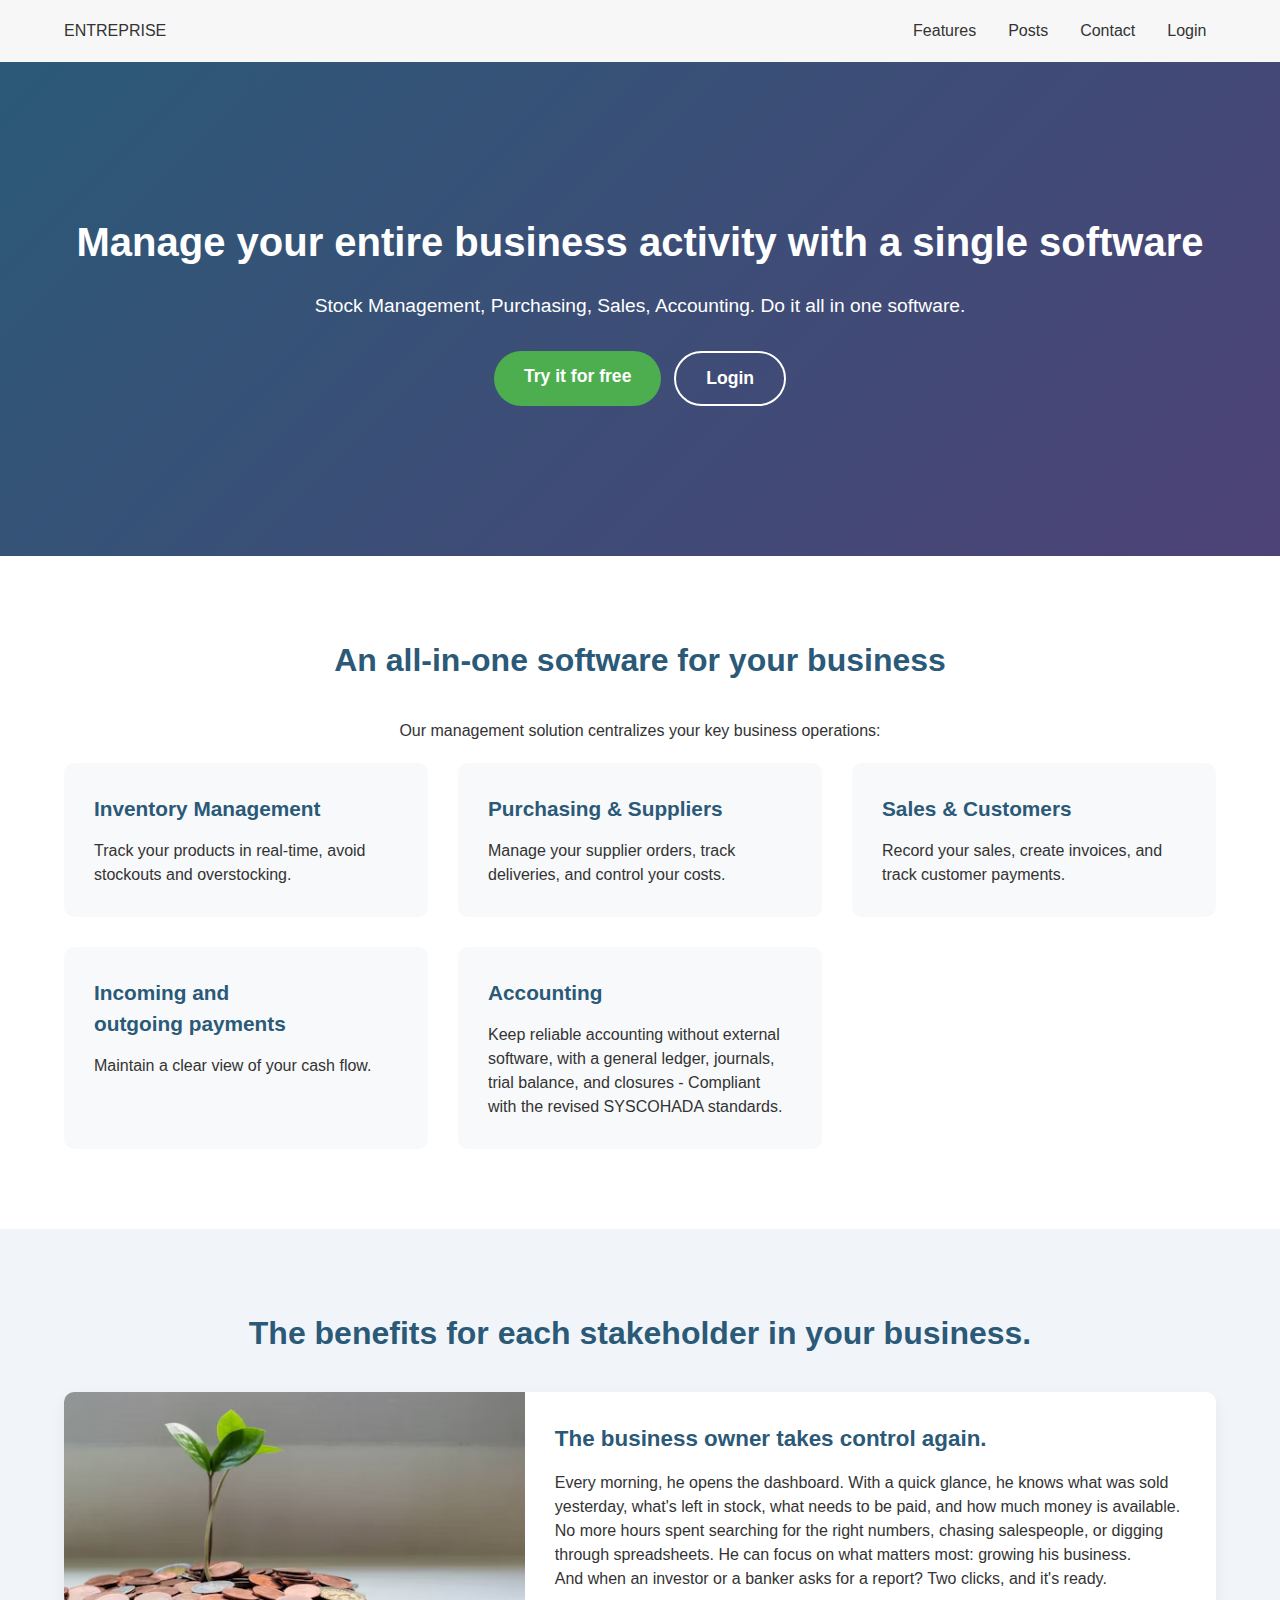
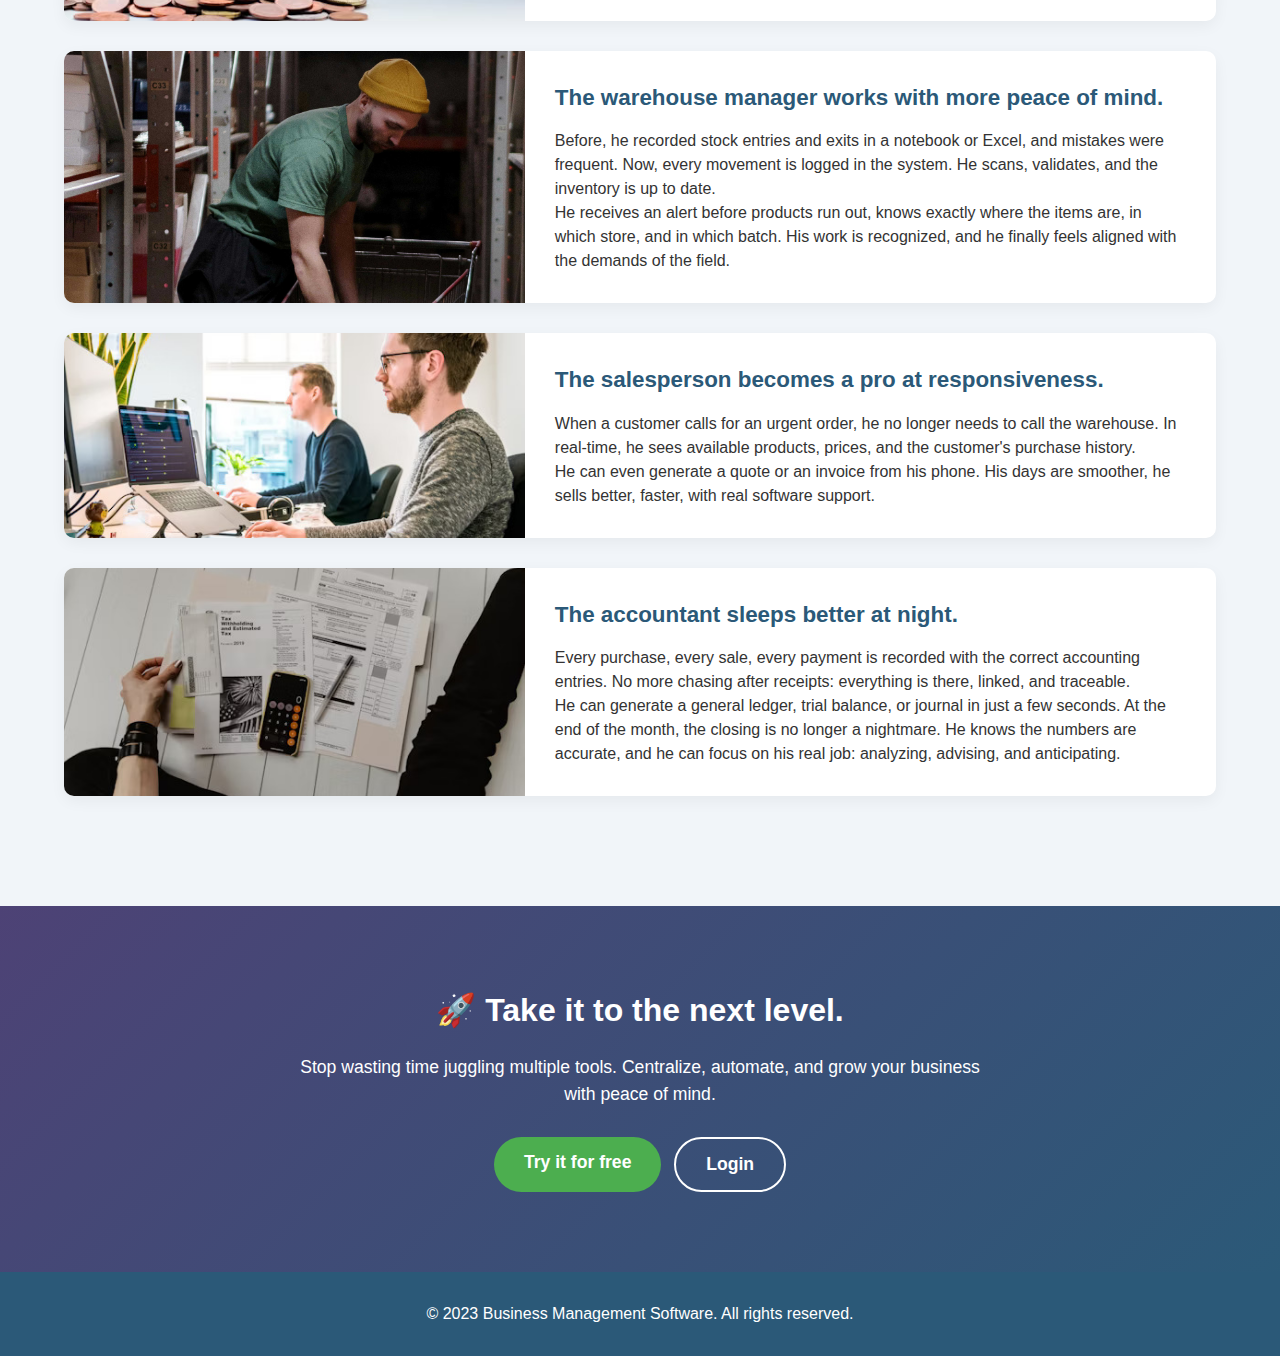
<file: index.html>
<!DOCTYPE html>
<html lang="en">
  <head>
    <meta charset="UTF-8" />
    <meta name="viewport" content="width=device-width, initial-scale=1.0" />
    <link rel="stylesheet" href="assets/css/styles.css" />
    <link rel="stylesheet" href="assets/css/welcome.css" />
    <title>All-in-One Business Management Software</title>
  </head>
  <body>
    <!-- Header -->
    <header class="grid-container">
      <div class="navigation">
        <a class="logo" href="index.html">ENTREPRISE</a>
        <nav class="navigation-menu grid-container">
          <ul>
            <li><a href="#">Features</a></li>
            <li><a href="#">Posts</a></li>
            <li><a href="#">Contact</a></li>
            <li><a href="login.html">Login</a></li>
          </ul>
        </nav>
        <div class="hamburger">
          <span></span>
          <span></span>
          <span></span>
        </div>
      </div>
    </header>

    <!-- CTA -->
    <div class="cta grid-container">
      <h1>Manage your entire business activity with a single software</h1>
      <p>
        Stock Management, Purchasing, Sales, Accounting. Do it all in one
        software.
      </p>
      <div class="cta-buttons">
        <a href="register.html" class="cta-button">Try it for free</a>
        <a href="login.html" class="cta-button secondary">Login</a>
      </div>
    </div>

    <!-- Features -->
    <section class="features grid-container">
      <h2 class="title">An all-in-one software for your business</h2>
      <p class="subtitle">
        Our management solution centralizes your key business operations:
      </p>

      <div class="features-grid">
        <div class="feature-card">
          <h3>Inventory Management</h3>
          <p>
            Track your products in real-time, avoid stockouts and overstocking.
          </p>
        </div>

        <div class="feature-card">
          <h3>Purchasing & Suppliers</h3>
          <p>
            Manage your supplier orders, track deliveries, and control your
            costs.
          </p>
        </div>

        <div class="feature-card">
          <h3>Sales & Customers</h3>
          <p>
            Record your sales, create invoices, and track customer payments.
          </p>
        </div>

        <div class="feature-card">
          <h3>Incoming and outgoing payments</h3>
          <p>Maintain a clear view of your cash flow.</p>
        </div>

        <div class="feature-card">
          <h3>Accounting</h3>
          <p>
            Keep reliable accounting without external software, with a general
            ledger, journals, trial balance, and closures - Compliant with the
            revised SYSCOHADA standards.
          </p>
        </div>
      </div>
    </section>

    <!-- Why -->
    <section class="why grid-container">
      <h2 class="title">The benefits for each stakeholder in your business.</h2>

      <div class="why-card">
        <div class="why-image why-ceo"></div>
        <div class="why-content">
          <h3>The business owner takes control again.</h3>
          <p>
            Every morning, he opens the dashboard. With a quick glance, he knows
            what was sold yesterday, what's left in stock, what needs to be
            paid, and how much money is available.
          </p>
          <p>
            No more hours spent searching for the right numbers, chasing
            salespeople, or digging through spreadsheets. He can focus on what
            matters most: growing his business.
          </p>
          <p>
            And when an investor or a banker asks for a report? Two clicks, and
            it's ready.
          </p>
        </div>
      </div>

      <div class="why-card">
        <div class="why-image why-stocker"></div>
        <div class="why-content">
          <h3>The warehouse manager works with more peace of mind.</h3>
          <p>
            Before, he recorded stock entries and exits in a notebook or Excel,
            and mistakes were frequent. Now, every movement is logged in the
            system. He scans, validates, and the inventory is up to date.
          </p>
          <p>
            He receives an alert before products run out, knows exactly where
            the items are, in which store, and in which batch. His work is
            recognized, and he finally feels aligned with the demands of the
            field.
          </p>
        </div>
      </div>

      <div class="why-card">
        <div class="why-image why-sales"></div>
        <div class="why-content">
          <h3>The salesperson becomes a pro at responsiveness.</h3>
          <p>
            When a customer calls for an urgent order, he no longer needs to
            call the warehouse. In real-time, he sees available products,
            prices, and the customer's purchase history.
          </p>
          <p>
            He can even generate a quote or an invoice from his phone. His days
            are smoother, he sells better, faster, with real software support.
          </p>
        </div>
      </div>

      <div class="why-card">
        <div class="why-image why-accountant"></div>
        <div class="why-content">
          <h3>The accountant sleeps better at night.</h3>
          <p>
            Every purchase, every sale, every payment is recorded with the
            correct accounting entries. No more chasing after receipts:
            everything is there, linked, and traceable.
          </p>
          <p>
            He can generate a general ledger, trial balance, or journal in just
            a few seconds. At the end of the month, the closing is no longer a
            nightmare. He knows the numbers are accurate, and he can focus on
            his real job: analyzing, advising, and anticipating.
          </p>
        </div>
      </div>
    </section>

    <!-- Try -->
    <section class="try grid-container" id="demo">
      <h2 class="title">🚀 Take it to the next level.</h2>
      <p class="subtitle">
        Stop wasting time juggling multiple tools. Centralize, automate, and
        grow your business with peace of mind.
      </p>
      <div class="cta-buttons">
        <a href="register.html" class="cta-button">Try it for free</a>
        <a href="login.html" class="cta-button secondary">Login</a>
      </div>
    </section>

    <footer class="grid-container">
      <p>© 2023 Business Management Software. All rights reserved.</p>
    </footer>

    <script src="assets/js/main.js"></script>
  </body>
</html>
</file>
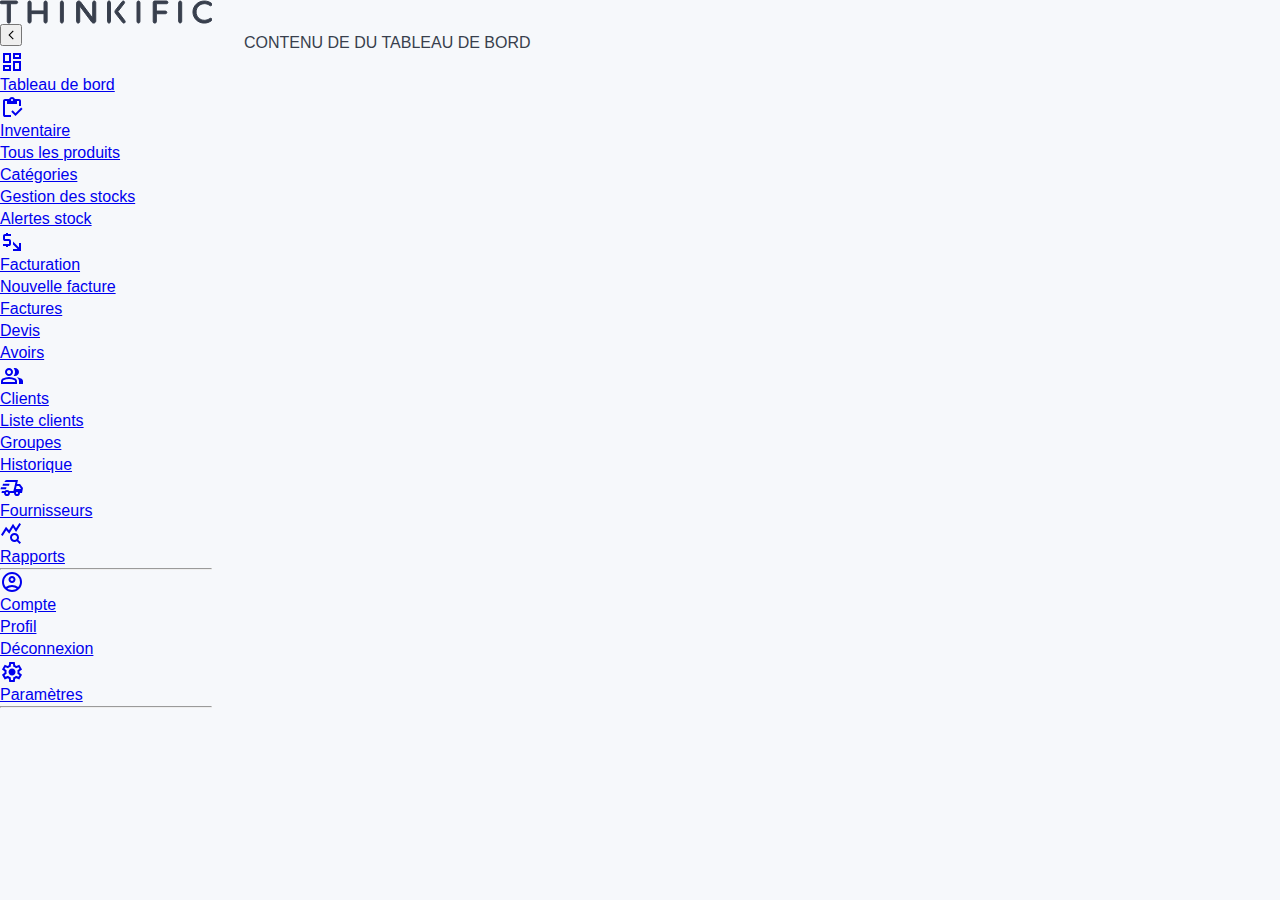
<file: admin.html>
<!DOCTYPE html>
<html lang="en">
  <head>
    <meta charset="UTF-8" />
    <meta name="viewport" content="width=device-width, initial-scale=1.0" />
    <title>Welcome to the admin page</title>
    <link
      rel="stylesheet"
      href="https://cdnjs.cloudflare.com/ajax/libs/font-awesome/6.4.0/css/all.min.css"
    />
    <link rel="stylesheet" href="assets/css/styles.css" />
    <link rel="stylesheet" href="assets/css/admin.css" />
  </head>
  <body>
    <div class="admin-container">
      <!-- Barre latérale -->
      <aside class="sidebar">
        <div class="sidebar-header">
          <img class="logo" src="assets/images/logo.svg" alt="Logo" />
          <button class="toggle-btn">
            <svg
              xmlns="http://www.w3.org/2000/svg"
              height="18px"
              viewBox="0 -960 960 960"
              width="18px"
              fill="currentColor"
            >
              <path d="M580-240 340-480l240-240 43 43-197 197 197 197-43 43Z" />
            </svg>
          </button>
        </div>

        <nav class="sidebar-nav">
          <ul>
            <li class="active">
              <a href="#">
                <svg
                  xmlns="http://www.w3.org/2000/svg"
                  height="24px"
                  viewBox="0 -960 960 960"
                  width="24px"
                  fill="currentColor"
                >
                  <path
                    d="M520-600v-240h320v240H520ZM120-440v-400h320v400H120Zm400 320v-400h320v400H520Zm-400 0v-240h320v240H120Zm80-400h160v-240H200v240Zm400 320h160v-240H600v240Zm0-480h160v-80H600v80ZM200-200h160v-80H200v80Zm160-320Zm240-160Zm0 240ZM360-280Z"
                  />
                </svg>
                <span>Tableau de bord</span>
              </a>
            </li>
            <li class="has-submenu">
              <a href="#">
                <svg
                  xmlns="http://www.w3.org/2000/svg"
                  height="24px"
                  viewBox="0 -960 960 960"
                  width="24px"
                  fill="currentColor"
                >
                  <path
                    d="M620-163 450-333l56-56 114 114 226-226 56 56-282 282Zm220-397h-80v-200h-80v120H280v-120h-80v560h240v80H200q-33 0-56.5-23.5T120-200v-560q0-33 23.5-56.5T200-840h167q11-35 43-57.5t70-22.5q40 0 71.5 22.5T594-840h166q33 0 56.5 23.5T840-760v200ZM480-760q17 0 28.5-11.5T520-800q0-17-11.5-28.5T480-840q-17 0-28.5 11.5T440-800q0 17 11.5 28.5T480-760Z"
                  />
                </svg>
                <span>Inventaire</span>
              </a>
              <ul class="submenu">
                <li><a href="#">Tous les produits</a></li>
                <li><a href="#">Catégories</a></li>
                <li><a href="#">Gestion des stocks</a></li>
                <li><a href="#">Alertes stock</a></li>
              </ul>
            </li>
            <li class="has-submenu">
              <a href="#">
                <svg
                  xmlns="http://www.w3.org/2000/svg"
                  height="24px"
                  viewBox="0 -960 960 960"
                  width="24px"
                  fill="currentColor"
                >
                  <path
                    d="M520-120v-80h184L520-384v-112l240 240v-184h80v320H520ZM240-280v-40H120v-80h240v-120H200q-33 0-56.5-23.5T120-600v-120q0-33 23.5-56.5T200-800h40v-40h80v40h120v80H200v120h160q33 0 56.5 23.5T440-520v120q0 33-23.5 56.5T360-320h-40v40h-80Z"
                  />
                </svg>
                <span>Facturation</span>
              </a>
              <ul class="submenu">
                <li><a href="#">Nouvelle facture</a></li>
                <li><a href="#">Factures</a></li>
                <li><a href="#">Devis</a></li>
                <li><a href="#">Avoirs</a></li>
              </ul>
            </li>
            <li class="has-submenu">
              <a href="#">
                <svg
                  xmlns="http://www.w3.org/2000/svg"
                  height="24px"
                  viewBox="0 -960 960 960"
                  width="24px"
                  fill="currentColor"
                >
                  <path
                    d="M40-160v-112q0-34 17.5-62.5T104-378q62-31 126-46.5T360-440q66 0 130 15.5T616-378q29 15 46.5 43.5T680-272v112H40Zm720 0v-120q0-44-24.5-84.5T666-434q51 6 96 20.5t84 35.5q36 20 55 44.5t19 53.5v120H760ZM360-480q-66 0-113-47t-47-113q0-66 47-113t113-47q66 0 113 47t47 113q0 66-47 113t-113 47Zm400-160q0 66-47 113t-113 47q-11 0-28-2.5t-28-5.5q27-32 41.5-71t14.5-81q0-42-14.5-81T544-792q14-5 28-6.5t28-1.5q66 0 113 47t47 113ZM120-240h480v-32q0-11-5.5-20T580-306q-54-27-109-40.5T360-360q-56 0-111 13.5T140-306q-9 5-14.5 14t-5.5 20v32Zm240-320q33 0 56.5-23.5T440-640q0-33-23.5-56.5T360-720q-33 0-56.5 23.5T280-640q0 33 23.5 56.5T360-560Zm0 320Zm0-400Z"
                  />
                </svg>
                <span>Clients</span>
              </a>
              <ul class="submenu">
                <li><a href="#">Liste clients</a></li>
                <li><a href="#">Groupes</a></li>
                <li><a href="#">Historique</a></li>
              </ul>
            </li>
            <li>
              <a href="#">
                <svg
                  xmlns="http://www.w3.org/2000/svg"
                  height="24px"
                  viewBox="0 -960 960 960"
                  width="24px"
                  fill="currentColor"
                >
                  <path
                    d="M280-160q-50 0-85-35t-35-85H60l18-80h113q17-19 40-29.5t49-10.5q26 0 49 10.5t40 29.5h167l84-360H182l4-17q6-28 27.5-45.5T264-800h456l-37 160h117l120 160-40 200h-80q0 50-35 85t-85 35q-50 0-85-35t-35-85H400q0 50-35 85t-85 35Zm357-280h193l4-21-74-99h-95l-28 120Zm-19-273 2-7-84 360 2-7 34-146 46-200ZM20-427l20-80h220l-20 80H20Zm80-146 20-80h260l-20 80H100Zm180 333q17 0 28.5-11.5T320-280q0-17-11.5-28.5T280-320q-17 0-28.5 11.5T240-280q0 17 11.5 28.5T280-240Zm400 0q17 0 28.5-11.5T720-280q0-17-11.5-28.5T680-320q-17 0-28.5 11.5T640-280q0 17 11.5 28.5T680-240Z"
                  />
                </svg>
                <span>Fournisseurs</span>
              </a>
            </li>
            <li>
              <a href="#">
                <svg
                  xmlns="http://www.w3.org/2000/svg"
                  height="24px"
                  viewBox="0 -960 960 960"
                  width="24px"
                  fill="currentColor"
                >
                  <path
                    d="m105-399-65-47 200-320 120 140 160-260 120 180 135-214 65 47-198 314-119-179-152 247-121-141-145 233Zm475 159q42 0 71-29t29-71q0-42-29-71t-71-29q-42 0-71 29t-29 71q0 42 29 71t71 29ZM784-80 676-188q-21 14-45.5 21t-50.5 7q-75 0-127.5-52.5T400-340q0-75 52.5-127.5T580-520q75 0 127.5 52.5T760-340q0 26-7 50.5T732-244l108 108-56 56Z"
                  />
                </svg>
                <span>Rapports</span>
              </a>
            </li>
            <hr class="sidebar-line" />
            <li class="has-submenu">
              <a href="#">
                <svg
                  xmlns="http://www.w3.org/2000/svg"
                  height="24px"
                  viewBox="0 -960 960 960"
                  width="24px"
                  fill="currentColor"
                >
                  <path
                    d="M234-276q51-39 114-61.5T480-360q69 0 132 22.5T726-276q35-41 54.5-93T800-480q0-133-93.5-226.5T480-800q-133 0-226.5 93.5T160-480q0 59 19.5 111t54.5 93Zm246-164q-59 0-99.5-40.5T340-580q0-59 40.5-99.5T480-720q59 0 99.5 40.5T620-580q0 59-40.5 99.5T480-440Zm0 360q-83 0-156-31.5T197-197q-54-54-85.5-127T80-480q0-83 31.5-156T197-763q54-54 127-85.5T480-880q83 0 156 31.5T763-763q54 54 85.5 127T880-480q0 83-31.5 156T763-197q-54 54-127 85.5T480-80Zm0-80q53 0 100-15.5t86-44.5q-39-29-86-44.5T480-280q-53 0-100 15.5T294-220q39 29 86 44.5T480-160Zm0-360q26 0 43-17t17-43q0-26-17-43t-43-17q-26 0-43 17t-17 43q0 26 17 43t43 17Zm0-60Zm0 360Z"
                  />
                </svg>
                <span>Compte</span>
              </a>
              <ul class="submenu">
                <li><a href="#">Profil</a></li>
                <li><a href="#">Déconnexion</a></li>
              </ul>
            </li>
            <li>
              <a href="#">
                <svg
                  xmlns="http://www.w3.org/2000/svg"
                  height="24px"
                  viewBox="0 -960 960 960"
                  width="24px"
                  fill="currentColor"
                >
                  <path
                    d="m370-80-16-128q-13-5-24.5-12T307-235l-119 50L78-375l103-78q-1-7-1-13.5v-27q0-6.5 1-13.5L78-585l110-190 119 50q11-8 23-15t24-12l16-128h220l16 128q13 5 24.5 12t22.5 15l119-50 110 190-103 78q1 7 1 13.5v27q0 6.5-2 13.5l103 78-110 190-118-50q-11 8-23 15t-24 12L590-80H370Zm70-80h79l14-106q31-8 57.5-23.5T639-327l99 41 39-68-86-65q5-14 7-29.5t2-31.5q0-16-2-31.5t-7-29.5l86-65-39-68-99 42q-22-23-48.5-38.5T533-694l-13-106h-79l-14 106q-31 8-57.5 23.5T321-633l-99-41-39 68 86 64q-5 15-7 30t-2 32q0 16 2 31t7 30l-86 65 39 68 99-42q22 23 48.5 38.5T427-266l13 106Zm42-180q58 0 99-41t41-99q0-58-41-99t-99-41q-59 0-99.5 41T342-480q0 58 40.5 99t99.5 41Zm-2-140Z"
                  />
                </svg>
                <span>Paramètres</span>
              </a>
            </li>
            <hr class="sidebar-line" />
          </ul>
        </nav>

        <div class="sidebar-footer"></div>
      </aside>

      <!-- Overlay -->
      <div class="overlay"></div>

      <!-- Contenu principal -->
      <main class="main-content">CONTENU DE DU TABLEAU DE BORD</main>
    </div>

    <script src="assets/js/admin.js"></script>
  </body>
</html>
</file>
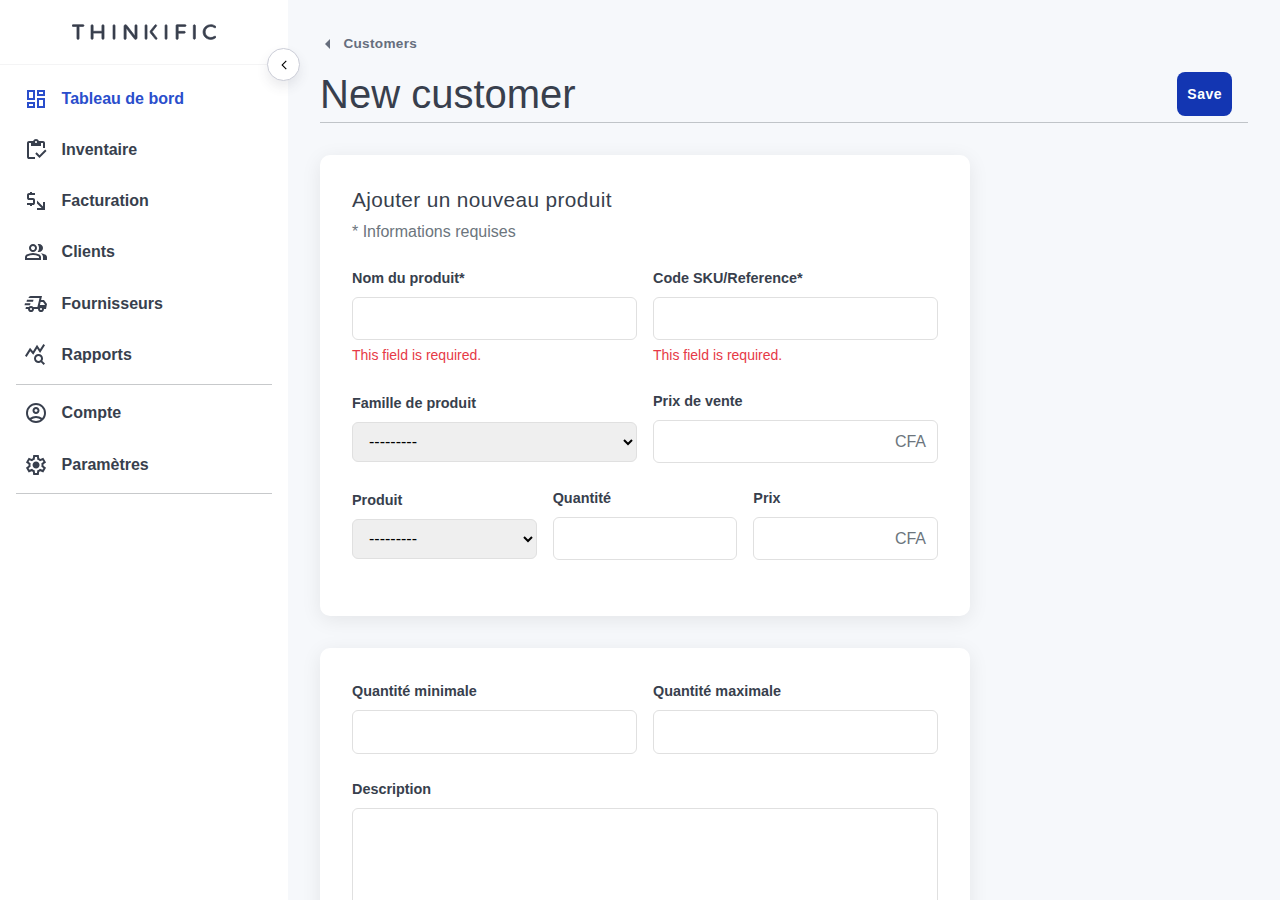
<file: create.html>
<!DOCTYPE html>
<html lang="en">
  <head>
    <meta charset="UTF-8" />
    <meta name="viewport" content="width=device-width, initial-scale=1.0" />
    <title>Welcome to the admin page</title>
    <link
      rel="stylesheet"
      href="https://cdnjs.cloudflare.com/ajax/libs/font-awesome/6.4.0/css/all.min.css"
    />
    <link rel="stylesheet" href="assets/css/styles.css" />
    <link rel="stylesheet" href="assets/css/admin.css" />
    <link rel="stylesheet" href="assets/css/sidebar.css" />
    <link rel="stylesheet" href="assets/css/forms.css" />
  </head>
  <body>
    <div class="admin-container">
      <!-- Barre latérale -->
      <aside class="sidebar">
        <div class="sidebar-header">
          <img class="logo" src="assets/images/logo.svg" alt="Logo" />
          <button class="toggle-btn">
            <svg
              xmlns="http://www.w3.org/2000/svg"
              height="18px"
              viewBox="0 -960 960 960"
              width="18px"
              fill="currentColor"
            >
              <path d="M580-240 340-480l240-240 43 43-197 197 197 197-43 43Z" />
            </svg>
          </button>
        </div>

        <nav class="sidebar-nav">
          <ul>
            <li class="active">
              <a href="#">
                <svg
                  xmlns="http://www.w3.org/2000/svg"
                  height="24px"
                  viewBox="0 -960 960 960"
                  width="24px"
                  fill="currentColor"
                >
                  <path
                    d="M520-600v-240h320v240H520ZM120-440v-400h320v400H120Zm400 320v-400h320v400H520Zm-400 0v-240h320v240H120Zm80-400h160v-240H200v240Zm400 320h160v-240H600v240Zm0-480h160v-80H600v80ZM200-200h160v-80H200v80Zm160-320Zm240-160Zm0 240ZM360-280Z"
                  />
                </svg>
                <span>Tableau de bord</span>
              </a>
            </li>
            <li class="has-submenu">
              <a href="#">
                <svg
                  xmlns="http://www.w3.org/2000/svg"
                  height="24px"
                  viewBox="0 -960 960 960"
                  width="24px"
                  fill="currentColor"
                >
                  <path
                    d="M620-163 450-333l56-56 114 114 226-226 56 56-282 282Zm220-397h-80v-200h-80v120H280v-120h-80v560h240v80H200q-33 0-56.5-23.5T120-200v-560q0-33 23.5-56.5T200-840h167q11-35 43-57.5t70-22.5q40 0 71.5 22.5T594-840h166q33 0 56.5 23.5T840-760v200ZM480-760q17 0 28.5-11.5T520-800q0-17-11.5-28.5T480-840q-17 0-28.5 11.5T440-800q0 17 11.5 28.5T480-760Z"
                  />
                </svg>
                <span>Inventaire</span>
              </a>
              <ul class="submenu">
                <li><a href="#">Tous les produits</a></li>
                <li><a href="#">Catégories</a></li>
                <li><a href="#">Gestion des stocks</a></li>
                <li><a href="#">Alertes stock</a></li>
              </ul>
            </li>
            <li class="has-submenu">
              <a href="#">
                <svg
                  xmlns="http://www.w3.org/2000/svg"
                  height="24px"
                  viewBox="0 -960 960 960"
                  width="24px"
                  fill="currentColor"
                >
                  <path
                    d="M520-120v-80h184L520-384v-112l240 240v-184h80v320H520ZM240-280v-40H120v-80h240v-120H200q-33 0-56.5-23.5T120-600v-120q0-33 23.5-56.5T200-800h40v-40h80v40h120v80H200v120h160q33 0 56.5 23.5T440-520v120q0 33-23.5 56.5T360-320h-40v40h-80Z"
                  />
                </svg>
                <span>Facturation</span>
              </a>
              <ul class="submenu">
                <li><a href="#">Nouvelle facture</a></li>
                <li><a href="#">Factures</a></li>
                <li><a href="#">Devis</a></li>
                <li><a href="#">Avoirs</a></li>
              </ul>
            </li>
            <li class="has-submenu">
              <a href="#">
                <svg
                  xmlns="http://www.w3.org/2000/svg"
                  height="24px"
                  viewBox="0 -960 960 960"
                  width="24px"
                  fill="currentColor"
                >
                  <path
                    d="M40-160v-112q0-34 17.5-62.5T104-378q62-31 126-46.5T360-440q66 0 130 15.5T616-378q29 15 46.5 43.5T680-272v112H40Zm720 0v-120q0-44-24.5-84.5T666-434q51 6 96 20.5t84 35.5q36 20 55 44.5t19 53.5v120H760ZM360-480q-66 0-113-47t-47-113q0-66 47-113t113-47q66 0 113 47t47 113q0 66-47 113t-113 47Zm400-160q0 66-47 113t-113 47q-11 0-28-2.5t-28-5.5q27-32 41.5-71t14.5-81q0-42-14.5-81T544-792q14-5 28-6.5t28-1.5q66 0 113 47t47 113ZM120-240h480v-32q0-11-5.5-20T580-306q-54-27-109-40.5T360-360q-56 0-111 13.5T140-306q-9 5-14.5 14t-5.5 20v32Zm240-320q33 0 56.5-23.5T440-640q0-33-23.5-56.5T360-720q-33 0-56.5 23.5T280-640q0 33 23.5 56.5T360-560Zm0 320Zm0-400Z"
                  />
                </svg>
                <span>Clients</span>
              </a>
              <ul class="submenu">
                <li><a href="#">Liste clients</a></li>
                <li><a href="#">Groupes</a></li>
                <li><a href="#">Historique</a></li>
              </ul>
            </li>
            <li>
              <a href="#">
                <svg
                  xmlns="http://www.w3.org/2000/svg"
                  height="24px"
                  viewBox="0 -960 960 960"
                  width="24px"
                  fill="currentColor"
                >
                  <path
                    d="M280-160q-50 0-85-35t-35-85H60l18-80h113q17-19 40-29.5t49-10.5q26 0 49 10.5t40 29.5h167l84-360H182l4-17q6-28 27.5-45.5T264-800h456l-37 160h117l120 160-40 200h-80q0 50-35 85t-85 35q-50 0-85-35t-35-85H400q0 50-35 85t-85 35Zm357-280h193l4-21-74-99h-95l-28 120Zm-19-273 2-7-84 360 2-7 34-146 46-200ZM20-427l20-80h220l-20 80H20Zm80-146 20-80h260l-20 80H100Zm180 333q17 0 28.5-11.5T320-280q0-17-11.5-28.5T280-320q-17 0-28.5 11.5T240-280q0 17 11.5 28.5T280-240Zm400 0q17 0 28.5-11.5T720-280q0-17-11.5-28.5T680-320q-17 0-28.5 11.5T640-280q0 17 11.5 28.5T680-240Z"
                  />
                </svg>
                <span>Fournisseurs</span>
              </a>
            </li>
            <li>
              <a href="#">
                <svg
                  xmlns="http://www.w3.org/2000/svg"
                  height="24px"
                  viewBox="0 -960 960 960"
                  width="24px"
                  fill="currentColor"
                >
                  <path
                    d="m105-399-65-47 200-320 120 140 160-260 120 180 135-214 65 47-198 314-119-179-152 247-121-141-145 233Zm475 159q42 0 71-29t29-71q0-42-29-71t-71-29q-42 0-71 29t-29 71q0 42 29 71t71 29ZM784-80 676-188q-21 14-45.5 21t-50.5 7q-75 0-127.5-52.5T400-340q0-75 52.5-127.5T580-520q75 0 127.5 52.5T760-340q0 26-7 50.5T732-244l108 108-56 56Z"
                  />
                </svg>
                <span>Rapports</span>
              </a>
            </li>
            <hr class="sidebar-line" />
            <li class="has-submenu">
              <a href="#">
                <svg
                  xmlns="http://www.w3.org/2000/svg"
                  height="24px"
                  viewBox="0 -960 960 960"
                  width="24px"
                  fill="currentColor"
                >
                  <path
                    d="M234-276q51-39 114-61.5T480-360q69 0 132 22.5T726-276q35-41 54.5-93T800-480q0-133-93.5-226.5T480-800q-133 0-226.5 93.5T160-480q0 59 19.5 111t54.5 93Zm246-164q-59 0-99.5-40.5T340-580q0-59 40.5-99.5T480-720q59 0 99.5 40.5T620-580q0 59-40.5 99.5T480-440Zm0 360q-83 0-156-31.5T197-197q-54-54-85.5-127T80-480q0-83 31.5-156T197-763q54-54 127-85.5T480-880q83 0 156 31.5T763-763q54 54 85.5 127T880-480q0 83-31.5 156T763-197q-54 54-127 85.5T480-80Zm0-80q53 0 100-15.5t86-44.5q-39-29-86-44.5T480-280q-53 0-100 15.5T294-220q39 29 86 44.5T480-160Zm0-360q26 0 43-17t17-43q0-26-17-43t-43-17q-26 0-43 17t-17 43q0 26 17 43t43 17Zm0-60Zm0 360Z"
                  />
                </svg>
                <span>Compte</span>
              </a>
              <ul class="submenu">
                <li><a href="#">Profil</a></li>
                <li><a href="#">Déconnexion</a></li>
              </ul>
            </li>
            <li>
              <a href="#">
                <svg
                  xmlns="http://www.w3.org/2000/svg"
                  height="24px"
                  viewBox="0 -960 960 960"
                  width="24px"
                  fill="currentColor"
                >
                  <path
                    d="m370-80-16-128q-13-5-24.5-12T307-235l-119 50L78-375l103-78q-1-7-1-13.5v-27q0-6.5 1-13.5L78-585l110-190 119 50q11-8 23-15t24-12l16-128h220l16 128q13 5 24.5 12t22.5 15l119-50 110 190-103 78q1 7 1 13.5v27q0 6.5-2 13.5l103 78-110 190-118-50q-11 8-23 15t-24 12L590-80H370Zm70-80h79l14-106q31-8 57.5-23.5T639-327l99 41 39-68-86-65q5-14 7-29.5t2-31.5q0-16-2-31.5t-7-29.5l86-65-39-68-99 42q-22-23-48.5-38.5T533-694l-13-106h-79l-14 106q-31 8-57.5 23.5T321-633l-99-41-39 68 86 64q-5 15-7 30t-2 32q0 16 2 31t7 30l-86 65 39 68 99-42q22 23 48.5 38.5T427-266l13 106Zm42-180q58 0 99-41t41-99q0-58-41-99t-99-41q-59 0-99.5 41T342-480q0 58 40.5 99t99.5 41Zm-2-140Z"
                  />
                </svg>
                <span>Paramètres</span>
              </a>
            </li>
            <hr class="sidebar-line" />
          </ul>
        </nav>

        <div class="sidebar-footer"></div>
      </aside>

      <div class="overlay"></div>

      <!-- Contenu principal -->
      <main class="main-content">
        <!-- Entete de page de detail -->
        <h6 class="breadcrumb">
          <a href="#">
            <svg
              xmlns="http://www.w3.org/2000/svg"
              height="24px"
              viewBox="0 -960 960 960"
              width="24px"
              fill="currentColor"
            >
              <path d="M560-280 360-480l200-200v400Z" />
            </svg>
            Customers
          </a>
        </h6>

        <!-- Topbar -->
        <header class="topbar">
          <div class="topbar-left">
            <a href="#" class="back-link">
              <svg
                xmlns="http://www.w3.org/2000/svg"
                height="24px"
                viewBox="0 -960 960 960"
                width="24px"
                fill="currentColor"
              >
                <path
                  d="m313-440 224 224-57 56-320-320 320-320 57 56-224 224h487v80H313Z"
                />
              </svg>
            </a>
            <h1 class="topbar-title">New customer</h1>
          </div>
          <div class="topbar-actions">
            <button class="btn primary">Save</button>
          </div>
        </header>

        <div class="page-content">
          <form action="#" method="post">
            <div class="form-wrapper">
              <div class="form-box">
                <div class="header">
                  <h2>Ajouter un nouveau produit</h2>
                  <p>* Informations requises</p>
                </div>
                <div class="form-row">
                  <div class="form-group">
                    <label for="id_name">Nom du produit*</label>
                    <input type="text" name="name" id="id_name" required />
                    <div class="error-message">
                      <ul class="errorlist">
                        <li>This field is required.</li>
                      </ul>
                    </div>
                  </div>
                  <div class="form-group">
                    <label for="id_code">Code SKU/Reference*</label>
                    <input type="text" name="code" id="id_code" />
                    <div class="error-message">
                      <ul class="errorlist">
                        <li>This field is required.</li>
                      </ul>
                    </div>
                  </div>
                </div>
                <div class="form-row">
                  <div class="form-group">
                    <label for="id_family">Famille de produit</label>
                    <select name="family" id="id_family">
                      <option value="" selected="">---------</option>
                      <option value="1">SANITAIRE</option>
                    </select>
                  </div>
                  <div class="form-group">
                    <label for="id_selling_price">Prix de vente</label>
                    <div class="input-with-icon">
                      <input
                        type="text"
                        name="selling_price"
                        id="id_selling_price"
                      />
                      <span class="currency-symbol">CFA</span>
                    </div>
                  </div>
                </div>
                <div class="form-row">
                  <div class="form-group">
                    <label for="id_family">Produit</label>
                    <select name="family" id="id_family">
                      <option value="" selected="">---------</option>
                      <option value="1">SANITAIRE</option>
                    </select>
                  </div>
                  <div class="form-group">
                    <label for="id_selling_price">Quantité</label>
                    <input
                      type="text"
                      name="selling_price"
                      id="id_selling_price"
                    />
                  </div>
                  <div class="form-group">
                    <label for="id_selling_price">Prix</label>
                    <div class="input-with-icon">
                      <input
                        type="text"
                        name="selling_price"
                        id="id_selling_price"
                      />
                      <span class="currency-symbol">CFA</span>
                    </div>
                  </div>
                </div>
              </div>
              <div class="form-box">
                <div class="form-row">
                  <div class="form-group">
                    <label for="id_min">Quantité minimale</label>
                    <input type="text" name="code" id="id_min" />
                  </div>
                  <div class="form-group">
                    <label for="id_max">Quantité maximale</label>
                    <input type="text" name="code" id="id_min" />
                  </div>
                </div>
                <div class="form-row">
                  <div class="form-group">
                    <label for="id_description">Description</label>
                    <textarea
                      name="description"
                      cols="40"
                      rows="10"
                      id="id_description"
                    ></textarea>
                  </div>
                </div>
                <div class="form-row">
                  <div class="form-group">
                    <label class="checkbox-label">
                      <input type="checkbox" name="is_active" checked="" />
                      <span class="checkmark"></span>
                      Produit actif
                    </label>
                  </div>
                </div>
              </div>
            </div>
          </form>
          <button class="btn primary">Add something</button>
        </div>
      </main>
    </div>

    <script src="assets/js/admin.js"></script>
  </body>
</html>
</file>
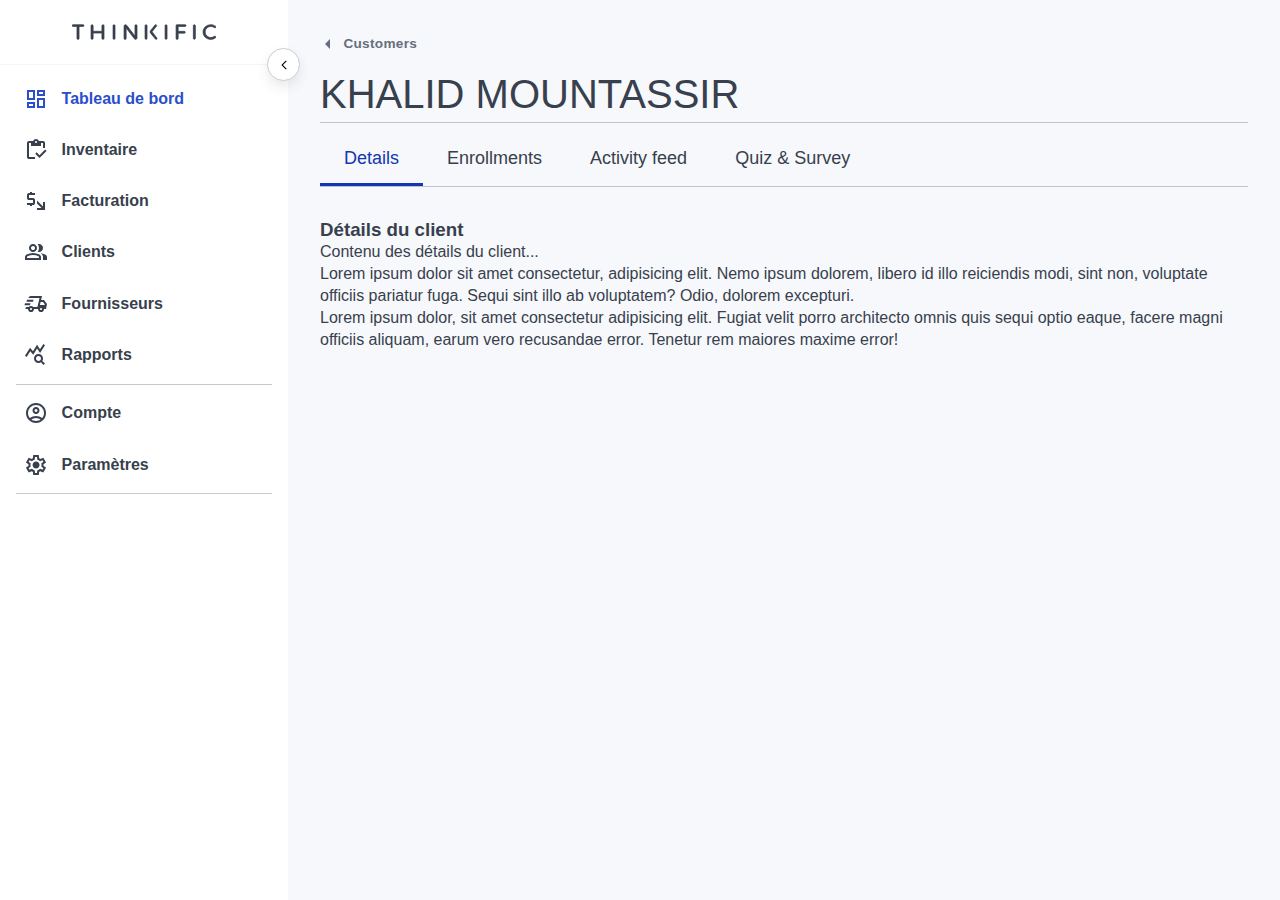
<file: details.html>
<!DOCTYPE html>
<html lang="en">
  <head>
    <meta charset="UTF-8" />
    <meta name="viewport" content="width=device-width, initial-scale=1.0" />
    <title>Welcome to the admin page</title>
    <link
      rel="stylesheet"
      href="https://cdnjs.cloudflare.com/ajax/libs/font-awesome/6.4.0/css/all.min.css"
    />
    <link rel="stylesheet" href="assets/css/styles.css" />
    <link rel="stylesheet" href="assets/css/admin.css" />
    <link rel="stylesheet" href="assets/css/sidebar.css" />
  </head>
  <body>
    <div class="admin-container">
      <!-- Barre latérale -->
      <aside class="sidebar">
        <div class="sidebar-header">
          <img class="logo" src="assets/images/logo.svg" alt="Logo" />
          <button class="toggle-btn">
            <svg
              xmlns="http://www.w3.org/2000/svg"
              height="18px"
              viewBox="0 -960 960 960"
              width="18px"
              fill="currentColor"
            >
              <path d="M580-240 340-480l240-240 43 43-197 197 197 197-43 43Z" />
            </svg>
          </button>
        </div>

        <nav class="sidebar-nav">
          <ul>
            <li class="active">
              <a href="#">
                <svg
                  xmlns="http://www.w3.org/2000/svg"
                  height="24px"
                  viewBox="0 -960 960 960"
                  width="24px"
                  fill="currentColor"
                >
                  <path
                    d="M520-600v-240h320v240H520ZM120-440v-400h320v400H120Zm400 320v-400h320v400H520Zm-400 0v-240h320v240H120Zm80-400h160v-240H200v240Zm400 320h160v-240H600v240Zm0-480h160v-80H600v80ZM200-200h160v-80H200v80Zm160-320Zm240-160Zm0 240ZM360-280Z"
                  />
                </svg>
                <span>Tableau de bord</span>
              </a>
            </li>
            <li class="has-submenu">
              <a href="#">
                <svg
                  xmlns="http://www.w3.org/2000/svg"
                  height="24px"
                  viewBox="0 -960 960 960"
                  width="24px"
                  fill="currentColor"
                >
                  <path
                    d="M620-163 450-333l56-56 114 114 226-226 56 56-282 282Zm220-397h-80v-200h-80v120H280v-120h-80v560h240v80H200q-33 0-56.5-23.5T120-200v-560q0-33 23.5-56.5T200-840h167q11-35 43-57.5t70-22.5q40 0 71.5 22.5T594-840h166q33 0 56.5 23.5T840-760v200ZM480-760q17 0 28.5-11.5T520-800q0-17-11.5-28.5T480-840q-17 0-28.5 11.5T440-800q0 17 11.5 28.5T480-760Z"
                  />
                </svg>
                <span>Inventaire</span>
              </a>
              <ul class="submenu">
                <li><a href="#">Tous les produits</a></li>
                <li><a href="#">Catégories</a></li>
                <li><a href="#">Gestion des stocks</a></li>
                <li><a href="#">Alertes stock</a></li>
              </ul>
            </li>
            <li class="has-submenu">
              <a href="#">
                <svg
                  xmlns="http://www.w3.org/2000/svg"
                  height="24px"
                  viewBox="0 -960 960 960"
                  width="24px"
                  fill="currentColor"
                >
                  <path
                    d="M520-120v-80h184L520-384v-112l240 240v-184h80v320H520ZM240-280v-40H120v-80h240v-120H200q-33 0-56.5-23.5T120-600v-120q0-33 23.5-56.5T200-800h40v-40h80v40h120v80H200v120h160q33 0 56.5 23.5T440-520v120q0 33-23.5 56.5T360-320h-40v40h-80Z"
                  />
                </svg>
                <span>Facturation</span>
              </a>
              <ul class="submenu">
                <li><a href="#">Nouvelle facture</a></li>
                <li><a href="#">Factures</a></li>
                <li><a href="#">Devis</a></li>
                <li><a href="#">Avoirs</a></li>
              </ul>
            </li>
            <li class="has-submenu">
              <a href="#">
                <svg
                  xmlns="http://www.w3.org/2000/svg"
                  height="24px"
                  viewBox="0 -960 960 960"
                  width="24px"
                  fill="currentColor"
                >
                  <path
                    d="M40-160v-112q0-34 17.5-62.5T104-378q62-31 126-46.5T360-440q66 0 130 15.5T616-378q29 15 46.5 43.5T680-272v112H40Zm720 0v-120q0-44-24.5-84.5T666-434q51 6 96 20.5t84 35.5q36 20 55 44.5t19 53.5v120H760ZM360-480q-66 0-113-47t-47-113q0-66 47-113t113-47q66 0 113 47t47 113q0 66-47 113t-113 47Zm400-160q0 66-47 113t-113 47q-11 0-28-2.5t-28-5.5q27-32 41.5-71t14.5-81q0-42-14.5-81T544-792q14-5 28-6.5t28-1.5q66 0 113 47t47 113ZM120-240h480v-32q0-11-5.5-20T580-306q-54-27-109-40.5T360-360q-56 0-111 13.5T140-306q-9 5-14.5 14t-5.5 20v32Zm240-320q33 0 56.5-23.5T440-640q0-33-23.5-56.5T360-720q-33 0-56.5 23.5T280-640q0 33 23.5 56.5T360-560Zm0 320Zm0-400Z"
                  />
                </svg>
                <span>Clients</span>
              </a>
              <ul class="submenu">
                <li><a href="#">Liste clients</a></li>
                <li><a href="#">Groupes</a></li>
                <li><a href="#">Historique</a></li>
              </ul>
            </li>
            <li>
              <a href="#">
                <svg
                  xmlns="http://www.w3.org/2000/svg"
                  height="24px"
                  viewBox="0 -960 960 960"
                  width="24px"
                  fill="currentColor"
                >
                  <path
                    d="M280-160q-50 0-85-35t-35-85H60l18-80h113q17-19 40-29.5t49-10.5q26 0 49 10.5t40 29.5h167l84-360H182l4-17q6-28 27.5-45.5T264-800h456l-37 160h117l120 160-40 200h-80q0 50-35 85t-85 35q-50 0-85-35t-35-85H400q0 50-35 85t-85 35Zm357-280h193l4-21-74-99h-95l-28 120Zm-19-273 2-7-84 360 2-7 34-146 46-200ZM20-427l20-80h220l-20 80H20Zm80-146 20-80h260l-20 80H100Zm180 333q17 0 28.5-11.5T320-280q0-17-11.5-28.5T280-320q-17 0-28.5 11.5T240-280q0 17 11.5 28.5T280-240Zm400 0q17 0 28.5-11.5T720-280q0-17-11.5-28.5T680-320q-17 0-28.5 11.5T640-280q0 17 11.5 28.5T680-240Z"
                  />
                </svg>
                <span>Fournisseurs</span>
              </a>
            </li>
            <li>
              <a href="#">
                <svg
                  xmlns="http://www.w3.org/2000/svg"
                  height="24px"
                  viewBox="0 -960 960 960"
                  width="24px"
                  fill="currentColor"
                >
                  <path
                    d="m105-399-65-47 200-320 120 140 160-260 120 180 135-214 65 47-198 314-119-179-152 247-121-141-145 233Zm475 159q42 0 71-29t29-71q0-42-29-71t-71-29q-42 0-71 29t-29 71q0 42 29 71t71 29ZM784-80 676-188q-21 14-45.5 21t-50.5 7q-75 0-127.5-52.5T400-340q0-75 52.5-127.5T580-520q75 0 127.5 52.5T760-340q0 26-7 50.5T732-244l108 108-56 56Z"
                  />
                </svg>
                <span>Rapports</span>
              </a>
            </li>
            <hr class="sidebar-line" />
            <li class="has-submenu">
              <a href="#">
                <svg
                  xmlns="http://www.w3.org/2000/svg"
                  height="24px"
                  viewBox="0 -960 960 960"
                  width="24px"
                  fill="currentColor"
                >
                  <path
                    d="M234-276q51-39 114-61.5T480-360q69 0 132 22.5T726-276q35-41 54.5-93T800-480q0-133-93.5-226.5T480-800q-133 0-226.5 93.5T160-480q0 59 19.5 111t54.5 93Zm246-164q-59 0-99.5-40.5T340-580q0-59 40.5-99.5T480-720q59 0 99.5 40.5T620-580q0 59-40.5 99.5T480-440Zm0 360q-83 0-156-31.5T197-197q-54-54-85.5-127T80-480q0-83 31.5-156T197-763q54-54 127-85.5T480-880q83 0 156 31.5T763-763q54 54 85.5 127T880-480q0 83-31.5 156T763-197q-54 54-127 85.5T480-80Zm0-80q53 0 100-15.5t86-44.5q-39-29-86-44.5T480-280q-53 0-100 15.5T294-220q39 29 86 44.5T480-160Zm0-360q26 0 43-17t17-43q0-26-17-43t-43-17q-26 0-43 17t-17 43q0 26 17 43t43 17Zm0-60Zm0 360Z"
                  />
                </svg>
                <span>Compte</span>
              </a>
              <ul class="submenu">
                <li><a href="#">Profil</a></li>
                <li><a href="#">Déconnexion</a></li>
              </ul>
            </li>
            <li>
              <a href="#">
                <svg
                  xmlns="http://www.w3.org/2000/svg"
                  height="24px"
                  viewBox="0 -960 960 960"
                  width="24px"
                  fill="currentColor"
                >
                  <path
                    d="m370-80-16-128q-13-5-24.5-12T307-235l-119 50L78-375l103-78q-1-7-1-13.5v-27q0-6.5 1-13.5L78-585l110-190 119 50q11-8 23-15t24-12l16-128h220l16 128q13 5 24.5 12t22.5 15l119-50 110 190-103 78q1 7 1 13.5v27q0 6.5-2 13.5l103 78-110 190-118-50q-11 8-23 15t-24 12L590-80H370Zm70-80h79l14-106q31-8 57.5-23.5T639-327l99 41 39-68-86-65q5-14 7-29.5t2-31.5q0-16-2-31.5t-7-29.5l86-65-39-68-99 42q-22-23-48.5-38.5T533-694l-13-106h-79l-14 106q-31 8-57.5 23.5T321-633l-99-41-39 68 86 64q-5 15-7 30t-2 32q0 16 2 31t7 30l-86 65 39 68 99-42q22 23 48.5 38.5T427-266l13 106Zm42-180q58 0 99-41t41-99q0-58-41-99t-99-41q-59 0-99.5 41T342-480q0 58 40.5 99t99.5 41Zm-2-140Z"
                  />
                </svg>
                <span>Paramètres</span>
              </a>
            </li>
            <hr class="sidebar-line" />
          </ul>
        </nav>

        <div class="sidebar-footer"></div>
      </aside>

      <div class="overlay"></div>

      <!-- Contenu principal -->
      <main class="main-content">
        <!-- Entete de page de detail -->
        <h6 class="breadcrumb">
          <a href="#">
            <svg
              xmlns="http://www.w3.org/2000/svg"
              height="24px"
              viewBox="0 -960 960 960"
              width="24px"
              fill="currentColor"
            >
              <path d="M560-280 360-480l200-200v400Z" />
            </svg>
            Customers
          </a>
        </h6>
        <header class="topbar">
          <div class="topbar-left">
            <button class="mobile-toggle">
              <svg
                aria-hidden="true"
                focusable="false"
                width="24"
                height="24"
                preserveAspectRatio="none"
                viewBox="0 0 24 24"
                fill="currentColor"
              >
                <path
                  transform="scale(1 1)"
                  d="M4.5 7h15v1.68h-15V7zm0 5.82v-1.64h15v1.64h-15zm0 4.18v-1.68h15V17h-15z"
                ></path>
              </svg>
            </button>
            <h1 class="topbar-title">KHALID MOUNTASSIR</h1>
          </div>
          <div class="topbar-actions details">
            <button class="btn primary">
              <svg
                xmlns="http://www.w3.org/2000/svg"
                height="24px"
                viewBox="0 -960 960 960"
                width="24px"
                fill="currentColor"
              >
                <path
                  d="M200-200h57l391-391-57-57-391 391v57Zm-80 80v-170l528-527q12-11 26.5-17t30.5-6q16 0 31 6t26 18l55 56q12 11 17.5 26t5.5 30q0 16-5.5 30.5T817-647L290-120H120Zm640-584-56-56 56 56Zm-141 85-28-29 57 57-29-28Z"
                />
              </svg>
            </button>
          </div>
        </header>

        <div class="page-content">
          <!-- Navigation entre rubrique de l'objet visualise (client, fournisseur, ...) -->
          <div class="nav-tabs-wrapper">
            <ul class="nav-tabs">
              <li class="nav-item">
                <a class="nav-link active" data-target="details" href="#"
                  >Details</a
                >
              </li>
              <li class="nav-item">
                <a class="nav-link" data-target="enrollments" href="#"
                  >Enrollments</a
                >
              </li>
              <li class="nav-item">
                <a class="nav-link" data-target="activity-feed" href="#"
                  >Activity feed</a
                >
              </li>
              <li class="nav-item">
                <a class="nav-link" data-target="quiz-survey" href="#"
                  >Quiz & Survey</a
                >
              </li>
            </ul>
          </div>
          <!-- Contenu des onglets -->
          <div class="tab-content">
            <div class="tab-pane active" id="details">
              <h3>Détails du client</h3>
              <p>Contenu des détails du client...</p>
              <p>
                Lorem ipsum dolor sit amet consectetur, adipisicing elit. Nemo
                ipsum dolorem, libero id illo reiciendis modi, sint non,
                voluptate officiis pariatur fuga. Sequi sint illo ab voluptatem?
                Odio, dolorem excepturi.
              </p>
              <p>
                Lorem ipsum dolor, sit amet consectetur adipisicing elit. Fugiat
                velit porro architecto omnis quis sequi optio eaque, facere
                magni officiis aliquam, earum vero recusandae error. Tenetur rem
                maiores maxime error!
              </p>
            </div>
            <div class="tab-pane" id="enrollments">
              <h3>Enrollments</h3>
              <p>Contenu des enrollments...</p>
            </div>
            <div class="tab-pane" id="activity-feed">
              <h3>Activity feed</h3>
              <p>Contenu de l'activity feed...</p>
            </div>
            <div class="tab-pane" id="quiz-survey">
              <h3>Quiz & Survey</h3>
              <p>Contenu des quiz et surveys...</p>
            </div>
          </div>
        </div>
      </main>
    </div>

    <script src="assets/js/admin.js"></script>
  </body>
</html>
</file>
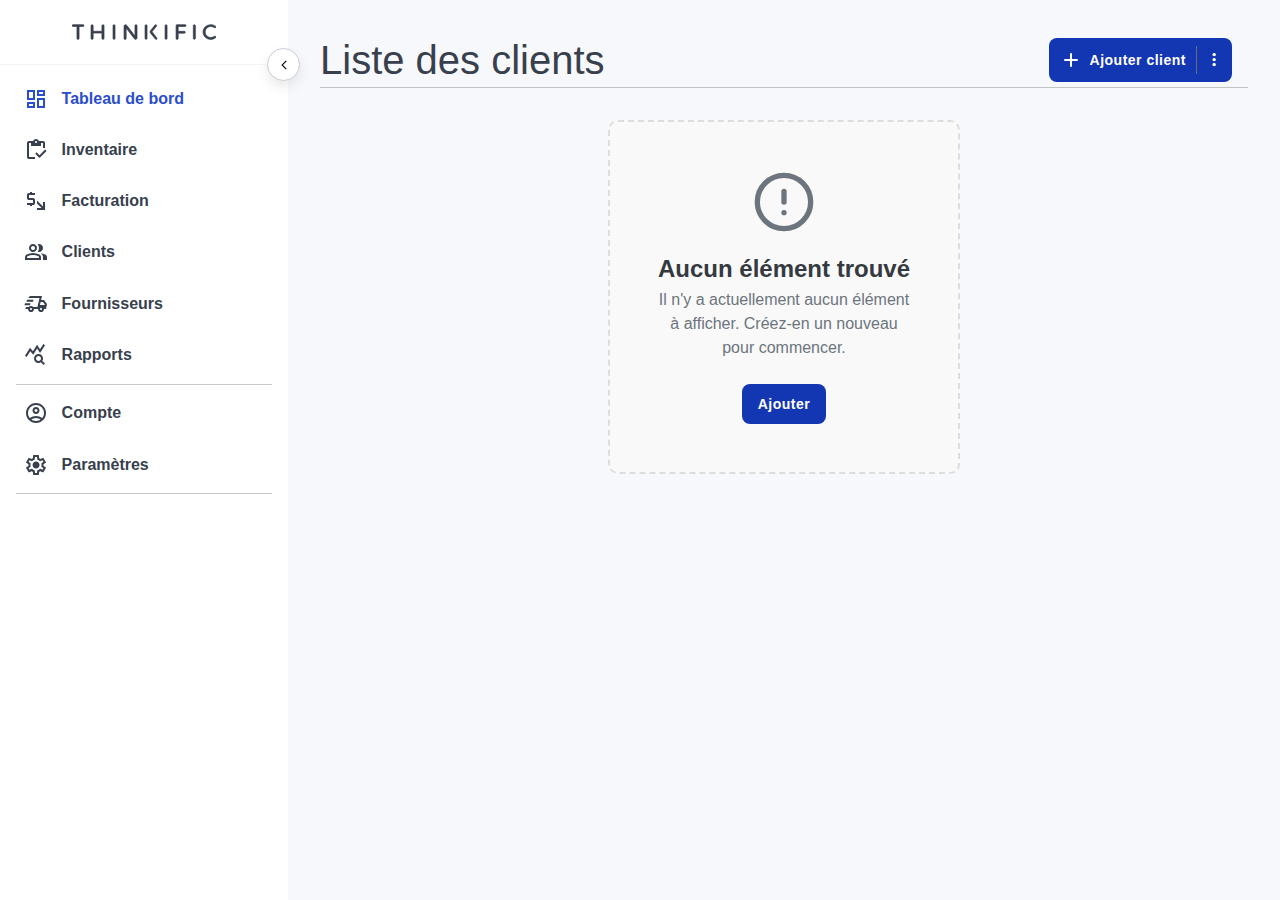
<file: empty-list.html>
<!DOCTYPE html>
<html lang="en">
  <head>
    <meta charset="UTF-8" />
    <meta name="viewport" content="width=device-width, initial-scale=1.0" />
    <title>Welcome to the admin page</title>
    <link
      rel="stylesheet"
      href="https://cdnjs.cloudflare.com/ajax/libs/font-awesome/6.4.0/css/all.min.css"
    />
    <link rel="stylesheet" href="assets/css/styles.css" />
    <link rel="stylesheet" href="assets/css/admin.css" />
    <link rel="stylesheet" href="assets/css/sidebar.css" />
  </head>
  <body>
    <div class="admin-container">
      <!-- Barre latérale -->
      <aside class="sidebar">
        <div class="sidebar-header">
          <img class="logo" src="assets/images/logo.svg" alt="Logo" />
          <button class="toggle-btn">
            <svg
              xmlns="http://www.w3.org/2000/svg"
              height="18px"
              viewBox="0 -960 960 960"
              width="18px"
              fill="currentColor"
            >
              <path d="M580-240 340-480l240-240 43 43-197 197 197 197-43 43Z" />
            </svg>
          </button>
        </div>

        <nav class="sidebar-nav">
          <ul>
            <li class="active">
              <a href="#">
                <svg
                  xmlns="http://www.w3.org/2000/svg"
                  height="24px"
                  viewBox="0 -960 960 960"
                  width="24px"
                  fill="currentColor"
                >
                  <path
                    d="M520-600v-240h320v240H520ZM120-440v-400h320v400H120Zm400 320v-400h320v400H520Zm-400 0v-240h320v240H120Zm80-400h160v-240H200v240Zm400 320h160v-240H600v240Zm0-480h160v-80H600v80ZM200-200h160v-80H200v80Zm160-320Zm240-160Zm0 240ZM360-280Z"
                  />
                </svg>
                <span>Tableau de bord</span>
              </a>
            </li>
            <li class="has-submenu">
              <a href="#">
                <svg
                  xmlns="http://www.w3.org/2000/svg"
                  height="24px"
                  viewBox="0 -960 960 960"
                  width="24px"
                  fill="currentColor"
                >
                  <path
                    d="M620-163 450-333l56-56 114 114 226-226 56 56-282 282Zm220-397h-80v-200h-80v120H280v-120h-80v560h240v80H200q-33 0-56.5-23.5T120-200v-560q0-33 23.5-56.5T200-840h167q11-35 43-57.5t70-22.5q40 0 71.5 22.5T594-840h166q33 0 56.5 23.5T840-760v200ZM480-760q17 0 28.5-11.5T520-800q0-17-11.5-28.5T480-840q-17 0-28.5 11.5T440-800q0 17 11.5 28.5T480-760Z"
                  />
                </svg>
                <span>Inventaire</span>
              </a>
              <ul class="submenu">
                <li><a href="#">Tous les produits</a></li>
                <li><a href="#">Catégories</a></li>
                <li><a href="#">Gestion des stocks</a></li>
                <li><a href="#">Alertes stock</a></li>
              </ul>
            </li>
            <li class="has-submenu">
              <a href="#">
                <svg
                  xmlns="http://www.w3.org/2000/svg"
                  height="24px"
                  viewBox="0 -960 960 960"
                  width="24px"
                  fill="currentColor"
                >
                  <path
                    d="M520-120v-80h184L520-384v-112l240 240v-184h80v320H520ZM240-280v-40H120v-80h240v-120H200q-33 0-56.5-23.5T120-600v-120q0-33 23.5-56.5T200-800h40v-40h80v40h120v80H200v120h160q33 0 56.5 23.5T440-520v120q0 33-23.5 56.5T360-320h-40v40h-80Z"
                  />
                </svg>
                <span>Facturation</span>
              </a>
              <ul class="submenu">
                <li><a href="#">Nouvelle facture</a></li>
                <li><a href="#">Factures</a></li>
                <li><a href="#">Devis</a></li>
                <li><a href="#">Avoirs</a></li>
              </ul>
            </li>
            <li class="has-submenu">
              <a href="#">
                <svg
                  xmlns="http://www.w3.org/2000/svg"
                  height="24px"
                  viewBox="0 -960 960 960"
                  width="24px"
                  fill="currentColor"
                >
                  <path
                    d="M40-160v-112q0-34 17.5-62.5T104-378q62-31 126-46.5T360-440q66 0 130 15.5T616-378q29 15 46.5 43.5T680-272v112H40Zm720 0v-120q0-44-24.5-84.5T666-434q51 6 96 20.5t84 35.5q36 20 55 44.5t19 53.5v120H760ZM360-480q-66 0-113-47t-47-113q0-66 47-113t113-47q66 0 113 47t47 113q0 66-47 113t-113 47Zm400-160q0 66-47 113t-113 47q-11 0-28-2.5t-28-5.5q27-32 41.5-71t14.5-81q0-42-14.5-81T544-792q14-5 28-6.5t28-1.5q66 0 113 47t47 113ZM120-240h480v-32q0-11-5.5-20T580-306q-54-27-109-40.5T360-360q-56 0-111 13.5T140-306q-9 5-14.5 14t-5.5 20v32Zm240-320q33 0 56.5-23.5T440-640q0-33-23.5-56.5T360-720q-33 0-56.5 23.5T280-640q0 33 23.5 56.5T360-560Zm0 320Zm0-400Z"
                  />
                </svg>
                <span>Clients</span>
              </a>
              <ul class="submenu">
                <li><a href="#">Liste clients</a></li>
                <li><a href="#">Groupes</a></li>
                <li><a href="#">Historique</a></li>
              </ul>
            </li>
            <li>
              <a href="#">
                <svg
                  xmlns="http://www.w3.org/2000/svg"
                  height="24px"
                  viewBox="0 -960 960 960"
                  width="24px"
                  fill="currentColor"
                >
                  <path
                    d="M280-160q-50 0-85-35t-35-85H60l18-80h113q17-19 40-29.5t49-10.5q26 0 49 10.5t40 29.5h167l84-360H182l4-17q6-28 27.5-45.5T264-800h456l-37 160h117l120 160-40 200h-80q0 50-35 85t-85 35q-50 0-85-35t-35-85H400q0 50-35 85t-85 35Zm357-280h193l4-21-74-99h-95l-28 120Zm-19-273 2-7-84 360 2-7 34-146 46-200ZM20-427l20-80h220l-20 80H20Zm80-146 20-80h260l-20 80H100Zm180 333q17 0 28.5-11.5T320-280q0-17-11.5-28.5T280-320q-17 0-28.5 11.5T240-280q0 17 11.5 28.5T280-240Zm400 0q17 0 28.5-11.5T720-280q0-17-11.5-28.5T680-320q-17 0-28.5 11.5T640-280q0 17 11.5 28.5T680-240Z"
                  />
                </svg>
                <span>Fournisseurs</span>
              </a>
            </li>
            <li>
              <a href="#">
                <svg
                  xmlns="http://www.w3.org/2000/svg"
                  height="24px"
                  viewBox="0 -960 960 960"
                  width="24px"
                  fill="currentColor"
                >
                  <path
                    d="m105-399-65-47 200-320 120 140 160-260 120 180 135-214 65 47-198 314-119-179-152 247-121-141-145 233Zm475 159q42 0 71-29t29-71q0-42-29-71t-71-29q-42 0-71 29t-29 71q0 42 29 71t71 29ZM784-80 676-188q-21 14-45.5 21t-50.5 7q-75 0-127.5-52.5T400-340q0-75 52.5-127.5T580-520q75 0 127.5 52.5T760-340q0 26-7 50.5T732-244l108 108-56 56Z"
                  />
                </svg>
                <span>Rapports</span>
              </a>
            </li>
            <hr class="sidebar-line" />
            <li class="has-submenu">
              <a href="#">
                <svg
                  xmlns="http://www.w3.org/2000/svg"
                  height="24px"
                  viewBox="0 -960 960 960"
                  width="24px"
                  fill="currentColor"
                >
                  <path
                    d="M234-276q51-39 114-61.5T480-360q69 0 132 22.5T726-276q35-41 54.5-93T800-480q0-133-93.5-226.5T480-800q-133 0-226.5 93.5T160-480q0 59 19.5 111t54.5 93Zm246-164q-59 0-99.5-40.5T340-580q0-59 40.5-99.5T480-720q59 0 99.5 40.5T620-580q0 59-40.5 99.5T480-440Zm0 360q-83 0-156-31.5T197-197q-54-54-85.5-127T80-480q0-83 31.5-156T197-763q54-54 127-85.5T480-880q83 0 156 31.5T763-763q54 54 85.5 127T880-480q0 83-31.5 156T763-197q-54 54-127 85.5T480-80Zm0-80q53 0 100-15.5t86-44.5q-39-29-86-44.5T480-280q-53 0-100 15.5T294-220q39 29 86 44.5T480-160Zm0-360q26 0 43-17t17-43q0-26-17-43t-43-17q-26 0-43 17t-17 43q0 26 17 43t43 17Zm0-60Zm0 360Z"
                  />
                </svg>
                <span>Compte</span>
              </a>
              <ul class="submenu">
                <li><a href="#">Profil</a></li>
                <li><a href="#">Déconnexion</a></li>
              </ul>
            </li>
            <li>
              <a href="#">
                <svg
                  xmlns="http://www.w3.org/2000/svg"
                  height="24px"
                  viewBox="0 -960 960 960"
                  width="24px"
                  fill="currentColor"
                >
                  <path
                    d="m370-80-16-128q-13-5-24.5-12T307-235l-119 50L78-375l103-78q-1-7-1-13.5v-27q0-6.5 1-13.5L78-585l110-190 119 50q11-8 23-15t24-12l16-128h220l16 128q13 5 24.5 12t22.5 15l119-50 110 190-103 78q1 7 1 13.5v27q0 6.5-2 13.5l103 78-110 190-118-50q-11 8-23 15t-24 12L590-80H370Zm70-80h79l14-106q31-8 57.5-23.5T639-327l99 41 39-68-86-65q5-14 7-29.5t2-31.5q0-16-2-31.5t-7-29.5l86-65-39-68-99 42q-22-23-48.5-38.5T533-694l-13-106h-79l-14 106q-31 8-57.5 23.5T321-633l-99-41-39 68 86 64q-5 15-7 30t-2 32q0 16 2 31t7 30l-86 65 39 68 99-42q22 23 48.5 38.5T427-266l13 106Zm42-180q58 0 99-41t41-99q0-58-41-99t-99-41q-59 0-99.5 41T342-480q0 58 40.5 99t99.5 41Zm-2-140Z"
                  />
                </svg>
                <span>Paramètres</span>
              </a>
            </li>
            <hr class="sidebar-line" />
          </ul>
        </nav>

        <div class="sidebar-footer"></div>
      </aside>

      <div class="overlay"></div>

      <!-- Contenu principal -->
      <main class="main-content">
        <!-- Entete de la page de listing -->
        <header class="topbar">
          <div class="topbar-left">
            <button class="mobile-toggle">
              <svg
                aria-hidden="true"
                focusable="false"
                width="24"
                height="24"
                preserveAspectRatio="none"
                viewBox="0 0 24 24"
                fill="currentColor"
              >
                <path
                  transform="scale(1 1)"
                  d="M4.5 7h15v1.68h-15V7zm0 5.82v-1.64h15v1.64h-15zm0 4.18v-1.68h15V17h-15z"
                ></path>
              </svg>
            </button>
            <h1 class="topbar-title">Liste des clients</h1>
          </div>
          <div class="topbar-actions">
            <div class="btn-group">
              <a href="#" class="btn left primary">
                <svg
                  aria-hidden="true"
                  focusable="false"
                  height="24"
                  preserveAspectRatio="none"
                  viewBox="0 0 24 24"
                  width="24"
                  fill="currentColor"
                >
                  <path
                    transform="scale(1 1)"
                    d="M13 11h5a1 1 0 0 1 0 2h-5v5a1 1 0 0 1-2 0v-5H6a1 1 0 0 1 0-2h5V6a1 1 0 0 1 2 0v5z"
                    fill-rule="evenodd"
                  ></path>
                </svg>
                Ajouter client
              </a>
              <button class="btn right primary">
                <svg
                  aria-hidden="true"
                  focusable="false"
                  height="24"
                  preserveAspectRatio="none"
                  viewBox="0 0 24 24"
                  width="24"
                  fill="currentColor"
                >
                  <path
                    transform="scale(1 1)"
                    d="M12.18 15c.453 0 .847.167 1.18.5.333.333.5.727.5 1.18 0 .453-.167.847-.5 1.18-.333.333-.727.5-1.18.5-.453 0-.847-.167-1.18-.5a1.614 1.614 0 0 1-.5-1.18c0-.453.167-.847.5-1.18.333-.333.727-.5 1.18-.5zm0-5c.453 0 .847.167 1.18.5.333.333.5.727.5 1.18 0 .453-.167.847-.5 1.18-.333.333-.727.5-1.18.5-.453 0-.847-.167-1.18-.5a1.614 1.614 0 0 1-.5-1.18c0-.453.167-.847.5-1.18.333-.333.727-.5 1.18-.5zm0-1.64c-.453 0-.847-.167-1.18-.5a1.614 1.614 0 0 1-.5-1.18c0-.453.167-.847.5-1.18.333-.333.727-.5 1.18-.5.453 0 .847.167 1.18.5.333.333.5.727.5 1.18 0 .453-.167.847-.5 1.18-.333.333-.727.5-1.18.5z"
                    fill-rule="evenodd"
                  ></path>
                </svg>
              </button>
              <!-- <div class="dropdown-menu">
                <ul class="dropdown-list">
                  <li class="dropdown-list-item">
                    <button>Edit</button>
                  </li>
                  <li class="dropdown-list-item">
                    <button>Copy express sign in link</button>
                  </li>
                  <li class="dropdown-list-item">
                    <button class="danger">Delete</button>
                  </li>
                </ul>
              </div> -->
            </div>
          </div>
        </header>

        <!-- Contenu de la page -->
        <div class="page-content">
          <div class="empty-state">
            <svg
              class="empty-state__icon"
              xmlns="http://www.w3.org/2000/svg"
              width="64"
              height="64"
              viewBox="0 0 24 24"
              fill="none"
              stroke="currentColor"
              stroke-width="2"
              stroke-linecap="round"
              stroke-linejoin="round"
            >
              <circle cx="12" cy="12" r="10"></circle>
              <line x1="12" y1="8" x2="12" y2="12"></line>
              <line x1="12" y1="16" x2="12.01" y2="16"></line>
            </svg>
            <h3 class="empty-state__title">Aucun élément trouvé</h3>
            <p class="empty-state__description">
              Il n'y a actuellement aucun élément à afficher. Créez-en un
              nouveau pour commencer.
            </p>
            <a href="#" class="empty-state__action btn primary">Ajouter </a>
          </div>
        </div>
      </main>
    </div>

    <script src="assets/js/admin.js"></script>
  </body>
</html>
</file>
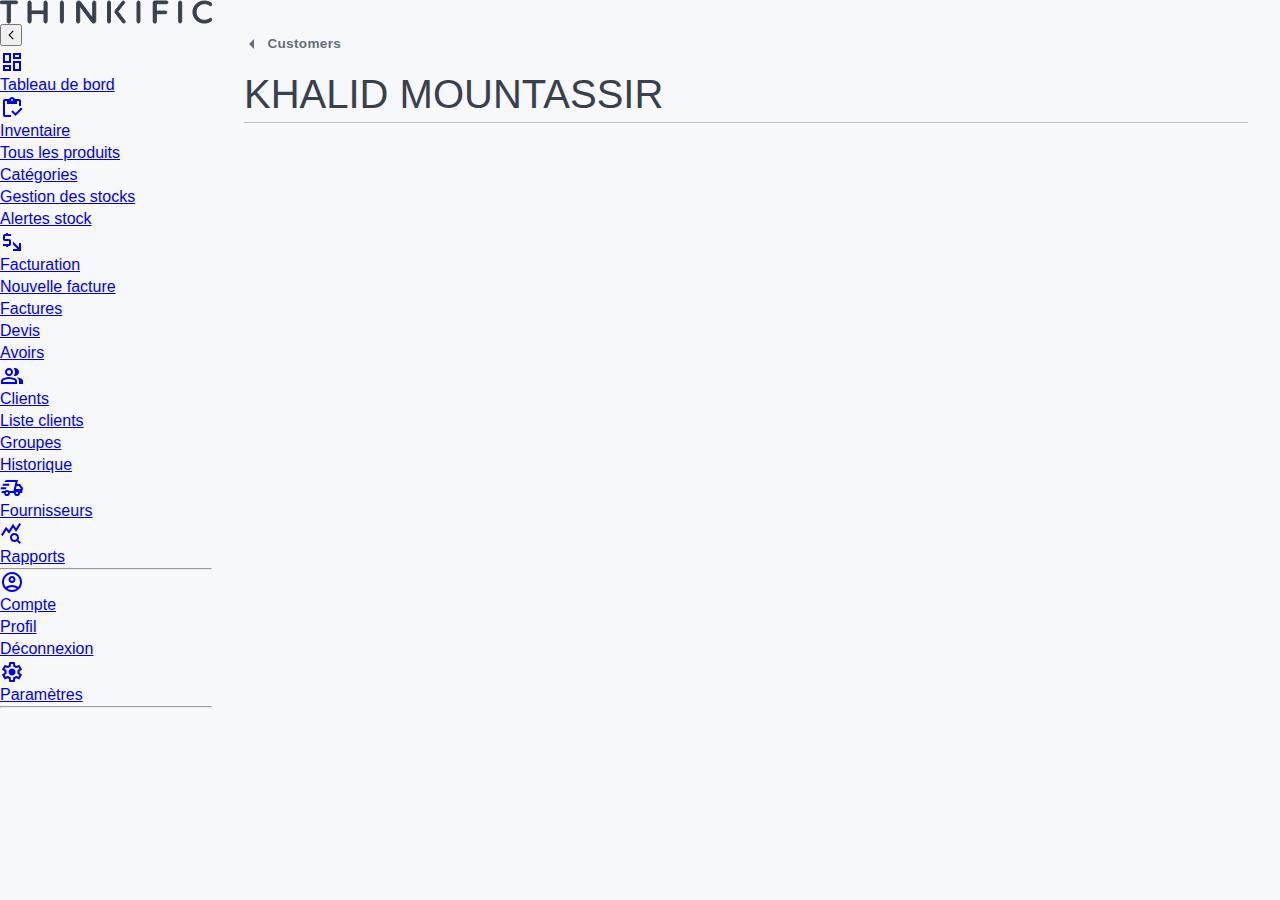
<file: headers.html>
<!DOCTYPE html>
<html lang="en">
  <head>
    <meta charset="UTF-8" />
    <meta name="viewport" content="width=device-width, initial-scale=1.0" />
    <title>Welcome to the admin page</title>
    <link
      rel="stylesheet"
      href="https://cdnjs.cloudflare.com/ajax/libs/font-awesome/6.4.0/css/all.min.css"
    />
    <link rel="stylesheet" href="assets/css/styles.css" />
    <link rel="stylesheet" href="assets/css/admin.css" />
  </head>
  <body>
    <div class="admin-container">
      <!-- Barre latérale -->
      <aside class="sidebar">
        <div class="sidebar-header">
          <img class="logo" src="assets/images/logo.svg" alt="Logo" />
          <button class="toggle-btn">
            <svg
              xmlns="http://www.w3.org/2000/svg"
              height="18px"
              viewBox="0 -960 960 960"
              width="18px"
              fill="currentColor"
            >
              <path d="M580-240 340-480l240-240 43 43-197 197 197 197-43 43Z" />
            </svg>
          </button>
        </div>

        <nav class="sidebar-nav">
          <ul>
            <li class="active">
              <a href="#">
                <svg
                  xmlns="http://www.w3.org/2000/svg"
                  height="24px"
                  viewBox="0 -960 960 960"
                  width="24px"
                  fill="currentColor"
                >
                  <path
                    d="M520-600v-240h320v240H520ZM120-440v-400h320v400H120Zm400 320v-400h320v400H520Zm-400 0v-240h320v240H120Zm80-400h160v-240H200v240Zm400 320h160v-240H600v240Zm0-480h160v-80H600v80ZM200-200h160v-80H200v80Zm160-320Zm240-160Zm0 240ZM360-280Z"
                  />
                </svg>
                <span>Tableau de bord</span>
              </a>
            </li>
            <li class="has-submenu">
              <a href="#">
                <svg
                  xmlns="http://www.w3.org/2000/svg"
                  height="24px"
                  viewBox="0 -960 960 960"
                  width="24px"
                  fill="currentColor"
                >
                  <path
                    d="M620-163 450-333l56-56 114 114 226-226 56 56-282 282Zm220-397h-80v-200h-80v120H280v-120h-80v560h240v80H200q-33 0-56.5-23.5T120-200v-560q0-33 23.5-56.5T200-840h167q11-35 43-57.5t70-22.5q40 0 71.5 22.5T594-840h166q33 0 56.5 23.5T840-760v200ZM480-760q17 0 28.5-11.5T520-800q0-17-11.5-28.5T480-840q-17 0-28.5 11.5T440-800q0 17 11.5 28.5T480-760Z"
                  />
                </svg>
                <span>Inventaire</span>
              </a>
              <ul class="submenu">
                <li><a href="#">Tous les produits</a></li>
                <li><a href="#">Catégories</a></li>
                <li><a href="#">Gestion des stocks</a></li>
                <li><a href="#">Alertes stock</a></li>
              </ul>
            </li>
            <li class="has-submenu">
              <a href="#">
                <svg
                  xmlns="http://www.w3.org/2000/svg"
                  height="24px"
                  viewBox="0 -960 960 960"
                  width="24px"
                  fill="currentColor"
                >
                  <path
                    d="M520-120v-80h184L520-384v-112l240 240v-184h80v320H520ZM240-280v-40H120v-80h240v-120H200q-33 0-56.5-23.5T120-600v-120q0-33 23.5-56.5T200-800h40v-40h80v40h120v80H200v120h160q33 0 56.5 23.5T440-520v120q0 33-23.5 56.5T360-320h-40v40h-80Z"
                  />
                </svg>
                <span>Facturation</span>
              </a>
              <ul class="submenu">
                <li><a href="#">Nouvelle facture</a></li>
                <li><a href="#">Factures</a></li>
                <li><a href="#">Devis</a></li>
                <li><a href="#">Avoirs</a></li>
              </ul>
            </li>
            <li class="has-submenu">
              <a href="#">
                <svg
                  xmlns="http://www.w3.org/2000/svg"
                  height="24px"
                  viewBox="0 -960 960 960"
                  width="24px"
                  fill="currentColor"
                >
                  <path
                    d="M40-160v-112q0-34 17.5-62.5T104-378q62-31 126-46.5T360-440q66 0 130 15.5T616-378q29 15 46.5 43.5T680-272v112H40Zm720 0v-120q0-44-24.5-84.5T666-434q51 6 96 20.5t84 35.5q36 20 55 44.5t19 53.5v120H760ZM360-480q-66 0-113-47t-47-113q0-66 47-113t113-47q66 0 113 47t47 113q0 66-47 113t-113 47Zm400-160q0 66-47 113t-113 47q-11 0-28-2.5t-28-5.5q27-32 41.5-71t14.5-81q0-42-14.5-81T544-792q14-5 28-6.5t28-1.5q66 0 113 47t47 113ZM120-240h480v-32q0-11-5.5-20T580-306q-54-27-109-40.5T360-360q-56 0-111 13.5T140-306q-9 5-14.5 14t-5.5 20v32Zm240-320q33 0 56.5-23.5T440-640q0-33-23.5-56.5T360-720q-33 0-56.5 23.5T280-640q0 33 23.5 56.5T360-560Zm0 320Zm0-400Z"
                  />
                </svg>
                <span>Clients</span>
              </a>
              <ul class="submenu">
                <li><a href="#">Liste clients</a></li>
                <li><a href="#">Groupes</a></li>
                <li><a href="#">Historique</a></li>
              </ul>
            </li>
            <li>
              <a href="#">
                <svg
                  xmlns="http://www.w3.org/2000/svg"
                  height="24px"
                  viewBox="0 -960 960 960"
                  width="24px"
                  fill="currentColor"
                >
                  <path
                    d="M280-160q-50 0-85-35t-35-85H60l18-80h113q17-19 40-29.5t49-10.5q26 0 49 10.5t40 29.5h167l84-360H182l4-17q6-28 27.5-45.5T264-800h456l-37 160h117l120 160-40 200h-80q0 50-35 85t-85 35q-50 0-85-35t-35-85H400q0 50-35 85t-85 35Zm357-280h193l4-21-74-99h-95l-28 120Zm-19-273 2-7-84 360 2-7 34-146 46-200ZM20-427l20-80h220l-20 80H20Zm80-146 20-80h260l-20 80H100Zm180 333q17 0 28.5-11.5T320-280q0-17-11.5-28.5T280-320q-17 0-28.5 11.5T240-280q0 17 11.5 28.5T280-240Zm400 0q17 0 28.5-11.5T720-280q0-17-11.5-28.5T680-320q-17 0-28.5 11.5T640-280q0 17 11.5 28.5T680-240Z"
                  />
                </svg>
                <span>Fournisseurs</span>
              </a>
            </li>
            <li>
              <a href="#">
                <svg
                  xmlns="http://www.w3.org/2000/svg"
                  height="24px"
                  viewBox="0 -960 960 960"
                  width="24px"
                  fill="currentColor"
                >
                  <path
                    d="m105-399-65-47 200-320 120 140 160-260 120 180 135-214 65 47-198 314-119-179-152 247-121-141-145 233Zm475 159q42 0 71-29t29-71q0-42-29-71t-71-29q-42 0-71 29t-29 71q0 42 29 71t71 29ZM784-80 676-188q-21 14-45.5 21t-50.5 7q-75 0-127.5-52.5T400-340q0-75 52.5-127.5T580-520q75 0 127.5 52.5T760-340q0 26-7 50.5T732-244l108 108-56 56Z"
                  />
                </svg>
                <span>Rapports</span>
              </a>
            </li>
            <hr class="sidebar-line" />
            <li class="has-submenu">
              <a href="#">
                <svg
                  xmlns="http://www.w3.org/2000/svg"
                  height="24px"
                  viewBox="0 -960 960 960"
                  width="24px"
                  fill="currentColor"
                >
                  <path
                    d="M234-276q51-39 114-61.5T480-360q69 0 132 22.5T726-276q35-41 54.5-93T800-480q0-133-93.5-226.5T480-800q-133 0-226.5 93.5T160-480q0 59 19.5 111t54.5 93Zm246-164q-59 0-99.5-40.5T340-580q0-59 40.5-99.5T480-720q59 0 99.5 40.5T620-580q0 59-40.5 99.5T480-440Zm0 360q-83 0-156-31.5T197-197q-54-54-85.5-127T80-480q0-83 31.5-156T197-763q54-54 127-85.5T480-880q83 0 156 31.5T763-763q54 54 85.5 127T880-480q0 83-31.5 156T763-197q-54 54-127 85.5T480-80Zm0-80q53 0 100-15.5t86-44.5q-39-29-86-44.5T480-280q-53 0-100 15.5T294-220q39 29 86 44.5T480-160Zm0-360q26 0 43-17t17-43q0-26-17-43t-43-17q-26 0-43 17t-17 43q0 26 17 43t43 17Zm0-60Zm0 360Z"
                  />
                </svg>
                <span>Compte</span>
              </a>
              <ul class="submenu">
                <li><a href="#">Profil</a></li>
                <li><a href="#">Déconnexion</a></li>
              </ul>
            </li>
            <li>
              <a href="#">
                <svg
                  xmlns="http://www.w3.org/2000/svg"
                  height="24px"
                  viewBox="0 -960 960 960"
                  width="24px"
                  fill="currentColor"
                >
                  <path
                    d="m370-80-16-128q-13-5-24.5-12T307-235l-119 50L78-375l103-78q-1-7-1-13.5v-27q0-6.5 1-13.5L78-585l110-190 119 50q11-8 23-15t24-12l16-128h220l16 128q13 5 24.5 12t22.5 15l119-50 110 190-103 78q1 7 1 13.5v27q0 6.5-2 13.5l103 78-110 190-118-50q-11 8-23 15t-24 12L590-80H370Zm70-80h79l14-106q31-8 57.5-23.5T639-327l99 41 39-68-86-65q5-14 7-29.5t2-31.5q0-16-2-31.5t-7-29.5l86-65-39-68-99 42q-22-23-48.5-38.5T533-694l-13-106h-79l-14 106q-31 8-57.5 23.5T321-633l-99-41-39 68 86 64q-5 15-7 30t-2 32q0 16 2 31t7 30l-86 65 39 68 99-42q22 23 48.5 38.5T427-266l13 106Zm42-180q58 0 99-41t41-99q0-58-41-99t-99-41q-59 0-99.5 41T342-480q0 58 40.5 99t99.5 41Zm-2-140Z"
                  />
                </svg>
                <span>Paramètres</span>
              </a>
            </li>
            <hr class="sidebar-line" />
          </ul>
        </nav>

        <div class="sidebar-footer"></div>
      </aside>

      <div class="overlay"></div>

      <!-- Contenu principal -->
      <main class="main-content">
        <!-- Entete de la page de listing -->
        <!-- <header class="topbar">
          <div class="topbar-left">
            <button class="mobile-toggle">
              <svg
                aria-hidden="true"
                focusable="false"
                width="24"
                height="24"
                preserveAspectRatio="none"
                viewBox="0 0 24 24"
                fill="currentColor"
              >
                <path
                  transform="scale(1 1)"
                  d="M4.5 7h15v1.68h-15V7zm0 5.82v-1.64h15v1.64h-15zm0 4.18v-1.68h15V17h-15z"
                ></path>
              </svg>
            </button>
            <h1 class="topbar-title">Liste des clients</h1>
          </div>
          <div class="topbar-actions">
            <div class="btn-group">
              <a href="#" class="btn left primary">
                <svg
                  aria-hidden="true"
                  focusable="false"
                  height="24"
                  preserveAspectRatio="none"
                  viewBox="0 0 24 24"
                  width="24"
                  fill="currentColor"
                >
                  <path
                    transform="scale(1 1)"
                    d="M13 11h5a1 1 0 0 1 0 2h-5v5a1 1 0 0 1-2 0v-5H6a1 1 0 0 1 0-2h5V6a1 1 0 0 1 2 0v5z"
                    fill-rule="evenodd"
                  ></path>
                </svg>
                Ajouter client
              </a>
              <button class="btn right primary">
                <svg
                  aria-hidden="true"
                  focusable="false"
                  height="24"
                  preserveAspectRatio="none"
                  viewBox="0 0 24 24"
                  width="24"
                  fill="currentColor"
                >
                  <path
                    transform="scale(1 1)"
                    d="M12.18 15c.453 0 .847.167 1.18.5.333.333.5.727.5 1.18 0 .453-.167.847-.5 1.18-.333.333-.727.5-1.18.5-.453 0-.847-.167-1.18-.5a1.614 1.614 0 0 1-.5-1.18c0-.453.167-.847.5-1.18.333-.333.727-.5 1.18-.5zm0-5c.453 0 .847.167 1.18.5.333.333.5.727.5 1.18 0 .453-.167.847-.5 1.18-.333.333-.727.5-1.18.5-.453 0-.847-.167-1.18-.5a1.614 1.614 0 0 1-.5-1.18c0-.453.167-.847.5-1.18.333-.333.727-.5 1.18-.5zm0-1.64c-.453 0-.847-.167-1.18-.5a1.614 1.614 0 0 1-.5-1.18c0-.453.167-.847.5-1.18.333-.333.727-.5 1.18-.5.453 0 .847.167 1.18.5.333.333.5.727.5 1.18 0 .453-.167.847-.5 1.18-.333.333-.727.5-1.18.5z"
                    fill-rule="evenodd"
                  ></path>
                </svg>
              </button>
              <div class="dropdown-menu">
                <ul class="dropdown-list">
                  <li class="dropdown-list-item">
                    <button>Edit</button>
                  </li>
                  <li class="dropdown-list-item">
                    <button>Copy express sign in link</button>
                  </li>
                  <li class="dropdown-list-item">
                    <button class="danger">Delete</button>
                  </li>
                </ul>
              </div>
            </div>
          </div>
        </header> -->

        <!-- Entete de page de creation -->
        <!-- Breadcrumb-->
        <!-- <h6 class="breadcrumb">
          <a href="#">
            <svg
              xmlns="http://www.w3.org/2000/svg"
              height="24px"
              viewBox="0 -960 960 960"
              width="24px"
              fill="currentColor"
            >
              <path d="M560-280 360-480l200-200v400Z" />
            </svg>
            Customers
          </a>
        </h6> -->

        <!-- Topbar -->
        <!-- <header class="topbar">
          <div class="topbar-left">
            <a href="#" class="back-link">
              <svg
                xmlns="http://www.w3.org/2000/svg"
                height="24px"
                viewBox="0 -960 960 960"
                width="24px"
                fill="currentColor"
              >
                <path
                  d="m313-440 224 224-57 56-320-320 320-320 57 56-224 224h487v80H313Z"
                />
              </svg>
            </a>
            <h1 class="topbar-title">New customer</h1>
          </div>
          <div class="topbar-actions">
            <button class="btn primary">Save</button>
          </div>
        </header> -->

        <!-- Entete de la page de details-->
        <h6 class="breadcrumb">
          <a href="#">
            <svg
              xmlns="http://www.w3.org/2000/svg"
              height="24px"
              viewBox="0 -960 960 960"
              width="24px"
              fill="currentColor"
            >
              <path d="M560-280 360-480l200-200v400Z" />
            </svg>
            Customers
          </a>
        </h6>
        <header class="topbar">
          <div class="topbar-left">
            <button class="mobile-toggle">
              <svg
                aria-hidden="true"
                focusable="false"
                width="24"
                height="24"
                preserveAspectRatio="none"
                viewBox="0 0 24 24"
                fill="currentColor"
              >
                <path
                  transform="scale(1 1)"
                  d="M4.5 7h15v1.68h-15V7zm0 5.82v-1.64h15v1.64h-15zm0 4.18v-1.68h15V17h-15z"
                ></path>
              </svg>
            </button>
            <h1 class="topbar-title">KHALID MOUNTASSIR</h1>
          </div>
          <div class="topbar-actions details">
            <button class="btn primary">
              <svg
                xmlns="http://www.w3.org/2000/svg"
                height="24px"
                viewBox="0 -960 960 960"
                width="24px"
                fill="currentColor"
              >
                <path
                  d="M200-200h57l391-391-57-57-391 391v57Zm-80 80v-170l528-527q12-11 26.5-17t30.5-6q16 0 31 6t26 18l55 56q12 11 17.5 26t5.5 30q0 16-5.5 30.5T817-647L290-120H120Zm640-584-56-56 56 56Zm-141 85-28-29 57 57-29-28Z"
                />
              </svg>
            </button>
          </div>
        </header>
      </main>
    </div>

    <script src="assets/js/admin.js"></script>
  </body>
</html>
</file>
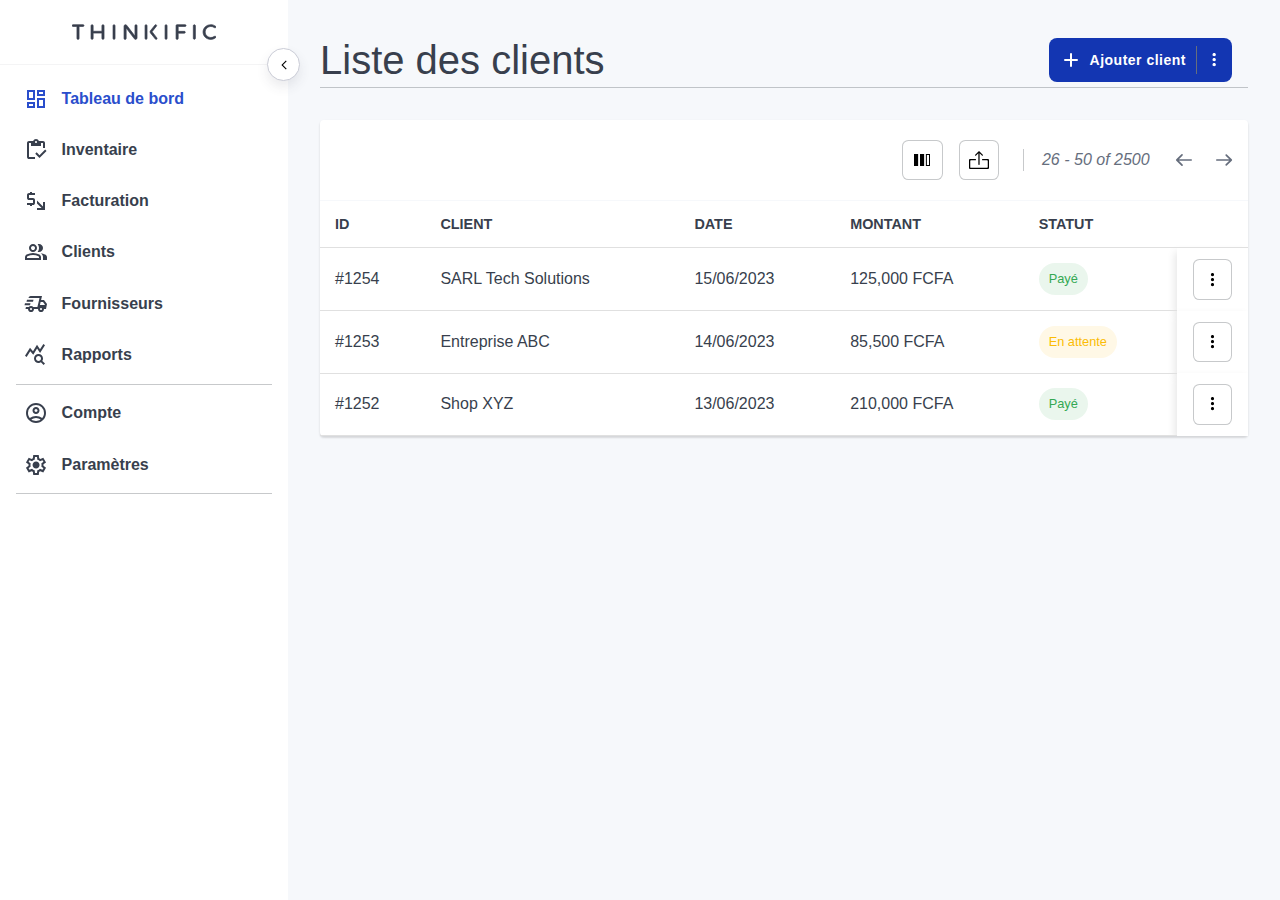
<file: list.html>
<!DOCTYPE html>
<html lang="en">
  <head>
    <meta charset="UTF-8" />
    <meta name="viewport" content="width=device-width, initial-scale=1.0" />
    <title>Welcome to the admin page</title>
    <link
      rel="stylesheet"
      href="https://cdnjs.cloudflare.com/ajax/libs/font-awesome/6.4.0/css/all.min.css"
    />
    <link rel="stylesheet" href="assets/css/styles.css" />
    <link rel="stylesheet" href="assets/css/admin.css" />
    <link rel="stylesheet" href="assets/css/sidebar.css" />
  </head>
  <body>
    <div class="admin-container">
      <!-- Barre latérale -->
      <aside class="sidebar">
        <div class="sidebar-header">
          <img class="logo" src="assets/images/logo.svg" alt="Logo" />
          <button class="toggle-btn">
            <svg
              xmlns="http://www.w3.org/2000/svg"
              height="18px"
              viewBox="0 -960 960 960"
              width="18px"
              fill="currentColor"
            >
              <path d="M580-240 340-480l240-240 43 43-197 197 197 197-43 43Z" />
            </svg>
          </button>
        </div>

        <nav class="sidebar-nav">
          <ul>
            <li class="active">
              <a href="#">
                <svg
                  xmlns="http://www.w3.org/2000/svg"
                  height="24px"
                  viewBox="0 -960 960 960"
                  width="24px"
                  fill="currentColor"
                >
                  <path
                    d="M520-600v-240h320v240H520ZM120-440v-400h320v400H120Zm400 320v-400h320v400H520Zm-400 0v-240h320v240H120Zm80-400h160v-240H200v240Zm400 320h160v-240H600v240Zm0-480h160v-80H600v80ZM200-200h160v-80H200v80Zm160-320Zm240-160Zm0 240ZM360-280Z"
                  />
                </svg>
                <span>Tableau de bord</span>
              </a>
            </li>
            <li class="has-submenu">
              <a href="#">
                <svg
                  xmlns="http://www.w3.org/2000/svg"
                  height="24px"
                  viewBox="0 -960 960 960"
                  width="24px"
                  fill="currentColor"
                >
                  <path
                    d="M620-163 450-333l56-56 114 114 226-226 56 56-282 282Zm220-397h-80v-200h-80v120H280v-120h-80v560h240v80H200q-33 0-56.5-23.5T120-200v-560q0-33 23.5-56.5T200-840h167q11-35 43-57.5t70-22.5q40 0 71.5 22.5T594-840h166q33 0 56.5 23.5T840-760v200ZM480-760q17 0 28.5-11.5T520-800q0-17-11.5-28.5T480-840q-17 0-28.5 11.5T440-800q0 17 11.5 28.5T480-760Z"
                  />
                </svg>
                <span>Inventaire</span>
              </a>
              <ul class="submenu">
                <li><a href="#">Tous les produits</a></li>
                <li><a href="#">Catégories</a></li>
                <li><a href="#">Gestion des stocks</a></li>
                <li><a href="#">Alertes stock</a></li>
              </ul>
            </li>
            <li class="has-submenu">
              <a href="#">
                <svg
                  xmlns="http://www.w3.org/2000/svg"
                  height="24px"
                  viewBox="0 -960 960 960"
                  width="24px"
                  fill="currentColor"
                >
                  <path
                    d="M520-120v-80h184L520-384v-112l240 240v-184h80v320H520ZM240-280v-40H120v-80h240v-120H200q-33 0-56.5-23.5T120-600v-120q0-33 23.5-56.5T200-800h40v-40h80v40h120v80H200v120h160q33 0 56.5 23.5T440-520v120q0 33-23.5 56.5T360-320h-40v40h-80Z"
                  />
                </svg>
                <span>Facturation</span>
              </a>
              <ul class="submenu">
                <li><a href="#">Nouvelle facture</a></li>
                <li><a href="#">Factures</a></li>
                <li><a href="#">Devis</a></li>
                <li><a href="#">Avoirs</a></li>
              </ul>
            </li>
            <li class="has-submenu">
              <a href="#">
                <svg
                  xmlns="http://www.w3.org/2000/svg"
                  height="24px"
                  viewBox="0 -960 960 960"
                  width="24px"
                  fill="currentColor"
                >
                  <path
                    d="M40-160v-112q0-34 17.5-62.5T104-378q62-31 126-46.5T360-440q66 0 130 15.5T616-378q29 15 46.5 43.5T680-272v112H40Zm720 0v-120q0-44-24.5-84.5T666-434q51 6 96 20.5t84 35.5q36 20 55 44.5t19 53.5v120H760ZM360-480q-66 0-113-47t-47-113q0-66 47-113t113-47q66 0 113 47t47 113q0 66-47 113t-113 47Zm400-160q0 66-47 113t-113 47q-11 0-28-2.5t-28-5.5q27-32 41.5-71t14.5-81q0-42-14.5-81T544-792q14-5 28-6.5t28-1.5q66 0 113 47t47 113ZM120-240h480v-32q0-11-5.5-20T580-306q-54-27-109-40.5T360-360q-56 0-111 13.5T140-306q-9 5-14.5 14t-5.5 20v32Zm240-320q33 0 56.5-23.5T440-640q0-33-23.5-56.5T360-720q-33 0-56.5 23.5T280-640q0 33 23.5 56.5T360-560Zm0 320Zm0-400Z"
                  />
                </svg>
                <span>Clients</span>
              </a>
              <ul class="submenu">
                <li><a href="#">Liste clients</a></li>
                <li><a href="#">Groupes</a></li>
                <li><a href="#">Historique</a></li>
              </ul>
            </li>
            <li>
              <a href="#">
                <svg
                  xmlns="http://www.w3.org/2000/svg"
                  height="24px"
                  viewBox="0 -960 960 960"
                  width="24px"
                  fill="currentColor"
                >
                  <path
                    d="M280-160q-50 0-85-35t-35-85H60l18-80h113q17-19 40-29.5t49-10.5q26 0 49 10.5t40 29.5h167l84-360H182l4-17q6-28 27.5-45.5T264-800h456l-37 160h117l120 160-40 200h-80q0 50-35 85t-85 35q-50 0-85-35t-35-85H400q0 50-35 85t-85 35Zm357-280h193l4-21-74-99h-95l-28 120Zm-19-273 2-7-84 360 2-7 34-146 46-200ZM20-427l20-80h220l-20 80H20Zm80-146 20-80h260l-20 80H100Zm180 333q17 0 28.5-11.5T320-280q0-17-11.5-28.5T280-320q-17 0-28.5 11.5T240-280q0 17 11.5 28.5T280-240Zm400 0q17 0 28.5-11.5T720-280q0-17-11.5-28.5T680-320q-17 0-28.5 11.5T640-280q0 17 11.5 28.5T680-240Z"
                  />
                </svg>
                <span>Fournisseurs</span>
              </a>
            </li>
            <li>
              <a href="#">
                <svg
                  xmlns="http://www.w3.org/2000/svg"
                  height="24px"
                  viewBox="0 -960 960 960"
                  width="24px"
                  fill="currentColor"
                >
                  <path
                    d="m105-399-65-47 200-320 120 140 160-260 120 180 135-214 65 47-198 314-119-179-152 247-121-141-145 233Zm475 159q42 0 71-29t29-71q0-42-29-71t-71-29q-42 0-71 29t-29 71q0 42 29 71t71 29ZM784-80 676-188q-21 14-45.5 21t-50.5 7q-75 0-127.5-52.5T400-340q0-75 52.5-127.5T580-520q75 0 127.5 52.5T760-340q0 26-7 50.5T732-244l108 108-56 56Z"
                  />
                </svg>
                <span>Rapports</span>
              </a>
            </li>
            <hr class="sidebar-line" />
            <li class="has-submenu">
              <a href="#">
                <svg
                  xmlns="http://www.w3.org/2000/svg"
                  height="24px"
                  viewBox="0 -960 960 960"
                  width="24px"
                  fill="currentColor"
                >
                  <path
                    d="M234-276q51-39 114-61.5T480-360q69 0 132 22.5T726-276q35-41 54.5-93T800-480q0-133-93.5-226.5T480-800q-133 0-226.5 93.5T160-480q0 59 19.5 111t54.5 93Zm246-164q-59 0-99.5-40.5T340-580q0-59 40.5-99.5T480-720q59 0 99.5 40.5T620-580q0 59-40.5 99.5T480-440Zm0 360q-83 0-156-31.5T197-197q-54-54-85.5-127T80-480q0-83 31.5-156T197-763q54-54 127-85.5T480-880q83 0 156 31.5T763-763q54 54 85.5 127T880-480q0 83-31.5 156T763-197q-54 54-127 85.5T480-80Zm0-80q53 0 100-15.5t86-44.5q-39-29-86-44.5T480-280q-53 0-100 15.5T294-220q39 29 86 44.5T480-160Zm0-360q26 0 43-17t17-43q0-26-17-43t-43-17q-26 0-43 17t-17 43q0 26 17 43t43 17Zm0-60Zm0 360Z"
                  />
                </svg>
                <span>Compte</span>
              </a>
              <ul class="submenu">
                <li><a href="#">Profil</a></li>
                <li><a href="#">Déconnexion</a></li>
              </ul>
            </li>
            <li>
              <a href="#">
                <svg
                  xmlns="http://www.w3.org/2000/svg"
                  height="24px"
                  viewBox="0 -960 960 960"
                  width="24px"
                  fill="currentColor"
                >
                  <path
                    d="m370-80-16-128q-13-5-24.5-12T307-235l-119 50L78-375l103-78q-1-7-1-13.5v-27q0-6.5 1-13.5L78-585l110-190 119 50q11-8 23-15t24-12l16-128h220l16 128q13 5 24.5 12t22.5 15l119-50 110 190-103 78q1 7 1 13.5v27q0 6.5-2 13.5l103 78-110 190-118-50q-11 8-23 15t-24 12L590-80H370Zm70-80h79l14-106q31-8 57.5-23.5T639-327l99 41 39-68-86-65q5-14 7-29.5t2-31.5q0-16-2-31.5t-7-29.5l86-65-39-68-99 42q-22-23-48.5-38.5T533-694l-13-106h-79l-14 106q-31 8-57.5 23.5T321-633l-99-41-39 68 86 64q-5 15-7 30t-2 32q0 16 2 31t7 30l-86 65 39 68 99-42q22 23 48.5 38.5T427-266l13 106Zm42-180q58 0 99-41t41-99q0-58-41-99t-99-41q-59 0-99.5 41T342-480q0 58 40.5 99t99.5 41Zm-2-140Z"
                  />
                </svg>
                <span>Paramètres</span>
              </a>
            </li>
            <hr class="sidebar-line" />
          </ul>
        </nav>

        <div class="sidebar-footer"></div>
      </aside>

      <div class="overlay"></div>

      <!-- Contenu principal -->
      <main class="main-content">
        <!-- Entete de la page de listing -->
        <header class="topbar">
          <div class="topbar-left">
            <button class="mobile-toggle">
              <svg
                aria-hidden="true"
                focusable="false"
                width="24"
                height="24"
                preserveAspectRatio="none"
                viewBox="0 0 24 24"
                fill="currentColor"
              >
                <path
                  transform="scale(1 1)"
                  d="M4.5 7h15v1.68h-15V7zm0 5.82v-1.64h15v1.64h-15zm0 4.18v-1.68h15V17h-15z"
                ></path>
              </svg>
            </button>
            <h1 class="topbar-title">Liste des clients</h1>
          </div>
          <div class="topbar-actions">
            <div class="btn-group">
              <a href="#" class="btn left primary">
                <svg
                  aria-hidden="true"
                  focusable="false"
                  height="24"
                  preserveAspectRatio="none"
                  viewBox="0 0 24 24"
                  width="24"
                  fill="currentColor"
                >
                  <path
                    transform="scale(1 1)"
                    d="M13 11h5a1 1 0 0 1 0 2h-5v5a1 1 0 0 1-2 0v-5H6a1 1 0 0 1 0-2h5V6a1 1 0 0 1 2 0v5z"
                    fill-rule="evenodd"
                  ></path>
                </svg>
                Ajouter client
              </a>
              <button class="btn right primary">
                <svg
                  aria-hidden="true"
                  focusable="false"
                  height="24"
                  preserveAspectRatio="none"
                  viewBox="0 0 24 24"
                  width="24"
                  fill="currentColor"
                >
                  <path
                    transform="scale(1 1)"
                    d="M12.18 15c.453 0 .847.167 1.18.5.333.333.5.727.5 1.18 0 .453-.167.847-.5 1.18-.333.333-.727.5-1.18.5-.453 0-.847-.167-1.18-.5a1.614 1.614 0 0 1-.5-1.18c0-.453.167-.847.5-1.18.333-.333.727-.5 1.18-.5zm0-5c.453 0 .847.167 1.18.5.333.333.5.727.5 1.18 0 .453-.167.847-.5 1.18-.333.333-.727.5-1.18.5-.453 0-.847-.167-1.18-.5a1.614 1.614 0 0 1-.5-1.18c0-.453.167-.847.5-1.18.333-.333.727-.5 1.18-.5zm0-1.64c-.453 0-.847-.167-1.18-.5a1.614 1.614 0 0 1-.5-1.18c0-.453.167-.847.5-1.18.333-.333.727-.5 1.18-.5.453 0 .847.167 1.18.5.333.333.5.727.5 1.18 0 .453-.167.847-.5 1.18-.333.333-.727.5-1.18.5z"
                    fill-rule="evenodd"
                  ></path>
                </svg>
              </button>
              <!-- <div class="dropdown-menu">
                <ul class="dropdown-list">
                  <li class="dropdown-list-item">
                    <button>Edit</button>
                  </li>
                  <li class="dropdown-list-item">
                    <button>Copy express sign in link</button>
                  </li>
                  <li class="dropdown-list-item">
                    <button class="danger">Delete</button>
                  </li>
                </ul>
              </div> -->
            </div>
          </div>
        </header>

        <!-- Contenu de la page -->
        <div class="page-content">
          <div class="table-wrapper">
            <div class="table-header">
              <div class="table-header-toolbar"></div>
              <div class="table-header-settings">
                <div class="table-btn-wrapper">
                  <button class="table-btn">
                    <svg
                      aria-hidden="true"
                      focusable="false"
                      height="24"
                      preserveAspectRatio="none"
                      viewBox="0 0 24 24"
                      width="24"
                    >
                      <path
                        transform="scale(1 1)"
                        d="M10 18V6h4.127v12H10zm-6 0V6h4.127v12H4zm12.873-1H19V7h-2.127v10zm-1-11H20v12h-4.127V6z"
                      ></path>
                    </svg>
                  </button>
                </div>
                <div class="table-btn-wrapper">
                  <button class="table-btn">
                    <svg
                      aria-hidden="true"
                      focusable="false"
                      height="24"
                      preserveAspectRatio="none"
                      viewBox="0 0 24 24"
                      width="24"
                    >
                      <path
                        transform="scale(1 1)"
                        d="M14.895 7.57L12.61 5.285v11.07a.6.6 0 0 1-.186.44.6.6 0 0 1-.44.185.617.617 0 0 1-.625-.625V5.325L9.095 7.57a.567.567 0 0 1-.44.196.567.567 0 0 1-.439-.196.556.556 0 0 1-.195-.43c0-.169.065-.318.195-.448L12.005 3l3.788 3.692a.89.89 0 0 1 .127.214.605.605 0 0 1 .049.235.605.605 0 0 1-.049.234.597.597 0 0 1-.127.195.618.618 0 0 1-.449.196.618.618 0 0 1-.45-.196zM22 19.837c0 .327-.12.603-.361.827a1.256 1.256 0 0 1-.889.336H3.25c-.352 0-.648-.112-.889-.336-.24-.224-.361-.5-.361-.827v-7.674c0-.315.12-.588.361-.818.241-.23.537-.345.889-.345h5.645v1.181H4.012a.78.78 0 0 0-.537.2.632.632 0 0 0-.225.49v6.258c0 .193.075.36.225.5a.76.76 0 0 0 .537.208l15.976-.018a.76.76 0 0 0 .537-.209.66.66 0 0 0 .225-.5v-6.239a.632.632 0 0 0-.225-.49.78.78 0 0 0-.537-.2h-4.863V11h5.625c.352 0 .648.115.889.345.24.23.361.503.361.818v7.674z"
                        fill-rule="evenodd"
                      ></path>
                    </svg>
                  </button>
                </div>
              </div>
              <div class="table-header-pagination">
                <span>
                  <i>
                    <span>26</span> - <span>50</span> of <span>2500</span>
                  </i>
                </span>
                <nav>
                  <ul>
                    <li>
                      <a href="#">
                        <svg
                          aria-hidden="true"
                          focusable="false"
                          height="24"
                          width="24"
                          preserveAspectRatio="none"
                          viewBox="0 0 24 24"
                          fill="currentColor"
                        >
                          <path
                            transform="scale(1 1)"
                            d="M6.895 11.15l12.234-.008c.223 0 .446.084.616.252.34.335.34.88 0 1.215a.874.874 0 0 1-.616.252H6.905l3.723 3.673a.87.87 0 0 1 0 1.216.872.872 0 0 1-.616.253.872.872 0 0 1-.616-.253l-5.1-5.043a.99.99 0 0 1 0-1.412l5.098-5.043A.874.874 0 0 1 10.01 6c.481 0 .871.385.871.86a.851.851 0 0 1-.255.608l-3.73 3.682z"
                          ></path>
                        </svg>
                      </a>
                    </li>
                    <li>
                      <a href="#">
                        <svg
                          aria-hidden="true"
                          focusable="false"
                          height="24"
                          width="24"
                          preserveAspectRatio="none"
                          viewBox="0 0 24 24"
                          fill="currentColor"
                        >
                          <path
                            transform="scale(1 1)"
                            d="M17.26 12.853l-12.44.008a.797.797 0 0 1-.58-.252.89.89 0 0 1 0-1.215.797.797 0 0 1 .58-.252h12.43l-3.631-3.46a.815.815 0 0 1-.245-.58c0-.224.093-.428.244-.578a.877.877 0 0 1 .608-.241c.238 0 .453.092.608.24l4.981 4.756a1 1 0 0 1 0 1.446l-4.979 4.755a.879.879 0 0 1-.608.24c-.474 0-.86-.367-.86-.82 0-.225.097-.43.253-.578l3.64-3.469z"
                          ></path>
                        </svg>
                      </a>
                    </li>
                  </ul>
                </nav>
              </div>
            </div>

            <div class="table-content">
              <table>
                <thead>
                  <tr>
                    <th>ID</th>
                    <th>Client</th>
                    <th>Date</th>
                    <th>Montant</th>
                    <th>Statut</th>
                    <th class="col-options"></th>
                  </tr>
                </thead>
                <tbody>
                  <tr>
                    <td>#1254</td>
                    <td>SARL Tech Solutions</td>
                    <td>15/06/2023</td>
                    <td>125,000 FCFA</td>
                    <td><span class="status paid">Payé</span></td>
                    <td class="td-options">
                      <div class="table-btn-wrapper">
                        <button class="table-btn">
                          <svg
                            aria-hidden="true"
                            focusable="false"
                            height="24"
                            width="24"
                            preserveAspectRatio="none"
                            viewBox="0 0 24 24"
                          >
                            <path
                              transform="scale(1 1)"
                              d="M12.18 15c.453 0 .847.167 1.18.5.333.333.5.727.5 1.18 0 .453-.167.847-.5 1.18-.333.333-.727.5-1.18.5-.453 0-.847-.167-1.18-.5a1.614 1.614 0 0 1-.5-1.18c0-.453.167-.847.5-1.18.333-.333.727-.5 1.18-.5zm0-5c.453 0 .847.167 1.18.5.333.333.5.727.5 1.18 0 .453-.167.847-.5 1.18-.333.333-.727.5-1.18.5-.453 0-.847-.167-1.18-.5a1.614 1.614 0 0 1-.5-1.18c0-.453.167-.847.5-1.18.333-.333.727-.5 1.18-.5zm0-1.64c-.453 0-.847-.167-1.18-.5a1.614 1.614 0 0 1-.5-1.18c0-.453.167-.847.5-1.18.333-.333.727-.5 1.18-.5.453 0 .847.167 1.18.5.333.333.5.727.5 1.18 0 .453-.167.847-.5 1.18-.333.333-.727.5-1.18.5z"
                              fill-rule="evenodd"
                            ></path>
                          </svg>
                        </button>
                      </div>
                    </td>
                  </tr>
                  <tr>
                    <td>#1253</td>
                    <td>Entreprise ABC</td>
                    <td>14/06/2023</td>
                    <td>85,500 FCFA</td>
                    <td><span class="status pending">En attente</span></td>
                    <td class="td-options">
                      <div class="table-btn-wrapper">
                        <button class="table-btn">
                          <svg
                            aria-hidden="true"
                            focusable="false"
                            height="24"
                            width="24"
                            preserveAspectRatio="none"
                            viewBox="0 0 24 24"
                          >
                            <path
                              transform="scale(1 1)"
                              d="M12.18 15c.453 0 .847.167 1.18.5.333.333.5.727.5 1.18 0 .453-.167.847-.5 1.18-.333.333-.727.5-1.18.5-.453 0-.847-.167-1.18-.5a1.614 1.614 0 0 1-.5-1.18c0-.453.167-.847.5-1.18.333-.333.727-.5 1.18-.5zm0-5c.453 0 .847.167 1.18.5.333.333.5.727.5 1.18 0 .453-.167.847-.5 1.18-.333.333-.727.5-1.18.5-.453 0-.847-.167-1.18-.5a1.614 1.614 0 0 1-.5-1.18c0-.453.167-.847.5-1.18.333-.333.727-.5 1.18-.5zm0-1.64c-.453 0-.847-.167-1.18-.5a1.614 1.614 0 0 1-.5-1.18c0-.453.167-.847.5-1.18.333-.333.727-.5 1.18-.5.453 0 .847.167 1.18.5.333.333.5.727.5 1.18 0 .453-.167.847-.5 1.18-.333.333-.727.5-1.18.5z"
                              fill-rule="evenodd"
                            ></path>
                          </svg>
                        </button>
                      </div>
                    </td>
                  </tr>
                  <tr>
                    <td>#1252</td>
                    <td>Shop XYZ</td>
                    <td>13/06/2023</td>
                    <td>210,000 FCFA</td>
                    <td><span class="status paid">Payé</span></td>
                    <td class="td-options">
                      <div class="table-btn-wrapper">
                        <button class="table-btn">
                          <svg
                            aria-hidden="true"
                            focusable="false"
                            height="24"
                            width="24"
                            preserveAspectRatio="none"
                            viewBox="0 0 24 24"
                          >
                            <path
                              transform="scale(1 1)"
                              d="M12.18 15c.453 0 .847.167 1.18.5.333.333.5.727.5 1.18 0 .453-.167.847-.5 1.18-.333.333-.727.5-1.18.5-.453 0-.847-.167-1.18-.5a1.614 1.614 0 0 1-.5-1.18c0-.453.167-.847.5-1.18.333-.333.727-.5 1.18-.5zm0-5c.453 0 .847.167 1.18.5.333.333.5.727.5 1.18 0 .453-.167.847-.5 1.18-.333.333-.727.5-1.18.5-.453 0-.847-.167-1.18-.5a1.614 1.614 0 0 1-.5-1.18c0-.453.167-.847.5-1.18.333-.333.727-.5 1.18-.5zm0-1.64c-.453 0-.847-.167-1.18-.5a1.614 1.614 0 0 1-.5-1.18c0-.453.167-.847.5-1.18.333-.333.727-.5 1.18-.5.453 0 .847.167 1.18.5.333.333.5.727.5 1.18 0 .453-.167.847-.5 1.18-.333.333-.727.5-1.18.5z"
                              fill-rule="evenodd"
                            ></path>
                          </svg>
                        </button>
                      </div>
                    </td>
                  </tr>
                </tbody>
              </table>
            </div>

            <!-- TO ADD: table footer-->
            <div class="table-footer"></div>
          </div>
        </div>
      </main>
    </div>

    <script src="assets/js/admin.js"></script>
  </body>
</html>
</file>
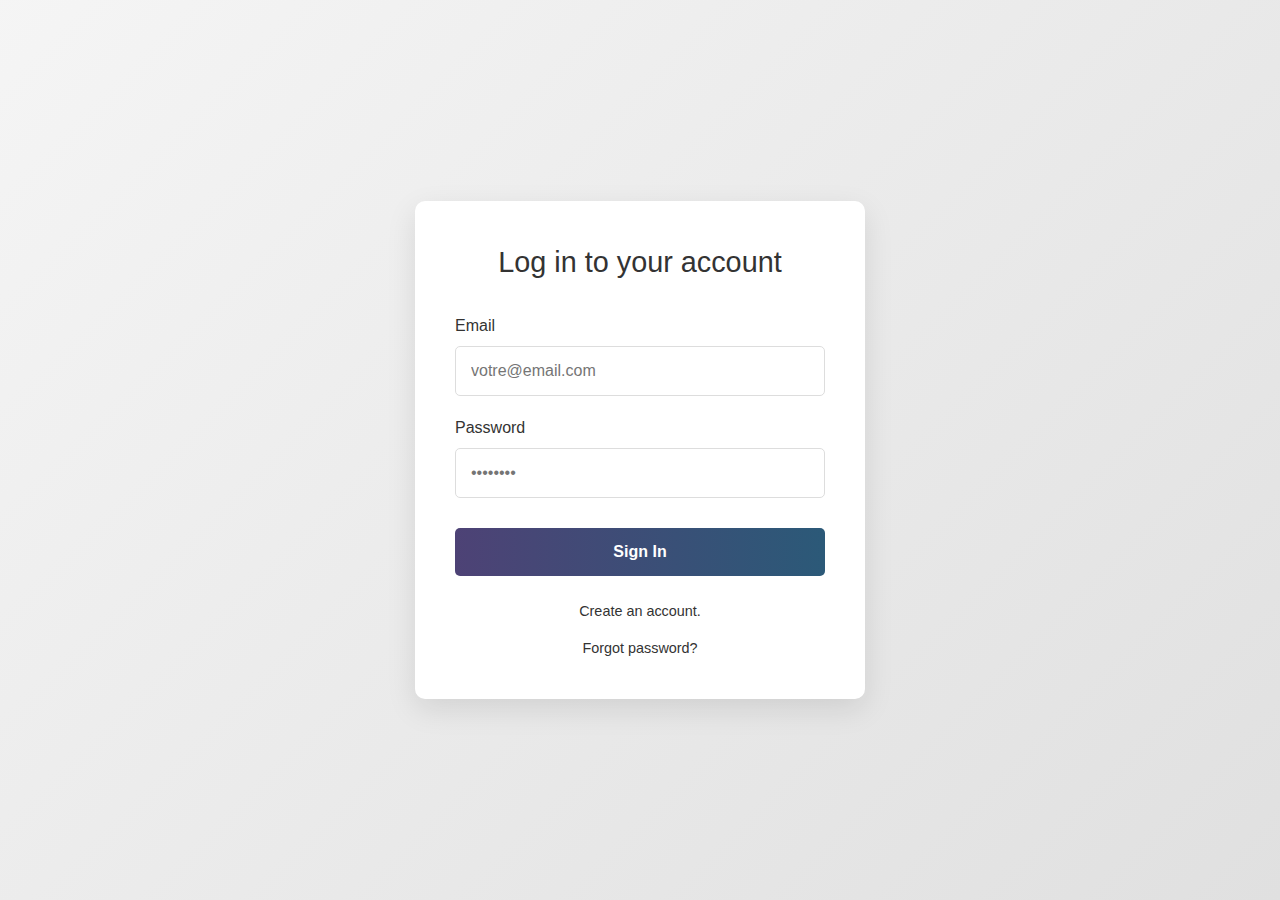
<file: login.html>
<!DOCTYPE html>
<html lang="en">
  <head>
    <meta charset="UTF-8" />
    <meta name="viewport" content="width=device-width, initial-scale=1.0" />
    <link rel="stylesheet" href="assets/css/styles.css" />
    <link rel="stylesheet" href="assets/css/auth.css" />
    <title>Login</title>
  </head>
  <body>
    <div class="auth-container">
      <!-- Add logo here later -->
      <h1>Log in to your account</h1>

      <form action="/login" method="POST">
        <div class="form-group">
          <label for="email">Email</label>
          <input
            type="email"
            id="email"
            name="email"
            required
            placeholder="votre@email.com"
          />
        </div>

        <div class="form-group">
          <label for="password">Password</label>
          <input
            type="password"
            id="password"
            name="password"
            required
            placeholder="••••••••"
          />
        </div>

        <button type="submit" class="btn">Sign In</button>
      </form>

      <div class="links">
        <a href="register.html">Create an account.</a>
        <a href="password-reset.html">Forgot password?</a>
      </div>
    </div>
  </body>
</html>
</file>
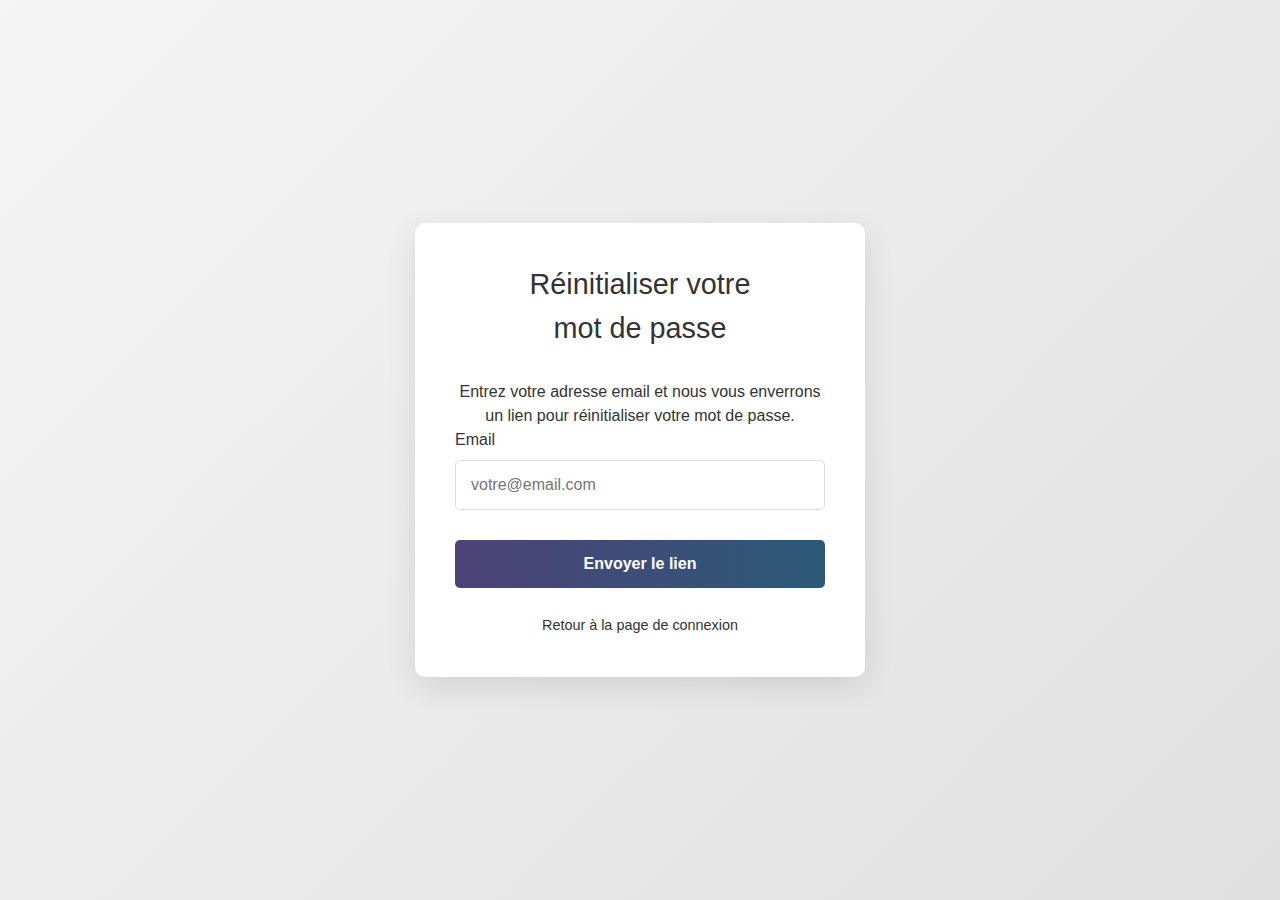
<file: password-reset.html>
<!DOCTYPE html>
<html lang="en">
  <head>
    <meta charset="UTF-8" />
    <meta name="viewport" content="width=device-width, initial-scale=1.0" />
    <link rel="stylesheet" href="assets/css/styles.css" />
    <link rel="stylesheet" href="assets/css/auth.css" />
    <title>Password reset</title>
  </head>
  <body>
    <div class="auth-container">
      <!-- Add logo here later -->
      <h1>Réinitialiser votre mot de passe</h1>
      <p class="info">
        Entrez votre adresse email et nous vous enverrons un lien pour
        réinitialiser votre mot de passe.
      </p>

      <form action="/reset-password" method="POST">
        <div class="form-group">
          <label for="email">Email</label>
          <input
            type="email"
            id="email"
            name="email"
            required
            placeholder="votre@email.com"
          />
        </div>

        <button type="submit" class="btn">Envoyer le lien</button>
      </form>

      <div class="links">
        <p><a href="login.html">Retour à la page de connexion</a></p>
      </div>
    </div>
  </body>
</html>
</file>
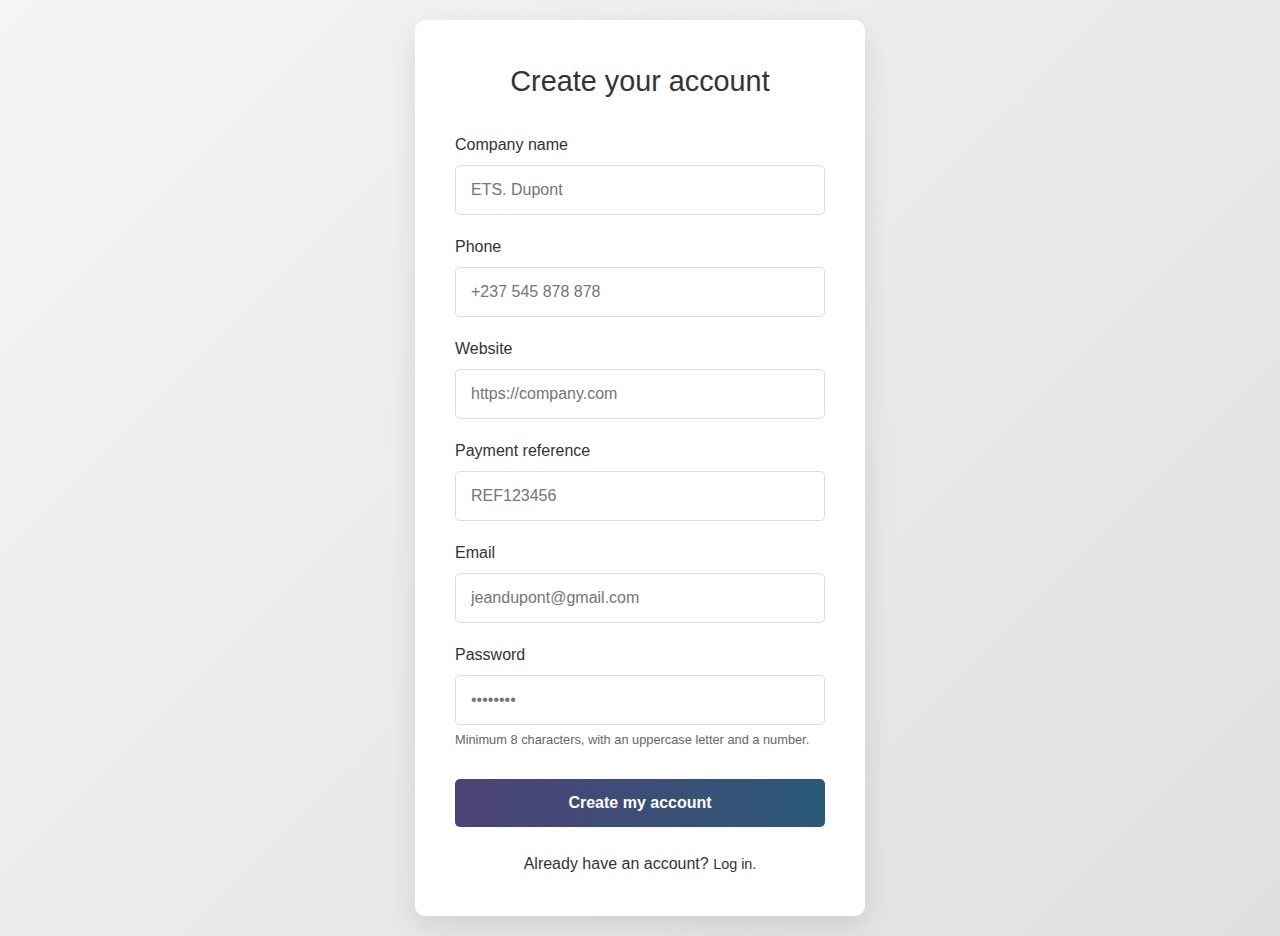
<file: register.html>
<!DOCTYPE html>
<html lang="en">
  <head>
    <meta charset="UTF-8" />
    <meta name="viewport" content="width=device-width, initial-scale=1.0" />
    <link rel="stylesheet" href="assets/css/styles.css" />
    <link rel="stylesheet" href="assets/css/auth.css" />
    <title>Register</title>
  </head>
  <body>
    <div class="auth-container">
      <!-- Add logo here later -->

      <h1>Create your account</h1>

      <form action="/register" method="POST">
        <div class="form-group">
          <label for="name">Company name</label>
          <input
            type="text"
            id="name"
            name="name"
            required
            placeholder="ETS. Dupont"
          />
        </div>
        <div class="form-group">
          <label for="name">Phone</label>
          <input
            type="text"
            id="name"
            name="name"
            required
            placeholder="+237 545 878 878"
          />
        </div>
        <div class="form-group">
          <label for="name">Website</label>
          <input
            type="text"
            id="name"
            name="name"
            required
            placeholder="https://company.com"
          />
        </div>
        <div class="form-group">
          <label for="name">Payment reference</label>
          <input
            type="text"
            id="name"
            name="name"
            required
            placeholder="REF123456"
          />
        </div>
        <div class="form-group">
          <label for="name">Email</label>
          <input
            type="text"
            id="name"
            name="name"
            required
            placeholder="jeandupont@gmail.com"
          />
        </div>
        <div class="form-group">
          <label for="password">Password</label>
          <input
            type="password"
            id="password"
            name="password"
            required
            placeholder="••••••••"
          />
          <p class="password-requirements">
            Minimum 8 characters, with an uppercase letter and a number.
          </p>
        </div>
        <button type="submit" class="btn">Create my account</button>
      </form>

      <div class="links">
        <p>Already have an account? <a href="login.html">Log in.</a></p>
      </div>
    </div>
  </body>
</html>
</file>
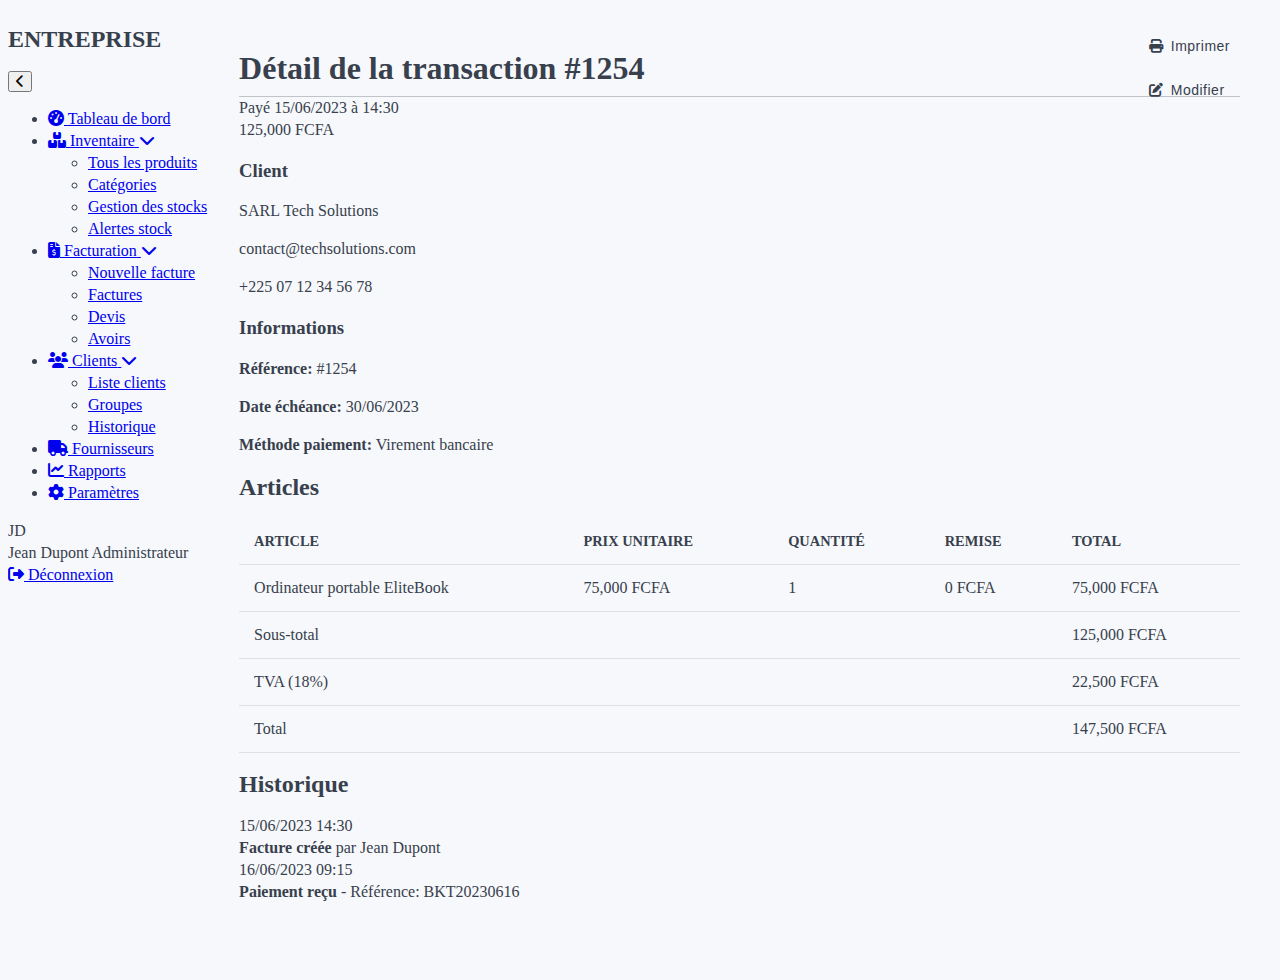
<file: transaction-detail.html>
<!DOCTYPE html>
<html lang="fr">
  <head>
    <meta charset="UTF-8" />
    <meta name="viewport" content="width=device-width, initial-scale=1.0" />
    <title>Transaction Detail</title>
    <link
      rel="stylesheet"
      href="https://cdnjs.cloudflare.com/ajax/libs/font-awesome/6.4.0/css/all.min.css"
    />
    <link rel="stylesheet" href="assets/css/admin.css" />
  </head>

  <body>
    <div class="admin-container">
      <!-- Barre latérale -->
      <aside class="sidebar" id="sidebar">
        <div class="sidebar-header">
          <h2 class="logo">ENTREPRISE</h2>
          <button class="toggle-btn" id="toggleBtn">
            <i class="fas fa-chevron-left"></i>
          </button>
        </div>

        <nav class="sidebar-nav">
          <ul>
            <li class="active">
              <a href="#">
                <i class="fas fa-tachometer-alt"></i>
                <span>Tableau de bord</span>
              </a>
            </li>
            <li class="has-submenu">
              <a href="#">
                <i class="fas fa-boxes"></i>
                <span>Inventaire</span>
                <i class="fas fa-chevron-down submenu-icon"></i>
              </a>
              <ul class="submenu">
                <li><a href="#">Tous les produits</a></li>
                <li><a href="#">Catégories</a></li>
                <li><a href="#">Gestion des stocks</a></li>
                <li><a href="#">Alertes stock</a></li>
              </ul>
            </li>
            <li class="has-submenu">
              <a href="#">
                <i class="fas fa-file-invoice-dollar"></i>
                <span>Facturation</span>
                <i class="fas fa-chevron-down submenu-icon"></i>
              </a>
              <ul class="submenu">
                <li><a href="#">Nouvelle facture</a></li>
                <li><a href="#">Factures</a></li>
                <li><a href="#">Devis</a></li>
                <li><a href="#">Avoirs</a></li>
              </ul>
            </li>
            <li class="has-submenu">
              <a href="#">
                <i class="fas fa-users"></i>
                <span>Clients</span>
                <i class="fas fa-chevron-down submenu-icon"></i>
              </a>
              <ul class="submenu">
                <li><a href="#">Liste clients</a></li>
                <li><a href="#">Groupes</a></li>
                <li><a href="#">Historique</a></li>
              </ul>
            </li>
            <li>
              <a href="#">
                <i class="fas fa-truck"></i>
                <span>Fournisseurs</span>
              </a>
            </li>
            <li>
              <a href="#">
                <i class="fas fa-chart-line"></i>
                <span>Rapports</span>
              </a>
            </li>
            <li>
              <a href="#">
                <i class="fas fa-cog"></i>
                <span>Paramètres</span>
              </a>
            </li>
          </ul>
        </nav>

        <div class="sidebar-footer">
          <div class="user-profile">
            <div class="avatar">JD</div>
            <div class="user-info">
              <span class="user-name">Jean Dupont</span>
              <span class="user-role">Administrateur</span>
            </div>
          </div>
          <a href="#" class="logout-btn">
            <i class="fas fa-sign-out-alt"></i>
            <span>Déconnexion</span>
          </a>
        </div>
      </aside>

      <!-- Contenu principal -->
      <main class="main-content">
        <header class="topbar">
          <div class="topbar-left">
            <button class="mobile-toggle" id="mobileToggle">
              <i class="fas fa-bars"></i>
            </button>
            <h1>Détail de la transaction #1254</h1>
          </div>
          <div class="topbar-right">
            <button class="btn btn-secondary">
              <i class="fas fa-print"></i> Imprimer
            </button>
            <button class="btn btn-primary">
              <i class="fas fa-edit"></i> Modifier
            </button>
          </div>
        </header>

        <div class="page-content">
          <div class="detail-header">
            <div class="header-left">
              <span class="status-badge success">Payé</span>
              <span class="date">15/06/2023 à 14:30</span>
            </div>
            <div class="header-right">
              <span class="amount">125,000 FCFA</span>
            </div>
          </div>

          <div class="detail-card">
            <div class="card-row">
              <div class="card-col">
                <h3>Client</h3>
                <p>SARL Tech Solutions</p>
                <p>contact@techsolutions.com</p>
                <p>+225 07 12 34 56 78</p>
              </div>
              <div class="card-col">
                <h3>Informations</h3>
                <p><strong>Référence:</strong> #1254</p>
                <p><strong>Date échéance:</strong> 30/06/2023</p>
                <p><strong>Méthode paiement:</strong> Virement bancaire</p>
              </div>
            </div>
          </div>

          <div class="content-section">
            <h2>Articles</h2>
            <div class="table-responsive">
              <table class="data-table">
                <thead>
                  <tr>
                    <th>Article</th>
                    <th>Prix unitaire</th>
                    <th>Quantité</th>
                    <th>Remise</th>
                    <th>Total</th>
                  </tr>
                </thead>
                <tbody>
                  <tr>
                    <td>Ordinateur portable EliteBook</td>
                    <td>75,000 FCFA</td>
                    <td>1</td>
                    <td>0 FCFA</td>
                    <td>75,000 FCFA</td>
                  </tr>
                  <!-- Plus d'articles... -->
                </tbody>
                <tfoot>
                  <tr>
                    <td colspan="4" class="text-right">Sous-total</td>
                    <td>125,000 FCFA</td>
                  </tr>
                  <tr>
                    <td colspan="4" class="text-right">TVA (18%)</td>
                    <td>22,500 FCFA</td>
                  </tr>
                  <tr>
                    <td colspan="4" class="text-right">Total</td>
                    <td>147,500 FCFA</td>
                  </tr>
                </tfoot>
              </table>
            </div>
          </div>

          <div class="content-section">
            <h2>Historique</h2>
            <div class="timeline">
              <div class="timeline-item">
                <div class="timeline-date">15/06/2023 14:30</div>
                <div class="timeline-content">
                  <strong>Facture créée</strong> par Jean Dupont
                </div>
              </div>
              <div class="timeline-item">
                <div class="timeline-date">16/06/2023 09:15</div>
                <div class="timeline-content">
                  <strong>Paiement reçu</strong> - Référence: BKT20230616
                </div>
              </div>
            </div>
          </div>
        </div>
      </main>
    </div>
  </body>
</html>
</file>
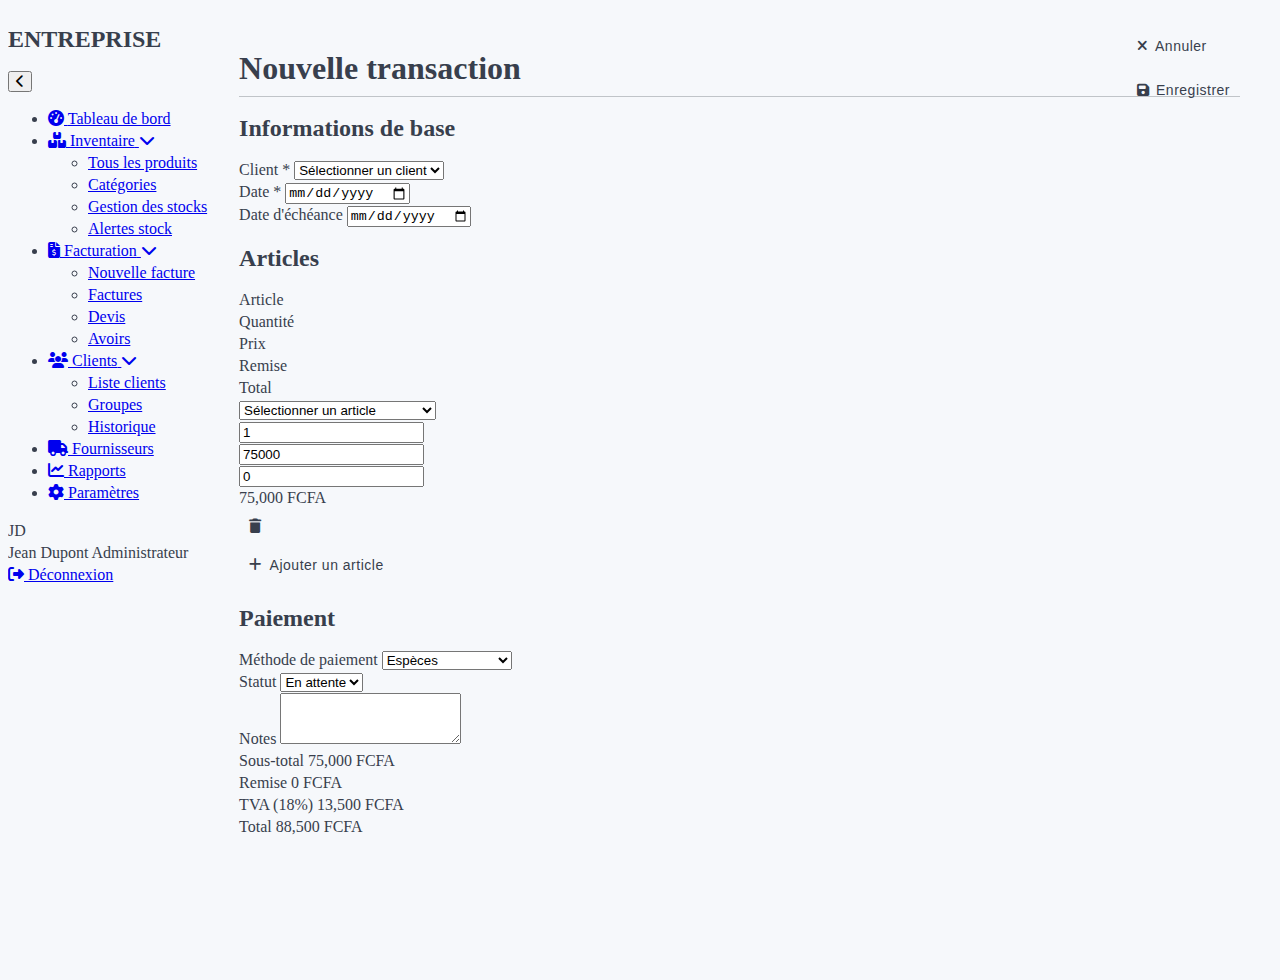
<file: transaction-form.html>
<!DOCTYPE html>
<html lang="fr">
  <head>
    <meta charset="UTF-8" />
    <meta name="viewport" content="width=device-width, initial-scale=1.0" />
    <title>Transaction Form</title>
    <link
      rel="stylesheet"
      href="https://cdnjs.cloudflare.com/ajax/libs/font-awesome/6.4.0/css/all.min.css"
    />
    <link rel="stylesheet" href="assets/css/admin.css" />
  </head>

  <body>
    <div class="admin-container">
      <!-- Barre latérale -->
      <aside class="sidebar" id="sidebar">
        <div class="sidebar-header">
          <h2 class="logo">ENTREPRISE</h2>
          <button class="toggle-btn" id="toggleBtn">
            <i class="fas fa-chevron-left"></i>
          </button>
        </div>

        <nav class="sidebar-nav">
          <ul>
            <li class="active">
              <a href="#">
                <i class="fas fa-tachometer-alt"></i>
                <span>Tableau de bord</span>
              </a>
            </li>
            <li class="has-submenu">
              <a href="#">
                <i class="fas fa-boxes"></i>
                <span>Inventaire</span>
                <i class="fas fa-chevron-down submenu-icon"></i>
              </a>
              <ul class="submenu">
                <li><a href="#">Tous les produits</a></li>
                <li><a href="#">Catégories</a></li>
                <li><a href="#">Gestion des stocks</a></li>
                <li><a href="#">Alertes stock</a></li>
              </ul>
            </li>
            <li class="has-submenu">
              <a href="#">
                <i class="fas fa-file-invoice-dollar"></i>
                <span>Facturation</span>
                <i class="fas fa-chevron-down submenu-icon"></i>
              </a>
              <ul class="submenu">
                <li><a href="#">Nouvelle facture</a></li>
                <li><a href="#">Factures</a></li>
                <li><a href="#">Devis</a></li>
                <li><a href="#">Avoirs</a></li>
              </ul>
            </li>
            <li class="has-submenu">
              <a href="#">
                <i class="fas fa-users"></i>
                <span>Clients</span>
                <i class="fas fa-chevron-down submenu-icon"></i>
              </a>
              <ul class="submenu">
                <li><a href="#">Liste clients</a></li>
                <li><a href="#">Groupes</a></li>
                <li><a href="#">Historique</a></li>
              </ul>
            </li>
            <li>
              <a href="#">
                <i class="fas fa-truck"></i>
                <span>Fournisseurs</span>
              </a>
            </li>
            <li>
              <a href="#">
                <i class="fas fa-chart-line"></i>
                <span>Rapports</span>
              </a>
            </li>
            <li>
              <a href="#">
                <i class="fas fa-cog"></i>
                <span>Paramètres</span>
              </a>
            </li>
          </ul>
        </nav>

        <div class="sidebar-footer">
          <div class="user-profile">
            <div class="avatar">JD</div>
            <div class="user-info">
              <span class="user-name">Jean Dupont</span>
              <span class="user-role">Administrateur</span>
            </div>
          </div>
          <a href="#" class="logout-btn">
            <i class="fas fa-sign-out-alt"></i>
            <span>Déconnexion</span>
          </a>
        </div>
      </aside>

      <!-- Contenu principal -->
      <main class="main-content">
        <header class="topbar">
          <div class="topbar-left">
            <button class="mobile-toggle" id="mobileToggle">
              <i class="fas fa-bars"></i>
            </button>
            <h1>Nouvelle transaction</h1>
          </div>
          <div class="topbar-right">
            <button class="btn btn-secondary">
              <i class="fas fa-times"></i> Annuler
            </button>
            <button class="btn btn-primary">
              <i class="fas fa-save"></i> Enregistrer
            </button>
          </div>
        </header>

        <div class="page-content">
          <form id="transactionForm">
            <div class="form-grid">
              <div class="form-section">
                <h2>Informations de base</h2>
                <div class="form-group">
                  <label for="client">Client *</label>
                  <select id="client" class="form-control" required>
                    <option value="">Sélectionner un client</option>
                    <option value="1">SARL Tech Solutions</option>
                    <!-- Plus d'options... -->
                  </select>
                </div>
                <div class="form-row">
                  <div class="form-group">
                    <label for="date">Date *</label>
                    <input
                      type="date"
                      id="date"
                      class="form-control"
                      required
                    />
                  </div>
                  <div class="form-group">
                    <label for="dueDate">Date d'échéance</label>
                    <input type="date" id="dueDate" class="form-control" />
                  </div>
                </div>
              </div>

              <div class="form-section">
                <h2>Articles</h2>
                <div class="items-table">
                  <div class="items-header">
                    <div>Article</div>
                    <div>Quantité</div>
                    <div>Prix</div>
                    <div>Remise</div>
                    <div>Total</div>
                    <div></div>
                  </div>
                  <div class="items-body">
                    <div class="item-row">
                      <div class="form-group">
                        <select class="form-control item-select">
                          <option value="">Sélectionner un article</option>
                          <option value="1">
                            Ordinateur portable EliteBook
                          </option>
                          <!-- Plus d'options... -->
                        </select>
                      </div>
                      <div class="form-group">
                        <input
                          type="number"
                          value="1"
                          min="1"
                          class="form-control quantity"
                        />
                      </div>
                      <div class="form-group">
                        <input
                          type="number"
                          value="75000"
                          class="form-control price"
                        />
                      </div>
                      <div class="form-group">
                        <input
                          type="number"
                          value="0"
                          class="form-control discount"
                        />
                      </div>
                      <div class="total">75,000 FCFA</div>
                      <div>
                        <button
                          type="button"
                          class="btn btn-icon danger remove-item"
                        >
                          <i class="fas fa-trash"></i>
                        </button>
                      </div>
                    </div>
                    <!-- Plus de lignes d'articles... -->
                  </div>
                  <div class="items-footer">
                    <button
                      type="button"
                      class="btn btn-secondary"
                      id="addItem"
                    >
                      <i class="fas fa-plus"></i> Ajouter un article
                    </button>
                  </div>
                </div>
              </div>

              <div class="form-section">
                <h2>Paiement</h2>
                <div class="form-row">
                  <div class="form-group">
                    <label for="paymentMethod">Méthode de paiement</label>
                    <select id="paymentMethod" class="form-control">
                      <option value="cash">Espèces</option>
                      <option value="transfer">Virement bancaire</option>
                      <option value="card">Carte bancaire</option>
                    </select>
                  </div>
                  <div class="form-group">
                    <label for="status">Statut</label>
                    <select id="status" class="form-control">
                      <option value="pending">En attente</option>
                      <option value="paid">Payé</option>
                    </select>
                  </div>
                </div>
                <div class="form-group">
                  <label for="notes">Notes</label>
                  <textarea id="notes" class="form-control" rows="3"></textarea>
                </div>
              </div>

              <div class="form-summary">
                <div class="summary-row">
                  <span>Sous-total</span>
                  <span>75,000 FCFA</span>
                </div>
                <div class="summary-row">
                  <span>Remise</span>
                  <span>0 FCFA</span>
                </div>
                <div class="summary-row">
                  <span>TVA (18%)</span>
                  <span>13,500 FCFA</span>
                </div>
                <div class="summary-row total">
                  <span>Total</span>
                  <span>88,500 FCFA</span>
                </div>
              </div>
            </div>
          </form>
        </div>
      </main>
    </div>
  </body>
</html>
</file>
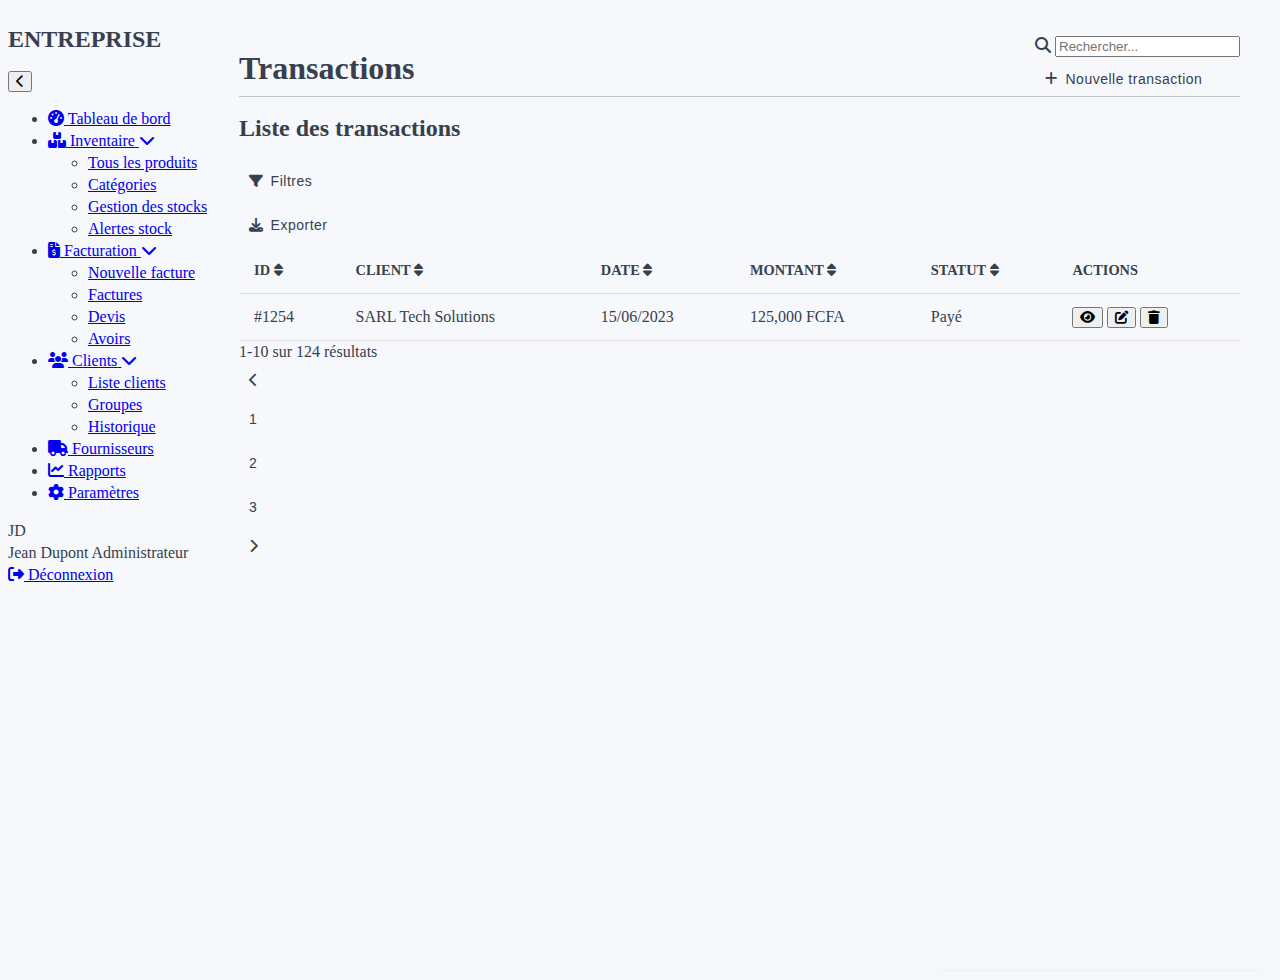
<file: transactions.html>
<!DOCTYPE html>
<html lang="fr">
  <head>
    <meta charset="UTF-8" />
    <meta name="viewport" content="width=device-width, initial-scale=1.0" />
    <title>Transactions List</title>
    <link
      rel="stylesheet"
      href="https://cdnjs.cloudflare.com/ajax/libs/font-awesome/6.4.0/css/all.min.css"
    />
    <link rel="stylesheet" href="assets/css/admin.css" />
  </head>
  <body>
    <div class="admin-container">
      <!-- Barre latérale -->
      <aside class="sidebar" id="sidebar">
        <div class="sidebar-header">
          <h2 class="logo">ENTREPRISE</h2>
          <button class="toggle-btn" id="toggleBtn">
            <i class="fas fa-chevron-left"></i>
          </button>
        </div>

        <nav class="sidebar-nav">
          <ul>
            <li class="active">
              <a href="#">
                <i class="fas fa-tachometer-alt"></i>
                <span>Tableau de bord</span>
              </a>
            </li>
            <li class="has-submenu">
              <a href="#">
                <i class="fas fa-boxes"></i>
                <span>Inventaire</span>
                <i class="fas fa-chevron-down submenu-icon"></i>
              </a>
              <ul class="submenu">
                <li><a href="#">Tous les produits</a></li>
                <li><a href="#">Catégories</a></li>
                <li><a href="#">Gestion des stocks</a></li>
                <li><a href="#">Alertes stock</a></li>
              </ul>
            </li>
            <li class="has-submenu">
              <a href="#">
                <i class="fas fa-file-invoice-dollar"></i>
                <span>Facturation</span>
                <i class="fas fa-chevron-down submenu-icon"></i>
              </a>
              <ul class="submenu">
                <li><a href="#">Nouvelle facture</a></li>
                <li><a href="#">Factures</a></li>
                <li><a href="#">Devis</a></li>
                <li><a href="#">Avoirs</a></li>
              </ul>
            </li>
            <li class="has-submenu">
              <a href="#">
                <i class="fas fa-users"></i>
                <span>Clients</span>
                <i class="fas fa-chevron-down submenu-icon"></i>
              </a>
              <ul class="submenu">
                <li><a href="#">Liste clients</a></li>
                <li><a href="#">Groupes</a></li>
                <li><a href="#">Historique</a></li>
              </ul>
            </li>
            <li>
              <a href="#">
                <i class="fas fa-truck"></i>
                <span>Fournisseurs</span>
              </a>
            </li>
            <li>
              <a href="#">
                <i class="fas fa-chart-line"></i>
                <span>Rapports</span>
              </a>
            </li>
            <li>
              <a href="#">
                <i class="fas fa-cog"></i>
                <span>Paramètres</span>
              </a>
            </li>
          </ul>
        </nav>

        <div class="sidebar-footer">
          <div class="user-profile">
            <div class="avatar">JD</div>
            <div class="user-info">
              <span class="user-name">Jean Dupont</span>
              <span class="user-role">Administrateur</span>
            </div>
          </div>
          <a href="#" class="logout-btn">
            <i class="fas fa-sign-out-alt"></i>
            <span>Déconnexion</span>
          </a>
        </div>
      </aside>

      <!-- Contenu principal -->
      <main class="main-content">
        <header class="topbar">
          <div class="topbar-left">
            <button class="mobile-toggle" id="mobileToggle">
              <i class="fas fa-bars"></i>
            </button>
            <h1>Transactions</h1>
          </div>
          <div class="topbar-right">
            <div class="search-box">
              <i class="fas fa-search"></i>
              <input type="text" placeholder="Rechercher..." />
            </div>
            <button class="btn btn-primary">
              <i class="fas fa-plus"></i> Nouvelle transaction
            </button>
          </div>
        </header>

        <div class="page-content">
          <div class="content-section">
            <div class="section-header">
              <h2>Liste des transactions</h2>
              <div class="actions">
                <div class="dropdown">
                  <button class="btn btn-secondary dropdown-toggle">
                    <i class="fas fa-filter"></i> Filtres
                  </button>
                  <div class="dropdown-menu">
                    <a href="#" class="dropdown-item">Aujourd'hui</a>
                    <a href="#" class="dropdown-item">Cette semaine</a>
                    <a href="#" class="dropdown-item">Ce mois</a>
                    <a href="#" class="dropdown-item">Payées</a>
                    <a href="#" class="dropdown-item">En attente</a>
                  </div>
                </div>
                <button class="btn btn-secondary">
                  <i class="fas fa-download"></i> Exporter
                </button>
              </div>
            </div>

            <div class="table-responsive">
              <table class="data-table">
                <thead>
                  <tr>
                    <th>ID <i class="fas fa-sort"></i></th>
                    <th>Client <i class="fas fa-sort"></i></th>
                    <th>Date <i class="fas fa-sort"></i></th>
                    <th>Montant <i class="fas fa-sort"></i></th>
                    <th>Statut <i class="fas fa-sort"></i></th>
                    <th>Actions</th>
                  </tr>
                </thead>
                <tbody>
                  <tr>
                    <td>#1254</td>
                    <td>SARL Tech Solutions</td>
                    <td>15/06/2023</td>
                    <td>125,000 FCFA</td>
                    <td><span class="status-badge success">Payé</span></td>
                    <td class="actions">
                      <button class="action-btn view" title="Voir">
                        <i class="fas fa-eye"></i>
                      </button>
                      <button class="action-btn edit" title="Éditer">
                        <i class="fas fa-edit"></i>
                      </button>
                      <button class="action-btn delete" title="Supprimer">
                        <i class="fas fa-trash"></i>
                      </button>
                    </td>
                  </tr>
                  <!-- Plus de lignes... -->
                </tbody>
              </table>
            </div>

            <div class="pagination">
              <span class="pagination-info">1-10 sur 124 résultats</span>
              <button class="btn btn-secondary" disabled>
                <i class="fas fa-chevron-left"></i>
              </button>
              <button class="btn btn-secondary active">1</button>
              <button class="btn btn-secondary">2</button>
              <button class="btn btn-secondary">3</button>
              <button class="btn btn-secondary">
                <i class="fas fa-chevron-right"></i>
              </button>
            </div>
          </div>
        </div>
      </main>
    </div>

    <script src="assets/js/admin.js"></script>
  </body>
</html>
</file>
<file: assets/css/styles.css>
/*------------------*/
/* 1. Custom fonts  */
/*------------------*/

/* Inter font */
@font-face {
  font-family: "Inter Light BETA";
  font-style: normal;
  font-weight: normal;
  src: local("Inter Light BETA"), url("Inter-Light-BETA.woff") format("woff");
}

@font-face {
  font-family: "Inter Regular";
  font-style: normal;
  font-weight: normal;
  src: local("Inter Regular"),
    url("/assets/fonts/Inter-Regular.woff") format("woff");
}

@font-face {
  font-family: "Inter Italic";
  font-style: normal;
  font-weight: normal;
  src: local("Inter Italic"),
    url("/assets/fonts/Inter-Italic.woff") format("woff");
}

@font-face {
  font-family: "Inter Medium";
  font-style: normal;
  font-weight: normal;
  src: local("Inter Medium"),
    url("/assets/fonts/Inter-Medium.woff") format("woff");
}

@font-face {
  font-family: "Inter Medium Italic";
  font-style: normal;
  font-weight: normal;
  src: local("Inter Medium Italic"),
    url("/assets/fonts/Inter-MediumItalic.woff") format("woff");
}

@font-face {
  font-family: "Inter Semi Bold";
  font-style: normal;
  font-weight: normal;
  src: local("Inter Semi Bold"),
    url("/assets/fonts/Inter-SemiBold.woff") format("woff");
}

@font-face {
  font-family: "Inter Semi Bold Italic";
  font-style: normal;
  font-weight: normal;
  src: local("Inter Semi Bold Italic"),
    url("/assets/fonts/Inter-SemiBoldItalic.woff") format("woff");
}

@font-face {
  font-family: "Inter Bold";
  font-style: normal;
  font-weight: normal;
  src: local("Inter Bold"), url("/assets/fonts/Inter-Bold.woff") format("woff");
}

@font-face {
  font-family: "Inter Bold Italic";
  font-style: normal;
  font-weight: normal;
  src: local("Inter Bold Italic"),
    url("/assets/fonts/Inter-BoldItalic.woff") format("woff");
}

@font-face {
  font-family: "Inter Extra Bold";
  font-style: normal;
  font-weight: normal;
  src: local("Inter Extra Bold"),
    url("/assets/fonts/Inter-ExtraBold.woff") format("woff");
}

@font-face {
  font-family: "Inter Extra Bold Italic";
  font-style: normal;
  font-weight: normal;
  src: local("Inter Extra Bold Italic"),
    url("/assets/fonts/Inter-ExtraBoldItalic.woff") format("woff");
}

@font-face {
  font-family: "Inter Black";
  font-style: normal;
  font-weight: normal;
  src: local("Inter Black"),
    url("/assets/fonts/Inter-Black.woff") format("woff");
}

@font-face {
  font-family: "Inter Black Italic";
  font-style: normal;
  font-weight: normal;
  src: local("Inter Black Italic"),
    url("/assets/fonts/Inter-BlackItalic.woff") format("woff");
}

/* Poppins font */
@font-face {
  font-family: "Poppins Thin";
  font-style: normal;
  font-weight: normal;
  src: local("Poppins Thin"),
    url("/assets/fonts/Poppins-Thin.woff") format("woff");
}

@font-face {
  font-family: "Poppins Thin Italic";
  font-style: normal;
  font-weight: normal;
  src: local("Poppins Thin Italic"),
    url("/assets/fonts/Poppins-ThinItalic.woff") format("woff");
}

@font-face {
  font-family: "Poppins ExtraLight";
  font-style: normal;
  font-weight: normal;
  src: local("Poppins ExtraLight"),
    url("/assets/fonts/Poppins-ExtraLight.woff") format("woff");
}

@font-face {
  font-family: "Poppins ExtraLight Italic";
  font-style: normal;
  font-weight: normal;
  src: local("Poppins ExtraLight Italic"),
    url("/assets/fonts/Poppins-ExtraLightItalic.woff") format("woff");
}

@font-face {
  font-family: "Poppins Light";
  font-style: normal;
  font-weight: normal;
  src: local("Poppins Light"),
    url("/assets/fonts/Poppins-Light.woff") format("woff");
}

@font-face {
  font-family: "Poppins Light Italic";
  font-style: normal;
  font-weight: normal;
  src: local("Poppins Light Italic"),
    url("/assets/fonts/Poppins-LightItalic.woff") format("woff");
}

@font-face {
  font-family: "Poppins Regular";
  font-style: normal;
  font-weight: normal;
  src: local("Poppins Regular"),
    url("/assets/fonts/Poppins-Regular.woff") format("woff");
}

@font-face {
  font-family: "Poppins Italic";
  font-style: normal;
  font-weight: normal;
  src: local("Poppins Italic"),
    url("/assets/fonts/Poppins-Italic.woff") format("woff");
}

@font-face {
  font-family: "Poppins Medium";
  font-style: normal;
  font-weight: normal;
  src: local("Poppins Medium"),
    url("/assets/fonts/Poppins-Medium.woff") format("woff");
}

@font-face {
  font-family: "Poppins Medium Italic";
  font-style: normal;
  font-weight: normal;
  src: local("Poppins Medium Italic"),
    url("/assets/fonts/Poppins-MediumItalic.woff") format("woff");
}

@font-face {
  font-family: "Poppins SemiBold";
  font-style: normal;
  font-weight: normal;
  src: local("Poppins SemiBold"),
    url("/assets/fonts/Poppins-SemiBold.woff") format("woff");
}

@font-face {
  font-family: "Poppins SemiBold Italic";
  font-style: normal;
  font-weight: normal;
  src: local("Poppins SemiBold Italic"),
    url("/assets/fonts/Poppins-SemiBoldItalic.woff") format("woff");
}

@font-face {
  font-family: "Poppins Bold";
  font-style: normal;
  font-weight: normal;
  src: local("Poppins Bold"),
    url("/assets/fonts/Poppins-Bold.woff") format("woff");
}

@font-face {
  font-family: "Poppins Bold Italic";
  font-style: normal;
  font-weight: normal;
  src: local("Poppins Bold Italic"),
    url("/assets/fonts/Poppins-BoldItalic.woff") format("woff");
}

@font-face {
  font-family: "Poppins ExtraBold";
  font-style: normal;
  font-weight: normal;
  src: local("Poppins ExtraBold"),
    url("/assets/fonts/Poppins-ExtraBold.woff") format("woff");
}

@font-face {
  font-family: "Poppins ExtraBold Italic";
  font-style: normal;
  font-weight: normal;
  src: local("Poppins ExtraBold Italic"),
    url("/assets/fonts/Poppins-ExtraBoldItalic.woff") format("woff");
}

@font-face {
  font-family: "Poppins Black";
  font-style: normal;
  font-weight: normal;
  src: local("Poppins Black"),
    url("/assets/fonts/Poppins-Black.woff") format("woff");
}

@font-face {
  font-family: "Poppins Black Italic";
  font-style: normal;
  font-weight: normal;
  src: local("Poppins Black Italic"),
    url("/assets/fonts/Poppins-BlackItalic.woff") format("woff");
}

/*----------------------*/
/* 2. Custom variables  */
/*----------------------*/
:root {
  /* Font families */
  --ff-base: "Inter", sans-serif;

  /* Font weights */
  --fw-thin: 100;
  --fw-extralight: 200;
  --fw-light: 300;
  --fw-regular: 400;
  --fw-medium: 500;
  --fw-semibold: 600;
  --fw-bold: 700;
  --fw-extrabold: 800;
  --fw-black: 900;

  /* colors */
  --clr-neutral-80: hsl(0, 0%, 20%);
  --clr-light-90: hsl(0, 0%, 97%);
  --clr-accent-40: hsl(122, 39%, 49%);
  --clr-accent-90: hsl(122, 39%, 40%);
  --clr-purple: hsl(253, 28%, 36%);
  --clr-blue: hsl(204, 47%, 32%);
  --clr-white: hsl(0, 0%, 100%);
  --clr-white-96: hsl(0, 0%, 96%);
  --clr-black: hsl(0, 0%, 0%);

  /* layout */
  --small-screen: 48rem;
  --large-screen: 75rem;

  /* shadows */
}

/*----------------*/
/* 3. CSS Reset   */
/*----------------*/
/* 1. Use a more-intuitive box-sizing model */
*,
*::before,
*::after {
  box-sizing: border-box;
}

/* 2. Remove default margin */
* {
  margin: 0;
  padding: 0;
}

/* 3. Add accessible line-height | Improve text rendering */
body {
  line-height: 1.5;
  -webkit-font-smoothing: antialiased;
}

/* 5. Improve media defaults */
img,
picture,
video,
canvas,
svg {
  display: block;
  max-width: 100%;
}

/* 6. Inherit fonts for form controls */
input,
button,
textarea,
select {
  font: inherit;
}

/* 7. Avoid text overflows */
p,
h1,
h2,
h3,
h4,
h5,
h6 {
  overflow-wrap: break-word;
}

/* 8. Improve line wrapping */
p {
  text-wrap: pretty;
}
h1,
h2,
h3,
h4,
h5,
h6 {
  text-wrap: balance;
}

/*
  9. Create a root stacking context
*/
#root,
#__next {
  isolation: isolate;
}

/*--------------------*/
/* 4. Global styles   */
/*--------------------*/

/* Global */
html {
  font-family: var(--ff-base);
}

body {
  background-color: var(--clr-light-90);
  color: var(--clr-neutral-80);
}

ul {
  list-style: none;
}

button {
  cursor: pointer;
}

/* Components */
.grid-container {
  display: grid;
  grid-template-columns: 1fr [content-start] min(var(--large-screen), 90%) [content-end] 1fr;
}

.grid-container > * {
  grid-column: content;
}

.overlay {
  position: fixed;
  inset: 0;
  background-color: rgba(0, 0, 0, 0.2);
  z-index: 998;
  display: none;
}

.overlay.is-active {
  display: block;
}
</file>
<file: assets/css/welcome.css>
/*--------------*/
/* 1. Header    */
/*--------------*/
header {
  padding-block: 1em;
  position: relative;
}

header a {
  text-decoration: none;
  color: inherit;
}

.navigation {
  display: flex;
  justify-content: space-between;
  align-items: center;
}

.navigation-menu {
  position: absolute;
  top: 3.125rem;
  left: 0;
  right: 0;
  padding-block: 1.8em;
  background-color: var(--clr-light-90);
  /* bottom shadow will be added here */
  transform: translateX(100%);
  transition: transform 0.3s ease-in-out;
  z-index: 999;
}

@media (min-width: 42rem) {
  .navigation-menu {
    position: unset;
    display: unset;
    transform: translateX(0);
    padding: 0.2rem;
  }

  .navigation-menu ul {
    display: flex;
    gap: 1.2em;
  }

  .navigation-menu a {
    padding: 0.2em 0.4em;
  }
}

.navigation-menu.open {
  transform: translateX(0);
}

.navigation-menu li {
  margin-bottom: 2em;
}

@media (min-width: 42rem) {
  .navigation-menu li {
    margin-bottom: 0;
  }
}

.navigation-menu a {
  font-size: 1.15rem;
}

@media (min-width: 42rem) {
  .navigation-menu a {
    font-size: 1rem;
  }
}

.hamburger {
  width: 1.25rem;
  height: 0.938rem;
  display: flex;
  flex-direction: column;
  justify-content: space-between;
  cursor: pointer;
  z-index: 999;
}

@media (min-width: 42rem) {
  .hamburger {
    display: none;
  }
}

.hamburger span {
  height: 0.125rem;
  background-color: var(--clr-neutral-80);
  border-radius: 0.2rem;
  transition: transform 0.3s ease-in-out, opacity 0.3s ease-in-out;
}

.hamburger.open span:nth-child(1) {
  transform: translateY(6.5px) rotate(45deg);
}

.hamburger.open span:nth-child(2) {
  opacity: 0;
}

.hamburger.open span:nth-child(3) {
  transform: translateY(-6.5px) rotate(-45deg);
}

/*----------*/
/* 2. CTA   */
/*----------*/
.cta {
  background: linear-gradient(
    135deg,
    var(--clr-blue) 0%,
    var(--clr-purple) 100%
  );
  color: var(--clr-white);
  padding-block: 6.5rem;
  text-align: center;
}

@media (min-width: 42rem) {
  .cta {
    padding-block: 9.375rem;
  }
}

.cta h1 {
  font-size: 2rem;
  margin-bottom: 20px;
  font-weight: var(--fw-black);
}

@media (min-width: 42rem) {
  .cta h1 {
    font-size: 2.5rem;
  }
}

.cta p {
  font-size: 1rem;
  max-width: 800px;
  margin: 0 auto 30px;
}

@media (min-width: 42rem) {
  .cta p {
    font-size: 1.2rem;
  }
}

.cta-buttons {
  display: flex;
  justify-content: center;
  gap: 0.8em;
}

.cta-button {
  background-color: var(--clr-accent-40);
  color: var(--clr-white);
  padding: 12px 30px;
  border-radius: 30px;
  text-decoration: none;
  font-weight: bold;
  font-size: 1.1rem;
  transition: all 0.3s ease;
}

.cta-button:hover {
  background-color: var(--clr-accent-90);
  transform: translateY(-2px);
  box-shadow: 0 5px 15px rgba(0, 0, 0, 0.1);
}

.cta-button.secondary {
  background-color: transparent;
  border: 2px solid var(--clr-white);
}

.cta-button.secondary:hover {
  background-color: rgba(255, 255, 255, 0.1);
}

/*---------------*/
/* 3. Features   */
/*---------------*/
.features {
  padding: 80px 0;
  background-color: var(--clr-white);
}

.features .title,
.features .subtitle {
  text-align: center;
}

.features .title {
  margin-bottom: 35px;
  font-size: 2rem;
  color: var(--clr-blue);
}

.features .subtitle {
  margin-bottom: 20px;
}

.features-grid {
  display: grid;
  grid-template-columns: repeat(auto-fit, minmax(300px, 1fr));
  gap: 30px;
}

.feature-card {
  background-color: #f8f9fa;
  border-radius: 10px;
  padding: 30px;
  transition: transform 0.3s ease;
}

.feature-card:hover {
  transform: translateY(-10px);
  box-shadow: 0 10px 20px rgba(0, 0, 0, 0.1);
}

.feature-card h3 {
  color: var(--clr-blue);
  margin-bottom: 15px;
  font-size: 1.3rem;
}

/*----------*/
/* 4. Why   */
/*----------*/
.why {
  padding: 80px 0;
  background-color: #f1f5f9;
}

.why .title {
  text-align: center;
  margin-bottom: 35px;
  font-size: 2rem;
  color: var(--clr-blue);
}

.why-card {
  display: flex;
  flex-direction: column;
  background-color: var(--clr-white);
  border-radius: 10px;
  overflow: hidden;
  margin-bottom: 30px;
  box-shadow: 0 5px 15px rgba(0, 0, 0, 0.05);
}

@media (min-width: 48rem) {
  .why-card {
    flex-direction: row;
    align-items: stretch;
  }
}

.why-image {
  width: 100%;
  height: 200px;
  background-size: cover;
  background-position: center;
}

@media (min-width: 48rem) {
  .why-image {
    width: 40%;
    height: unset;
  }
}

.why-content {
  padding: 30px;
  width: 100%;
}

@media (min-width: 48rem) {
  .why-content {
    width: 60%;
  }
}

.why-content h3 {
  color: var(--clr-blue);
  margin-bottom: 15px;
  font-size: 1.4rem;
  position: relative;
}

/* Images d'illustration pour chaque bénéfice */
.why-ceo {
  background-image: url("../images/growth.jpg");
}

.why-stocker {
  background-image: url("../images/storekeeper.jpg");
}

.why-sales {
  background-image: url("../images/pro.jpg");
}

.why-accountant {
  background-image: url("../images/easy.jpg");
}

/*------------*/
/* 5. Try     */
/*------------*/
.try {
  padding: 80px 0;
  text-align: center;
  background: linear-gradient(
    135deg,
    var(--clr-purple) 0%,
    var(--clr-blue) 100%
  );
  color: var(--clr-white);
}

.try .title {
  font-size: 2rem;
  margin-bottom: 20px;
}

.try .subtitle {
  max-width: 700px;
  margin: 0 auto 30px;
  font-size: 1.1rem;
}

/*--------------*/
/* 6. Footer    */
/*--------------*/
footer {
  background-color: var(--clr-blue);
  color: var(--clr-white);
  padding: 30px 0;
  text-align: center;
}
</file>
<file: assets/css/admin.css>
:root {
  --sidebar-width: 18rem;
  --sidebar-collapsed-width: 80px;

  --primary-color: #4e4376;
  --secondary-color: #2b5876;
  --accent-color: #4caf50;
  --clr-text: #383f4d;
  --clr-background: #f6f8fb;
  --light-gray: #f5f5f5;
  --border-color: #e0e0e0;
  --blue: #4285f4;
  --green: #34a853;
  --orange: #fbbc05;
  --purple: #9b59b6;
  --red: #ea4335;
  --error-color: #e63946;
}

body {
  background-color: var(--clr-background);
  color: var(--clr-text);
  line-height: 1.375rem;
}

/*------------------*/
/* 1. Components    */
/*------------------*/

/* Buttons */
button {
  font-family: "Poppins", sans-serif;
}

.btn-group {
  display: flex;
  position: relative;
}

.btn-group:hover .btn.right::before {
  width: 0;
}

.btn {
  position: relative;
  display: flex;
  flex-shrink: 0;
  align-items: center;
  justify-content: center;
  gap: 0.5em;
  padding: 8px;
  border: none;
  border-radius: 8px;
  background-color: transparent;
  color: inherit;
  font-size: 0.875rem;
  font-weight: var(--fw-bold);
  letter-spacing: 0.03125rem;
  line-height: 1.5rem;
  text-decoration: none;
  cursor: pointer;
}

@media (min-width: 992px) {
  .btn {
    padding: 10px;
  }
}

.btn.primary {
  background-color: #1336b2;
  color: var(--clr-white);
}

.btn.primary:hover {
  background-color: #2a4ecc;
}

.btn.left {
  border-top-right-radius: 0;
  border-bottom-right-radius: 0;
}

.btn svg {
  font-size: 0.4rem;
  line-height: 24px;
}

.btn.right {
  border-left: 0;
  border-top-left-radius: 0;
  border-bottom-left-radius: 0;
  padding-inline: 6px;
}

.btn.right::before {
  content: "";
  position: absolute;
  top: 8px;
  bottom: 8px;
  left: 0;
  width: 1px;
  background: #666e7d;
}

.btn.right svg {
  margin: 0;
}

/* Dropdowns */
.dropdown-menu {
  position: absolute;
  z-index: 999;
  top: 100%;
  right: 0;
  margin-top: 4px;
  border-radius: 8px;
  background-color: var(--clr-white);
  box-shadow: 0 4px 12px 0 rgba(0, 0, 0, 0.25);
}

.dropdown-list {
  padding: 12px;
  overflow-y: auto;
  overscroll-behavior-y: contain;
  display: flex;
  flex-direction: column;
}

.dropdown-list-item {
  white-space: nowrap;
}

.dropdown-list-item button {
  padding: 8px 6px;
  display: block;
  width: 100%;
  text-align: left;
  border: none;
  background-color: transparent;
  color: #282d37;
  font-weight: var(--fw-semibold);
  font-size: 0.9rem;
}

.dropdown-list-item button:hover {
  border-color: #666e7d;
  background-color: #f6f8fb;
}

.dropdown-list-item button.danger {
  color: #cc2414;
}

.dropdown-list-item button.danger:hover {
  background-color: #fff4f2;
}

/* Nav Tabs */
.nav-tabs-wrapper {
  background-color: var(--clr-white);
  border-bottom: 1px solid rgba(40, 45, 55, 0.26);
}

@media (min-width: 992px) {
  .nav-tabs-wrapper {
    position: static;
    background-color: var(--clr-background);
    margin: 10px 0 32px;
  }
}

.nav-tabs {
  display: flex;
  overflow-x: hidden;
}

.nav-tabs .nav-item {
  line-height: 1.625rem;
}

.nav-tabs .nav-link {
  border-bottom: 3px solid transparent;
  color: inherit;
  font-size: 1.12rem;
  font-weight: var(--fw-medium);
  text-decoration: none;
  white-space: nowrap;
  display: flex;
  padding: 14px 24px;
}

@media (min-width: 992px) {
  .nav-tabs .nav-link {
    font-size: 1.125rem;
    padding: 12px 24px;
  }
}

.nav-tabs .nav-link.active {
  border-color: #1336b2;
  color: #1336b2;
}

.tab-pane {
  display: none;
}

.tab-pane.active {
  display: block;
}

/* Inputs */

/*-------------------*/
/* 2. Entire page    */
/*-------------------*/

.admin-container {
  position: relative;
  display: flex;
  min-height: 100vh;
  overflow-y: hidden;
}

/*--------------------*/
/* 3. Main Content    */
/*--------------------*/
.main-content {
  flex: 1;
  height: 100vh;
  overflow-y: auto;
  padding-top: 50px;
}

@media (min-width: 992px) {
  .main-content {
    padding: 2em;
  }
}

/*  Entete de la page  */
.breadcrumb {
  height: 24px;
  font-size: 0.85rem;
  margin-left: -4px;
  margin-bottom: 0.8em;
  position: sticky;
  background-color: var(--clr-background);
  display: none;
}

@media (min-width: 992px) {
  .breadcrumb {
    display: block;
  }
}

.breadcrumb a {
  display: flex;
  align-items: center;
  gap: 0.25em;
  color: #666e7d;
  font-weight: var(--fw-semibold);
  font-family: "poppins", sans-serif;
  text-decoration: none;
  letter-spacing: 0.3px;
  transition: margin 0.15s ease-in-out;
}

.breadcrumb a:hover {
  color: #383f4d;
  margin-left: 2px;
}

.topbar {
  position: fixed;
  display: flex;
  align-items: center;
  justify-content: space-between;
  z-index: 997;
  top: 0;
  left: 0;
  width: 100%;
  height: 56px;
  border-bottom: 1px solid rgba(40, 45, 55, 0.26);
  background: var(--clr-white);
}

@media (min-width: 992px) {
  .topbar {
    position: sticky;
    background-color: var(--clr-background);
  }
}

.topbar-left {
  display: flex;
  align-items: center;
}

.mobile-toggle,
.back-link {
  border: none;
  background-color: transparent;
  color: inherit;
  width: 56px;
  height: 56px;
  font-size: 24px;
  display: flex;
  flex-shrink: 0;
  align-items: center;
  justify-content: center;
  line-height: normal;
}

@media (min-width: 992px) {
  .mobile-toggle {
    display: none;
  }
  .back-link {
    display: none;
  }
}

.topbar-title {
  margin: 0 8px 0 0;
  overflow: hidden;
  font-size: 1.125rem;
  font-weight: var(--fw-semibold);
  line-height: 1.5rem;
  text-overflow: ellipsis;
  white-space: nowrap;
}

@media (min-width: 992px) {
  .topbar-title {
    font-size: 2.5rem;
    line-height: 3.25rem;
    font-weight: var(--fw-medium);
  }
}

.topbar-actions {
  position: relative;
  margin-right: 1em;
}

@media (min-width: 992px) {
  .topbar-actions.details {
    display: none;
  }
}

/* Page Content */
.page-content {
  flex: 1;
  padding-inline: 1.5em;
}

@media (min-width: 992px) {
  .page-content {
    padding-inline: 0;
  }
}

/* Table */
.table-wrapper {
  background: var(--clr-white);
  border-radius: 4px;
  box-shadow: 0 2px 2px 0 rgba(0, 0, 0, 0.1), 0 1px 3px 0 rgba(0, 0, 0, 0.06);
  margin-block: 2em;
}

/* ** Table Header ** */
.table-header {
  display: flex;
  border-bottom: 1px solid #f6f8fb;
}

.table-header-toolbar,
.table-header-settings,
.table-header-pagination {
  padding: 20px 12px;
}

.table-header-toolbar {
  flex: 1;
}

.table-header-settings {
  display: flex;
  gap: 1em;
}

.table-header-pagination {
  display: flex;
  align-items: center;
  color: #666e7d;
}

.table-header-pagination > span {
  padding-left: 18px;
  border-left: 1px solid rgba(40, 45, 55, 0.26);
}

.table-header-pagination nav ul {
  display: flex;
  align-items: center;
  gap: 1em;
  margin-left: 1.4em;
}

.table-header-pagination nav a {
  color: inherit;
}

.table-btn-wrapper {
  display: inline-flex;
}

.table-btn {
  border: 1px solid rgba(40, 45, 55, 0.26);
  background-color: var(--clr-white);
  padding: 0.45rem;
  border-radius: 0.4em;
  color: inherit;
}

.table-btn:hover {
  background-color: #f6f8fb;
}

/* ** Table Content ** */

.table-content {
  overflow-x: auto;
}

table {
  width: 100%;
  border-collapse: collapse;
}

th,
td {
  padding: 12px 15px;
  text-align: left;
  border-bottom: 1px solid var(--border-color);
}

th.col-options {
  width: 71px;
}

.td-options {
  display: flex;
  align-items: center;
  padding: 11px 16px;
  background-color: var(--clr-white);
  border: none;
  box-shadow: -2px 4px 8px rgba(0, 0, 0, 0.1);
}

th {
  font-weight: 600;
  color: #383f4d;
  font-size: 0.9rem;
  text-transform: uppercase;
}

tr:hover {
  background-color: var(--light-gray);
}

.status {
  display: inline-block;
  padding: 5px 10px;
  border-radius: 20px;
  font-size: 0.8rem;
  font-weight: 500;
}

.status.paid {
  background-color: rgba(52, 168, 83, 0.1);
  color: var(--green);
}

.status.pending {
  background-color: rgba(251, 188, 5, 0.1);
  color: var(--orange);
}

/* ** Empty State ** */
.empty-state {
  display: flex;
  flex-direction: column;
  align-items: center;
  text-align: center;
  max-width: 22rem;
  padding: 3rem 2rem;
  background-color: #f9f9f9;
  border: 2px dashed #ddd;
  border-radius: 10px;
  margin: 2rem auto;
}

.empty-state__icon {
  display: block;
  margin-inline: auto;
  margin-bottom: 1.5rem;
  color: #6c757d;
}

.empty-state__title {
  font-size: 1.5rem;
  font-weight: var(--fw-semibold);
  margin-bottom: 0.5rem;
  color: #343a40;
}

.empty-state__description {
  color: #6c757d;
  margin-bottom: 1.5rem;
  line-height: 1.5;
}

.empty-state__action {
  padding: 0.5rem 1rem;
}

.empty-state__action:hover {
  background-color: #0b5ed7;
}

.empty-state__action svg {
  width: 16px;
  height: 16px;
}
</file>
<file: assets/css/sidebar.css>
.sidebar {
  height: 100vh;
  position: absolute;
  left: 0;
  top: 0;
  bottom: 0;
  width: var(--sidebar-width);
  background-color: var(--clr-white);
  transition: width 0.3s ease-in-out, transform 0.3s ease-in-out;
  display: flex;
  flex-direction: column;
  z-index: 999;
  transform: translateX(-100%);
}

@media (min-width: 992px) {
  .sidebar {
    position: relative;
    transform: translateX(0);
  }
}

.sidebar.show {
  transform: translateX(0);
}

@media (min-width: 992px) {
  .mobile-toggle {
    display: none;
  }
}

.sidebar-line {
  border: 0;
  border-top: 1px solid rgba(40, 45, 55, 0.26);
  margin-block: 0.2em;
}

/* sidebar header */
.sidebar-header {
  position: relative;
  padding-block: 1.5em;
  border-bottom: 1px solid #282d370d;
}

.sidebar.collapsed .sidebar-header {
  padding-block: 0.9em;
}

.logo {
  width: 50%;
  margin-inline: auto;
}

.toggle-btn {
  position: absolute;
  top: 3rem;
  right: -0.75rem;
  width: 2.063rem;
  height: 2.063rem;
  border: 1px solid #caccd6;
  border-radius: 50%;
  background-color: #ffffff;
  box-shadow: 0px 6px 12px 0px #383f4d1a;
  cursor: pointer;
  display: none;
}

@media (min-width: 992px) {
  .toggle-btn {
    display: flex;
    align-items: center;
    justify-content: center;
  }
}

.toggle-btn:hover {
  background-color: #2a4ecc;
  color: var(--clr-white);
}

/* sidebar navigation */

.sidebar-nav {
  flex: 1;
  padding: 0.5em 1em;
  overflow-y: auto;
}

.sidebar-nav li a {
  display: flex;
  align-items: center;
  gap: 0.85em;
  padding: 0.85em 0.5em;
  border-radius: 0.25rem;
  text-decoration: none;
  color: inherit;
  font-weight: var(--fw-semibold);
  transition: background-color 0.15s ease-in-out, color 0.15s ease-in-out;
  white-space: nowrap;
}

.sidebar-nav li.active > a {
  color: #2a4ecc;
}

.sidebar-nav li a:hover {
  background-color: #f2fbff;
}

/* sidebar submenus */
.submenu {
  max-height: 0;
  overflow: hidden;
  transition: max-height 0.3s ease-in-out;
  margin-left: 1.438em;
}

.submenu li a {
  font-size: 1rem;
  font-weight: var(--fw-normal);
  padding-block: 0.6em;
  padding-left: 1.5em;
  border-radius: 0 4px 4px 0;
  border-left: 2px solid #282d3733;
  transition: background-color 0.15s ease-in-out, border-color 0.15s ease-in-out,
    transform 0.15s ease-in-out;
}

.submenu li a:hover {
  background-color: #f2fbff;
}

.submenu li.active a {
  border-left: 4px solid #2a4ecc;
}

.has-submenu.active .submenu {
  max-height: 500px;
}

/* Collapsed Sidebar */
.sidebar.collapsed {
  width: var(--sidebar-collapsed-width);
}

.sidebar.collapsed span:not(.badge) {
  display: none;
}

.sidebar.collapsed .sidebar-nav li a {
  justify-content: center;
  padding: 12px 0;
}

.sidebar.collapsed .sidebar-nav li a i {
  margin-right: 0;
  font-size: 1.3rem;
}

.sidebar.collapsed .sidebar-footer {
  display: flex;
  flex-direction: column;
  align-items: center;
}

.sidebar.collapsed .toggle-btn svg {
  transform: rotate(180deg);
}

/* sidebar footer */

.sidebar-footer {
  padding: 20px;
  border-top: 1px solid rgba(255, 255, 255, 0.1);
}
</file>
<file: assets/css/forms.css>
/* Structure de base */
.form-wrapper {
  max-width: 650px;
}

.form-box {
  padding: 2rem;
  margin-block: 2em;
  border-radius: 10px;
  background: var(--clr-white);
  box-shadow: 0 4px 20px rgba(0, 0, 0, 0.08);
}

.form-box .header {
  margin-bottom: 1.5rem;
}

.form-box .header h2 {
  font-size: 1.3rem;
  font-weight: 400;
  letter-spacing: 0.01875em;
  line-height: 1.625rem;
  margin-bottom: 0.5rem;
}

.form-box .header p {
  color: #6c757d;
}

.form-row {
  display: flex;
  align-items: center;
  gap: 1em;
}

.form-group {
  margin-bottom: 1.5rem;
  flex: 1;
}

.form-group label {
  display: block;
  margin-bottom: 0.5rem;
  font-size: 0.9rem;
  font-weight: var(--fw-semibold);
  color: var(--clr-text);
}

.form-group input,
.form-group select,
.form-group textarea {
  width: 100%;
  padding: 0.6em 0.75em;
  border: 1px solid var(--border-color);
  border-radius: 6px;
  font-size: 1rem;
  transition: border 0.3s;
}

.form-group input:focus,
.form-group select:focus,
.form-group textarea:focus {
  outline: none;
  border-color: var(--primary-color);
  box-shadow: 0 0 0 3px rgba(67, 97, 238, 0.1);
}

.form-group textarea {
  min-height: 120px;
  resize: vertical;
}

/* Champ de prix avec symbole € */
.input-with-icon {
  position: relative;
}

.currency-symbol {
  position: absolute;
  right: 12px;
  top: 50%;
  transform: translateY(-50%);
  color: #6c757d;
}

/* Checkbox personnalisée */

.checkbox-label {
  display: flex;
  align-items: center;
  cursor: pointer;
  position: relative;
  padding-left: 35px;
}

.checkbox-label input {
  position: absolute;
  opacity: 0;
  cursor: pointer;
}

.checkmark {
  position: absolute;
  left: 0;
  height: 22px;
  width: 22px;
  background-color: white;
  border: 1px solid var(--border-color);
  border-radius: 4px;
}

.checkbox-label:hover input ~ .checkmark {
  background-color: #f1f1f1;
}

.checkbox-label input:checked ~ .checkmark {
  background-color: var(--primary-color);
  border-color: var(--primary-color);
}

.checkmark:after {
  content: "";
  position: absolute;
  display: none;
}

.checkbox-label input:checked ~ .checkmark:after {
  display: block;
}

.checkbox-label .checkmark:after {
  left: 7px;
  top: 3px;
  width: 5px;
  height: 10px;
  border: solid white;
  border-width: 0 2px 2px 0;
  transform: rotate(45deg);
}

/* Messages d'erreur */
.error-message {
  color: var(--error-color);
  font-size: 0.875rem;
  margin-top: 0.25rem;
}
</file>
<file: assets/css/auth.css>
body {
  background: linear-gradient(135deg, var(--clr-white-96), #e0e0e0);
  min-height: 100vh;
  display: grid;
  place-items: center;
  padding: 20px;
}

.auth-container {
  background-color: var(--clr-white);
  border-radius: 10px;
  box-shadow: 0 10px 30px rgba(0, 0, 0, 0.1);
  width: 100%;
  max-width: 450px;
  padding: 30px 20px;
  text-align: center;
}

@media (min-width: 30rem) {
  .auth-container {
    padding: 40px;
  }
}

.auth-container h1 {
  margin-bottom: 30px;
  font-size: 1.6rem;
  font-weight: var(--fw-light);
}

@media (min-width: 42rem) {
  .auth-container h1 {
    font-size: 1.8rem;
  }
}

.form-group {
  margin-bottom: 20px;
  text-align: left;
}

label {
  display: block;
  margin-bottom: 8px;
  font-weight: 500;
}

input {
  width: 100%;
  padding: 12px 15px;
  border: 1px solid #ddd;
  border-radius: 5px;
  font-size: 1rem;
  transition: border 0.3s ease;
}

input:focus {
  border-color: var(--clr-blue);
  outline: none;
}

.btn {
  width: 100%;
  padding: 12px;
  background: linear-gradient(to right, var(--clr-purple), var(--clr-blue));
  color: white;
  border: none;
  border-radius: 5px;
  font-size: 1rem;
  font-weight: 600;
  cursor: pointer;
  transition: opacity 0.3s ease;
  margin-top: 10px;
}

.btn:hover {
  opacity: 0.9;
}

.links {
  margin-top: 25px;
  display: flex;
  flex-direction: column;
  gap: 15px;
}

.links a {
  color: var(--clr-neutral-80);
  text-decoration: none;
  font-size: 0.9rem;
  transition: color 0.3s ease;
}

.links a:hover {
  text-decoration: underline;
}

.password-requirements {
  font-size: 0.8rem;
  color: #666;
  margin-top: 5px;
}
</file>
